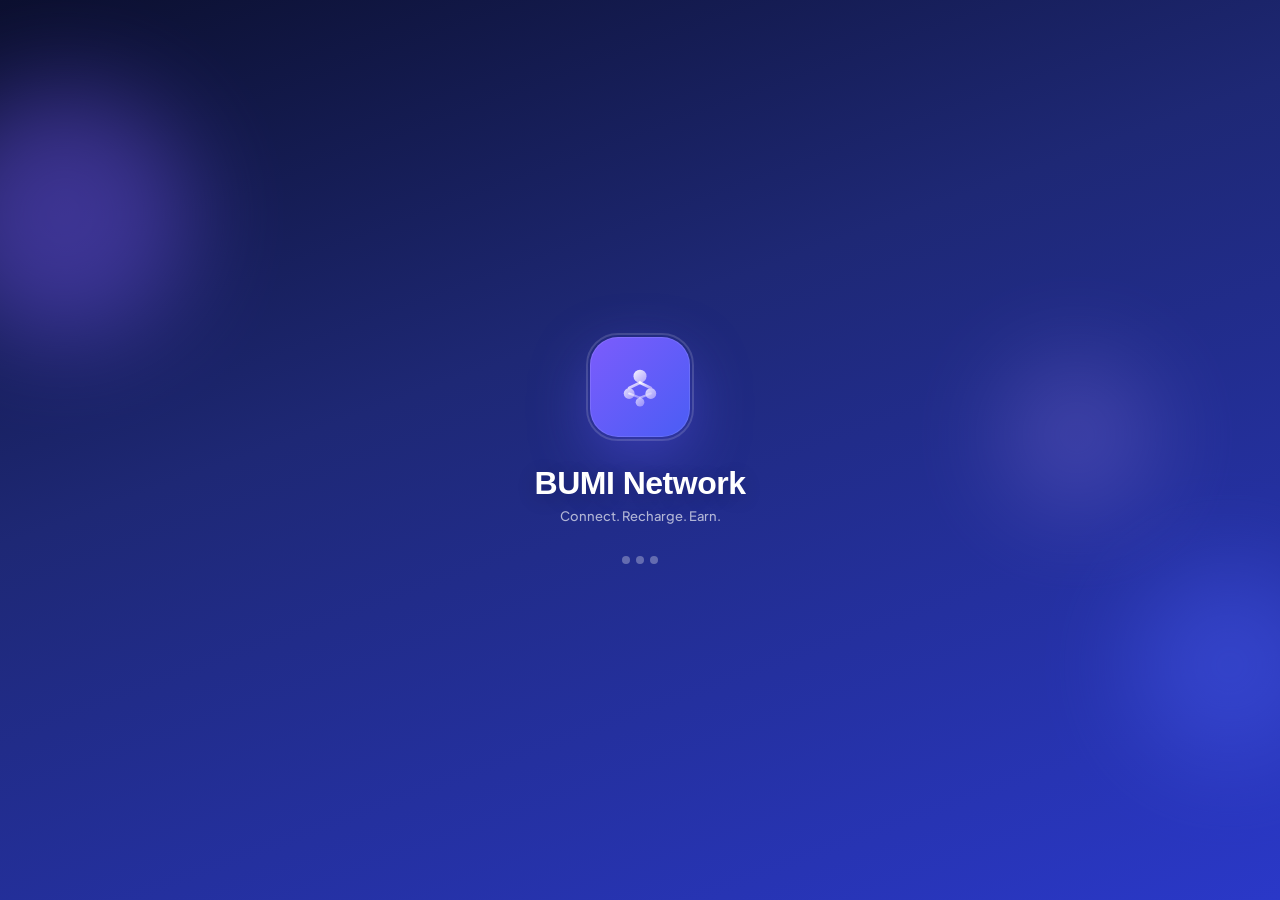
<file: index.html>
<!DOCTYPE html>
<html lang="en">
<head>
<meta charset="UTF-8">
<meta name="viewport" content="width=device-width, initial-scale=1.0, maximum-scale=1.0, user-scalable=no">
<title>BUMI Network</title>
<link rel="stylesheet" href="design-system.css">
<style>
/* ── Splash Screen ── */
#splash{position:fixed;inset:0;background:linear-gradient(160deg,var(--b1) 0%,var(--b3) 40%,var(--b4) 100%);display:flex;flex-direction:column;align-items:center;justify-content:center;z-index:9999;transition:opacity .6s var(--ease),transform .6s var(--ease)}
#splash.fade-out{opacity:0;transform:scale(1.1);pointer-events:none}
.splash-orb{position:absolute;border-radius:50%;filter:blur(50px);opacity:.4}
.splash-orb:nth-child(1){width:250px;height:250px;background:var(--b6);top:10%;left:-60px}
.splash-orb:nth-child(2){width:200px;height:200px;background:var(--b5);bottom:15%;right:-50px}
.splash-orb:nth-child(3){width:150px;height:150px;background:var(--b7);top:40%;right:10%;opacity:.25}

.splash-logo{width:100px;height:100px;border-radius:28px;background:linear-gradient(135deg,var(--b6),var(--b5));display:flex;align-items:center;justify-content:center;box-shadow:0 20px 60px rgba(100,90,255,.4),0 0 0 1px rgba(255,255,255,.1) inset;position:relative;z-index:2;margin-bottom:28px;animation:bounce-in .8s var(--ease) forwards}
.splash-logo svg{width:52px;height:52px}
.splash-logo::after{content:'';position:absolute;inset:-4px;border-radius:32px;border:2px solid rgba(255,255,255,.15);animation:pulse-glow 2s ease-in-out infinite}

.splash-name{font-family:'Clash Display',sans-serif;font-size:32px;font-weight:900;color:#fff;letter-spacing:-.5px;position:relative;z-index:2;text-shadow:0 4px 20px rgba(0,0,0,.2)}
.splash-tagline{font-size:13px;color:rgba(255,255,255,.65);margin-top:6px;position:relative;z-index:2;font-weight:500}
.splash-dots{display:flex;gap:6px;margin-top:32px;position:relative;z-index:2}
.splash-dots span{width:8px;height:8px;border-radius:50%;background:rgba(255,255,255,.3);animation:dot-pulse 1.4s ease-in-out infinite}
.splash-dots span:nth-child(2){animation-delay:.2s}
.splash-dots span:nth-child(3){animation-delay:.4s}
@keyframes dot-pulse{0%,100%{opacity:.3;transform:scale(1)}50%{opacity:1;transform:scale(1.3)}}

/* ── Auth Gate ── */
#auth-gate{display:none;flex-direction:column;min-height:100vh;background:var(--bg);position:relative;overflow:hidden}
#auth-gate.active{display:flex}
.auth-orb{position:absolute;border-radius:50%;filter:blur(60px);pointer-events:none}
.auth-orb-1{width:220px;height:220px;background:linear-gradient(135deg,var(--b5),var(--b6));top:-80px;right:-60px;opacity:.2}
.auth-orb-2{width:180px;height:180px;background:linear-gradient(135deg,var(--b6),var(--b7));bottom:-40px;left:-40px;opacity:.15}

.auth-header{padding:60px 28px 20px;text-align:center;position:relative;z-index:1}
.auth-logo{width:72px;height:72px;border-radius:22px;background:linear-gradient(135deg,var(--b6),var(--b5));display:flex;align-items:center;justify-content:center;margin:0 auto 20px;box-shadow:var(--n-shadow)}
.auth-logo svg{width:38px;height:38px}
.auth-title{font-family:'Clash Display',sans-serif;font-size:28px;font-weight:900;color:var(--txt);line-height:1.1}
.auth-sub{font-size:14px;color:var(--txt2);margin-top:8px;font-weight:500}

.auth-body{padding:0 24px 24px;flex:1;position:relative;z-index:1}
.auth-tabs{display:flex;gap:8px;margin-bottom:24px;padding:4px;background:var(--bg);border-radius:var(--r-full);box-shadow:var(--n-shadow-in)}
.auth-tab{flex:1;padding:12px;text-align:center;border-radius:var(--r-full);font-size:14px;font-weight:700;color:var(--txt2);cursor:pointer;border:none;background:transparent;transition:all .25s var(--ease);font-family:inherit}
.auth-tab.on{background:var(--surface);color:var(--b5);box-shadow:var(--n-shadow-sm)}

.auth-form{display:none;flex-direction:column;gap:16px}
.auth-form.active{display:flex}

.input-wrap{position:relative}
.input-wrap label{font-size:12px;font-weight:700;color:var(--txt2);margin-bottom:6px;display:block;padding-left:4px}
.input-wrap .n-input{padding-left:44px}
.input-icon{position:absolute;left:14px;bottom:14px;color:var(--txt3)}
.input-icon svg{width:18px;height:18px;stroke:var(--txt3);fill:none;stroke-width:2}

.auth-divider{display:flex;align-items:center;gap:12px;margin:8px 0;color:var(--txt3);font-size:12px;font-weight:600}
.auth-divider::before,.auth-divider::after{content:'';flex:1;height:1px;background:var(--border)}

.social-row{display:flex;gap:12px}
.social-btn{flex:1;display:flex;align-items:center;justify-content:center;gap:8px;padding:12px;background:var(--bg);border-radius:var(--r-sm);box-shadow:var(--n-shadow);border:none;cursor:pointer;font-size:13px;font-weight:700;color:var(--txt);transition:all .2s;font-family:inherit}
.social-btn:active{box-shadow:var(--n-shadow-in)}
.social-btn svg{width:18px;height:18px}

.auth-footer{text-align:center;padding:0 24px 32px;position:relative;z-index:1}
.auth-footer p{font-size:13px;color:var(--txt3);font-weight:500}
.auth-footer a{color:var(--b5);font-weight:700;text-decoration:none}

/* Demo badge */
.demo-badge{position:fixed;top:12px;right:12px;background:rgba(239,68,68,.1);color:var(--red);padding:4px 10px;border-radius:var(--r-full);font-size:10px;font-weight:800;z-index:200;border:1px solid rgba(239,68,68,.2)}

/* Toggle password */
.pw-toggle{position:absolute;right:14px;bottom:14px;cursor:pointer;color:var(--txt3)}
.pw-toggle svg{width:18px;height:18px;stroke:var(--txt3);fill:none;stroke-width:2}
</style>
</head>
<body>
<div class="app-wrap">

<!-- ════════════════════════════════════════════
     SPLASH SCREEN
     ════════════════════════════════════════════ -->
<div id="splash">
  <div class="splash-orb"></div>
  <div class="splash-orb"></div>
  <div class="splash-orb"></div>

  <div class="splash-logo">
    <svg viewBox="0 0 48 48" fill="none">
      <defs>
        <linearGradient id="slg" x1="0" y1="0" x2="1" y2="1">
          <stop offset="0%" stop-color="#fff" stop-opacity=".95"/>
          <stop offset="100%" stop-color="#c4b5fd" stop-opacity=".8"/>
        </linearGradient>
      </defs>
      <!-- Abstract B shape / network node -->
      <circle cx="24" cy="14" r="6" fill="url(#slg)"/>
      <circle cx="14" cy="30" r="5" fill="url(#slg)" opacity=".85"/>
      <circle cx="34" cy="30" r="5" fill="url(#slg)" opacity=".85"/>
      <circle cx="24" cy="38" r="4" fill="url(#slg)" opacity=".7"/>
      <line x1="24" y1="20" x2="14" y2="25" stroke="url(#slg)" stroke-width="2.5" stroke-linecap="round"/>
      <line x1="24" y1="20" x2="34" y2="25" stroke="url(#slg)" stroke-width="2.5" stroke-linecap="round"/>
      <line x1="14" y1="30" x2="24" y2="34" stroke="url(#slg)" stroke-width="2" stroke-linecap="round" opacity=".7"/>
      <line x1="34" y1="30" x2="24" y2="34" stroke="url(#slg)" stroke-width="2" stroke-linecap="round" opacity=".7"/>
    </svg>
  </div>
  <div class="splash-name">BUMI Network</div>
  <div class="splash-tagline">Connect. Recharge. Earn.</div>
  <div class="splash-dots"><span></span><span></span><span></span></div>
</div>

<!-- ════════════════════════════════════════════
     AUTH GATE (Login / Sign Up)
     ════════════════════════════════════════════ -->
<div id="auth-gate">
  <div class="demo-badge">DEMO MODE</div>
  <div class="auth-orb auth-orb-1"></div>
  <div class="auth-orb auth-orb-2"></div>

  <div class="auth-header">
    <div class="auth-logo">
      <svg viewBox="0 0 48 48" fill="none">
        <circle cx="24" cy="14" r="6" fill="url(#slg)"/>
        <circle cx="14" cy="30" r="5" fill="url(#slg)" opacity=".85"/>
        <circle cx="34" cy="30" r="5" fill="url(#slg)" opacity=".85"/>
        <circle cx="24" cy="38" r="4" fill="url(#slg)" opacity=".7"/>
        <line x1="24" y1="20" x2="14" y2="25" stroke="url(#slg)" stroke-width="2.5" stroke-linecap="round"/>
        <line x1="24" y1="20" x2="34" y2="25" stroke="url(#slg)" stroke-width="2.5" stroke-linecap="round"/>
        <line x1="14" y1="30" x2="24" y2="34" stroke="url(#slg)" stroke-width="2" stroke-linecap="round" opacity=".7"/>
        <line x1="34" y1="30" x2="24" y2="34" stroke="url(#slg)" stroke-width="2" stroke-linecap="round" opacity=".7"/>
      </svg>
    </div>
    <h1 class="auth-title">Welcome to<br><span class="text-gradient">BUMI Network</span></h1>
    <p class="auth-sub">Your all-in-one hub for data, airtime &amp; bills.</p>
  </div>

  <div class="auth-body">
    <div class="auth-tabs">
      <button class="auth-tab on" onclick="switchAuth('login')">Sign In</button>
      <button class="auth-tab" onclick="switchAuth('signup')">Sign Up</button>
    </div>

    <!-- LOGIN FORM -->
    <form class="auth-form active" id="form-login" onsubmit="handleLogin(event)">
      <div class="input-wrap">
        <label>Email or Phone</label>
        <div style="position:relative">
          <span class="input-icon"><svg viewBox="0 0 24 24"><path d="M4 4h16c1.1 0 2 .9 2 2v12c0 1.1-.9 2-2 2H4c-1.1 0-2-.9-2-2V6c0-1.1.9-2 2-2z"/><polyline points="22,6 12,13 2,6"/></svg></span>
          <input type="text" class="n-input" placeholder="Enter email or phone" value="demo@bumi.network">
        </div>
      </div>
      <div class="input-wrap">
        <label>Password</label>
        <div style="position:relative">
          <span class="input-icon"><svg viewBox="0 0 24 24"><rect x="3" y="11" width="18" height="11" rx="2"/><path d="M7 11V7a5 5 0 0 1 10 0v4"/></svg></span>
          <input type="password" class="n-input" placeholder="Enter password" value="password" id="login-pw">
          <span class="pw-toggle" onclick="togglePw('login-pw',this)"><svg viewBox="0 0 24 24"><path d="M1 12s4-8 11-8 11 8 11 8-4 8-11 8-11-8-11-8z"/><circle cx="12" cy="12" r="3"/></svg></span>
        </div>
      </div>
      <div style="display:flex;justify-content:space-between;align-items:center;font-size:12px">
        <label style="display:flex;align-items:center;gap:6px;cursor:pointer;font-weight:600;color:var(--txt2)">
          <input type="checkbox" checked style="accent-color:var(--b5);width:16px;height:16px"> Remember me
        </label>
        <a href="#" style="color:var(--b5);font-weight:700;text-decoration:none">Forgot?</a>
      </div>
      <button type="submit" class="btn-primary w-full" style="margin-top:4px">Sign In</button>
    </form>

    <!-- SIGNUP FORM -->
    <form class="auth-form" id="form-signup" onsubmit="handleSignup(event)">
      <div class="input-wrap">
        <label>Full Name</label>
        <div style="position:relative">
          <span class="input-icon"><svg viewBox="0 0 24 24"><path d="M20 21v-2a4 4 0 0 0-4-4H8a4 4 0 0 0-4 4v2"/><circle cx="12" cy="7" r="4"/></svg></span>
          <input type="text" class="n-input" placeholder="John Doe">
        </div>
      </div>
      <div class="input-wrap">
        <label>Email Address</label>
        <div style="position:relative">
          <span class="input-icon"><svg viewBox="0 0 24 24"><path d="M4 4h16c1.1 0 2 .9 2 2v12c0 1.1-.9 2-2 2H4c-1.1 0-2-.9-2-2V6c0-1.1.9-2 2-2z"/><polyline points="22,6 12,13 2,6"/></svg></span>
          <input type="email" class="n-input" placeholder="you@example.com">
        </div>
      </div>
      <div class="input-wrap">
        <label>Phone Number</label>
        <div style="position:relative">
          <span class="input-icon" style="font-size:14px;font-weight:800;color:var(--txt2)">🇳🇬</span>
          <input type="tel" class="n-input" placeholder="+234 801 234 5678">
        </div>
      </div>
      <div class="input-wrap">
        <label>Create Password</label>
        <div style="position:relative">
          <span class="input-icon"><svg viewBox="0 0 24 24"><rect x="3" y="11" width="18" height="11" rx="2"/><path d="M7 11V7a5 5 0 0 1 10 0v4"/></svg></span>
          <input type="password" class="n-input" placeholder="Min. 8 characters" id="signup-pw">
          <span class="pw-toggle" onclick="togglePw('signup-pw',this)"><svg viewBox="0 0 24 24"><path d="M1 12s4-8 11-8 11 8 11 8-4 8-11 8-11-8-11-8z"/><circle cx="12" cy="12" r="3"/></svg></span>
        </div>
      </div>
      <div class="input-wrap">
        <label>Referral Code <span style="font-weight:500;color:var(--txt3)">(Optional)</span></label>
        <div style="position:relative">
          <span class="input-icon"><svg viewBox="0 0 24 24"><path d="M20.84 4.61a5.5 5.5 0 0 0-7.78 0L12 5.67l-1.06-1.06a5.5 5.5 0 0 0-7.78 7.78l1.06 1.06L12 21.23l7.78-7.78 1.06-1.06a5.5 5.5 0 0 0 0-7.78z"/></svg></span>
          <input type="text" class="n-input" placeholder="Enter referral code">
        </div>
      </div>
      <label style="display:flex;align-items:flex-start;gap:8px;font-size:12px;font-weight:600;color:var(--txt2);cursor:pointer">
        <input type="checkbox" style="accent-color:var(--b5);width:16px;height:16px;margin-top:2px">
        <span>I agree to the <a href="#" style="color:var(--b5)">Terms</a> and <a href="#" style="color:var(--b5)">Privacy Policy</a></span>
      </label>
      <button type="submit" class="btn-primary w-full">Create Account</button>
    </form>

    <div class="auth-divider">or continue with</div>
    <div class="social-row">
      <button class="social-btn">
        <svg viewBox="0 0 24 24"><path d="M22.56 12.25c0-.78-.07-1.53-.2-2.25H12v4.26h5.92a5.06 5.06 0 0 1-2.2 3.32v2.77h3.57c2.08-1.92 3.28-4.74 3.28-8.1z" fill="#4285F4"/><path d="M12 23c2.97 0 5.46-.98 7.28-2.66l-3.57-2.77c-.98.66-2.23 1.06-3.71 1.06-2.86 0-5.29-1.93-6.16-4.53H2.18v2.84C3.99 20.53 7.7 23 12 23z" fill="#34A853"/><path d="M5.84 14.09c-.22-.66-.35-1.36-.35-2.09s.13-1.43.35-2.09V7.07H2.18C1.43 8.55 1 10.22 1 12s.43 3.45 1.18 4.93l2.85-2.22.81-.62z" fill="#FBBC05"/><path d="M12 5.38c1.62 0 3.06.56 4.21 1.64l3.15-3.15C17.45 2.09 14.97 1 12 1 7.7 1 3.99 3.47 2.18 7.07l3.66 2.84c.87-2.6 3.3-4.53 6.16-4.53z" fill="#EA4335"/></svg>
        Google
      </button>
      <button class="social-btn">
        <svg viewBox="0 0 24 24" fill="#1877F2"><path d="M24 12.073c0-6.627-5.373-12-12-12s-12 5.373-12 12c0 5.99 4.388 10.954 10.125 11.854v-8.385H7.078v-3.47h3.047V9.43c0-3.007 1.792-4.669 4.533-4.669 1.312 0 2.686.235 2.686.235v2.953H15.83c-1.491 0-1.956.925-1.956 1.874v2.25h3.328l-.532 3.47h-2.796v8.385C19.612 23.027 24 18.062 24 12.073z"/></svg>
        Facebook
      </button>
    </div>
  </div>

  <div class="auth-footer">
    <p id="login-footer">Don't have an account? <a href="#" onclick="switchAuth('signup')">Sign Up</a></p>
    <p id="signup-footer" style="display:none">Already have an account? <a href="#" onclick="switchAuth('login')">Sign In</a></p>
  </div>
</div>

</div><!-- .app-wrap -->

<script>
// Splash → Auth transition
setTimeout(()=>{
  document.getElementById('splash').classList.add('fade-out');
  setTimeout(()=>{
    document.getElementById('splash').style.display='none';
    document.getElementById('auth-gate').classList.add('active');
  },600);
},2500);

function switchAuth(mode){
  document.querySelectorAll('.auth-tab').forEach(t=>t.classList.remove('on'));
  document.querySelectorAll('.auth-form').forEach(f=>f.classList.remove('active'));
  document.getElementById('login-footer').style.display='none';
  document.getElementById('signup-footer').style.display='none';

  if(mode==='login'){
    document.querySelectorAll('.auth-tab')[0].classList.add('on');
    document.getElementById('form-login').classList.add('active');
    document.getElementById('login-footer').style.display='block';
  } else {
    document.querySelectorAll('.auth-tab')[1].classList.add('on');
    document.getElementById('form-signup').classList.add('active');
    document.getElementById('signup-footer').style.display='block';
  }
}

function togglePw(id,el){
  const inp=document.getElementById(id);
  inp.type=inp.type==='password'?'text':'password';
  el.innerHTML=inp.type==='password'
    ?'<svg viewBox="0 0 24 24"><path d="M1 12s4-8 11-8 11 8 11 8-4 8-11 8-11-8-11-8z"/><circle cx="12" cy="12" r="3"/></svg>'
    :'<svg viewBox="0 0 24 24"><path d="M17.94 17.94A10.07 10.07 0 0 1 12 20c-7 0-11-8-11-8a18.45 18.45 0 0 1 5.06-5.94M9.9 4.24A9.12 9.12 0 0 1 12 4c7 0 11 8 11 8a18.5 18.5 0 0 1-2.16 3.19m-6.72-1.07a3 3 0 1 1-4.24-4.24"/><line x1="1" y1="1" x2="23" y2="23"/></svg>';
}

function handleLogin(e){
  e.preventDefault();
  window.location.href='home.html';
}
function handleSignup(e){
  e.preventDefault();
  window.location.href='home.html';
}
</script>
</body>
</html>
</file>
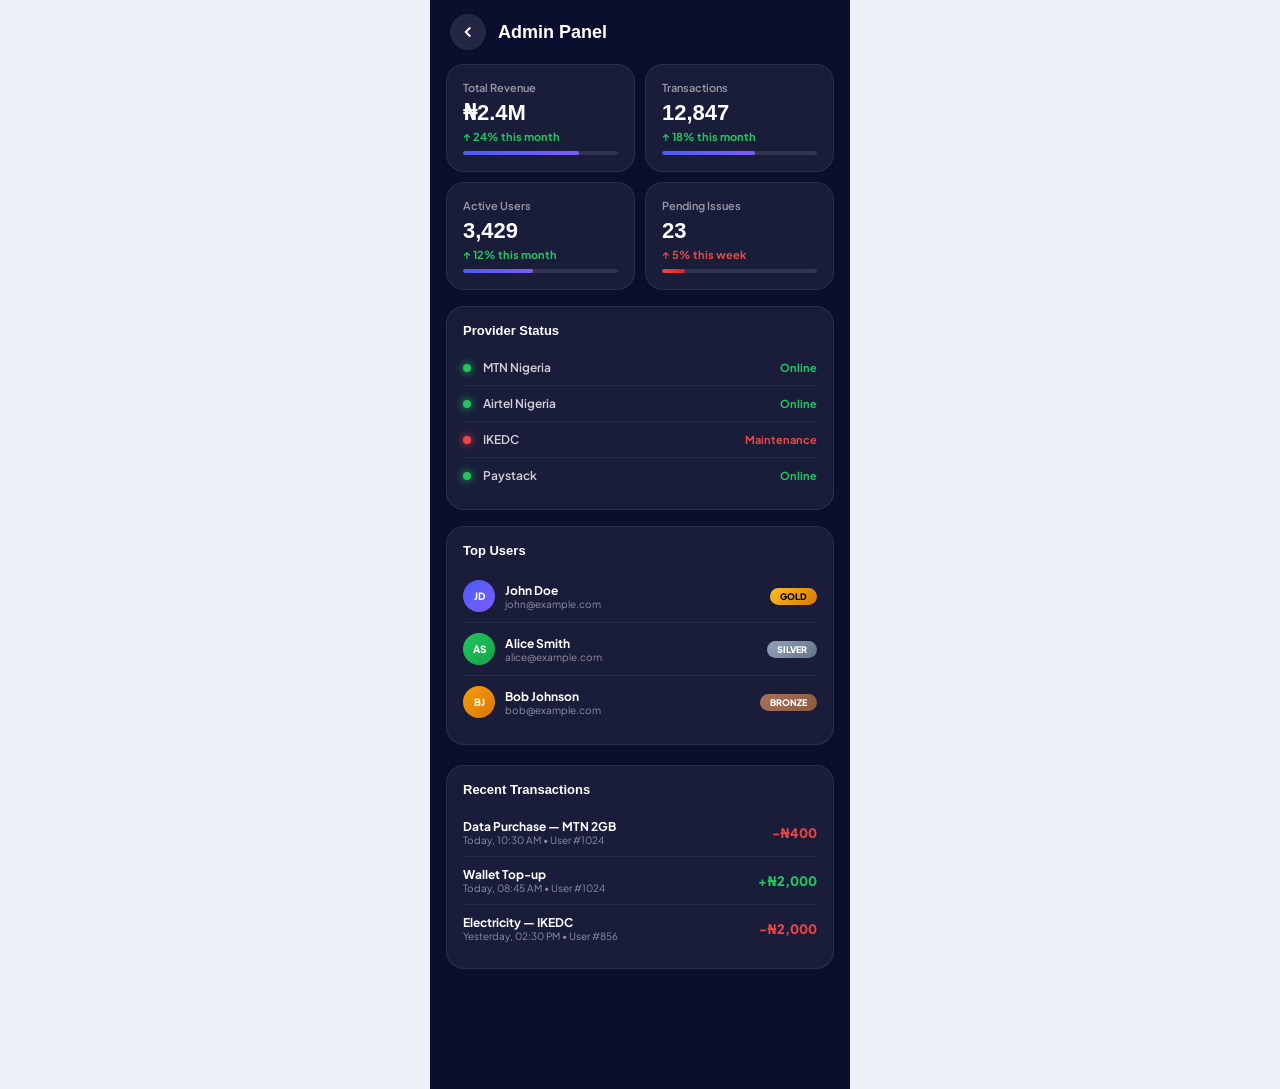
<file: admin.html>
<!DOCTYPE html>
<html lang="en">
<head>
<meta charset="UTF-8">
<meta name="viewport" content="width=device-width, initial-scale=1.0, maximum-scale=1.0, user-scalable=no">
<title>Admin — BUMI Network</title>
<link rel="stylesheet" href="design-system.css">
<style>
.admin-wrap{background:var(--b1);min-height:100vh}
.admin-sb{display:flex;align-items:center;gap:12px;padding:14px 20px}
.admin-sb h1{font-size:18px;font-weight:900;color:#fff;font-family:'Clash Display',sans-serif}
.back-btn{width:36px;height:36px;border-radius:50%;background:rgba(255,255,255,.1);display:flex;align-items:center;justify-content:center;cursor:pointer}
.back-btn svg{width:18px;height:18px;stroke:#fff}

/* Metrics */
.metrics{display:grid;grid-template-columns:repeat(2,1fr);gap:10px;padding:0 16px 16px}
.metric{background:rgba(255,255,255,.06);border-radius:var(--r-md);padding:16px;border:1px solid rgba(255,255,255,.08)}
.metric-lbl{font-size:11px;color:rgba(255,255,255,.55);font-weight:600;margin-bottom:6px}
.metric-val{font-size:22px;font-weight:900;color:#fff;font-family:'Clash Display',sans-serif}
.metric-change{font-size:11px;font-weight:700;margin-top:4px}
.metric-change.up{color:var(--green)}
.metric-change.down{color:var(--red)}
.metric-bar{height:4px;background:rgba(255,255,255,.1);border-radius:2px;margin-top:8px;overflow:hidden}
.metric-bar div{height:100%;border-radius:2px;background:linear-gradient(90deg,var(--b5),var(--b6))}

/* Provider Status */
.prov-status{margin:0 16px 16px;background:rgba(255,255,255,.06);border-radius:var(--r-md);padding:16px;border:1px solid rgba(255,255,255,.08)}
.ps-title{font-size:13px;font-weight:800;color:#fff;margin-bottom:12px;font-family:'Clash Display',sans-serif}
.ps-row{display:flex;align-items:center;gap:12px;padding:10px 0;border-bottom:1px solid rgba(255,255,255,.06)}
.ps-row:last-child{border-bottom:none}
.ps-dot{width:8px;height:8px;border-radius:50%;background:var(--green);box-shadow:0 0 8px var(--green)}
.ps-dot.off{background:var(--red);box-shadow:0 0 8px var(--red)}
.ps-name{flex:1;font-size:12px;font-weight:600;color:rgba(255,255,255,.8)}
.ps-status{font-size:11px;color:var(--green);font-weight:700}
.ps-status.off{color:var(--red)}

/* User Table */
.user-table{margin:0 16px 20px;background:rgba(255,255,255,.06);border-radius:var(--r-md);padding:16px;border:1px solid rgba(255,255,255,.08)}
.ut-title{font-size:13px;font-weight:800;color:#fff;margin-bottom:12px;font-family:'Clash Display',sans-serif}
.ut-row{display:flex;align-items:center;gap:10px;padding:10px 0;border-bottom:1px solid rgba(255,255,255,.06)}
.ut-row:last-child{border-bottom:none}
.ut-av{width:32px;height:32px;border-radius:50%;background:linear-gradient(135deg,var(--b5),var(--b6));display:flex;align-items:center;justify-content:center;font-size:10px;font-weight:800;color:#fff}
.ut-info{flex:1}
.ut-name{font-size:12px;font-weight:700;color:#fff}
.ut-email{font-size:10px;color:rgba(255,255,255,.5)}
.ut-tier{padding:3px 10px;border-radius:var(--r-full);font-size:9px;font-weight:800}
.tier-gold{background:linear-gradient(135deg,#fbbf24,#d97706);color:#000}
.tier-silver{background:linear-gradient(135deg,#94a3b8,#64748b);color:#fff}
.tier-bronze{background:linear-gradient(135deg,#a8715a,#8b5a3c);color:#fff}

/* Tx Table */
.tx-table{margin:0 16px 20px;background:rgba(255,255,255,.06);border-radius:var(--r-md);padding:16px;border:1px solid rgba(255,255,255,.08)}
.tt-row{display:flex;align-items:center;gap:10px;padding:10px 0;border-bottom:1px solid rgba(255,255,255,.06)}
.tt-row:last-child{border-bottom:none}
.tt-info{flex:1}
.tt-ttl{font-size:12px;font-weight:700;color:#fff}
.tt-dt{font-size:10px;color:rgba(255,255,255,.5)}
.tt-amt{font-size:13px;font-weight:800}
.tt-amt.cr{color:var(--green)}
.tt-amt.db{color:var(--red)}
</style>
</head>
<body>
<div class="app-wrap admin-wrap">

<div class="screen active">
  
  <div class="sc">
    <div class="admin-sb">
      <div class="back-btn" onclick="location.href='profile.html'"><svg viewBox="0 0 24 24" fill="none" stroke-width="2.5"><polyline points="15 18 9 12 15 6"/></svg></div>
      <h1>Admin Panel</h1>
    </div>

    <!-- Revenue Metrics -->
    <div class="metrics">
      <div class="metric">
        <div class="metric-lbl">Total Revenue</div>
        <div class="metric-val">₦2.4M</div>
        <div class="metric-change up">↑ 24% this month</div>
        <div class="metric-bar"><div style="width:75%"></div></div>
      </div>
      <div class="metric">
        <div class="metric-lbl">Transactions</div>
        <div class="metric-val">12,847</div>
        <div class="metric-change up">↑ 18% this month</div>
        <div class="metric-bar"><div style="width:60%"></div></div>
      </div>
      <div class="metric">
        <div class="metric-lbl">Active Users</div>
        <div class="metric-val">3,429</div>
        <div class="metric-change up">↑ 12% this month</div>
        <div class="metric-bar"><div style="width:45%"></div></div>
      </div>
      <div class="metric">
        <div class="metric-lbl">Pending Issues</div>
        <div class="metric-val">23</div>
        <div class="metric-change down">↑ 5% this week</div>
        <div class="metric-bar"><div style="width:15%;background:linear-gradient(90deg,var(--red),#dc2626)"></div></div>
      </div>
    </div>

    <!-- Provider Status -->
    <div class="prov-status">
      <div class="ps-title">Provider Status</div>
      <div class="ps-row">
        <div class="ps-dot"></div>
        <div class="ps-name">MTN Nigeria</div>
        <div class="ps-status">Online</div>
      </div>
      <div class="ps-row">
        <div class="ps-dot"></div>
        <div class="ps-name">Airtel Nigeria</div>
        <div class="ps-status">Online</div>
      </div>
      <div class="ps-row">
        <div class="ps-dot off"></div>
        <div class="ps-name">IKEDC</div>
        <div class="ps-status off">Maintenance</div>
      </div>
      <div class="ps-row">
        <div class="ps-dot"></div>
        <div class="ps-name">Paystack</div>
        <div class="ps-status">Online</div>
      </div>
    </div>

    <!-- User Management -->
    <div class="user-table">
      <div class="ut-title">Top Users</div>
      <div class="ut-row">
        <div class="ut-av">JD</div>
        <div class="ut-info"><div class="ut-name">John Doe</div><div class="ut-email">john@example.com</div></div>
        <span class="ut-tier tier-gold">GOLD</span>
      </div>
      <div class="ut-row">
        <div class="ut-av" style="background:linear-gradient(135deg,var(--green),#16a34a)">AS</div>
        <div class="ut-info"><div class="ut-name">Alice Smith</div><div class="ut-email">alice@example.com</div></div>
        <span class="ut-tier tier-silver">SILVER</span>
      </div>
      <div class="ut-row">
        <div class="ut-av" style="background:linear-gradient(135deg,var(--amber),#d97706)">BJ</div>
        <div class="ut-info"><div class="ut-name">Bob Johnson</div><div class="ut-email">bob@example.com</div></div>
        <span class="ut-tier tier-bronze">BRONZE</span>
      </div>
    </div>

    <!-- Recent Transactions -->
    <div class="tx-table">
      <div class="ut-title">Recent Transactions</div>
      <div class="tt-row">
        <div class="tt-info"><div class="tt-ttl">Data Purchase — MTN 2GB</div><div class="tt-dt">Today, 10:30 AM • User #1024</div></div>
        <div class="tt-amt db">-₦400</div>
      </div>
      <div class="tt-row">
        <div class="tt-info"><div class="tt-ttl">Wallet Top-up</div><div class="tt-dt">Today, 08:45 AM • User #1024</div></div>
        <div class="tt-amt cr">+₦2,000</div>
      </div>
      <div class="tt-row">
        <div class="tt-info"><div class="tt-ttl">Electricity — IKEDC</div><div class="tt-dt">Yesterday, 02:30 PM • User #856</div></div>
        <div class="tt-amt db">-₦2,000</div>
      </div>
    </div>
  </div>
</div>

</div>
</body>
</html>
</file>
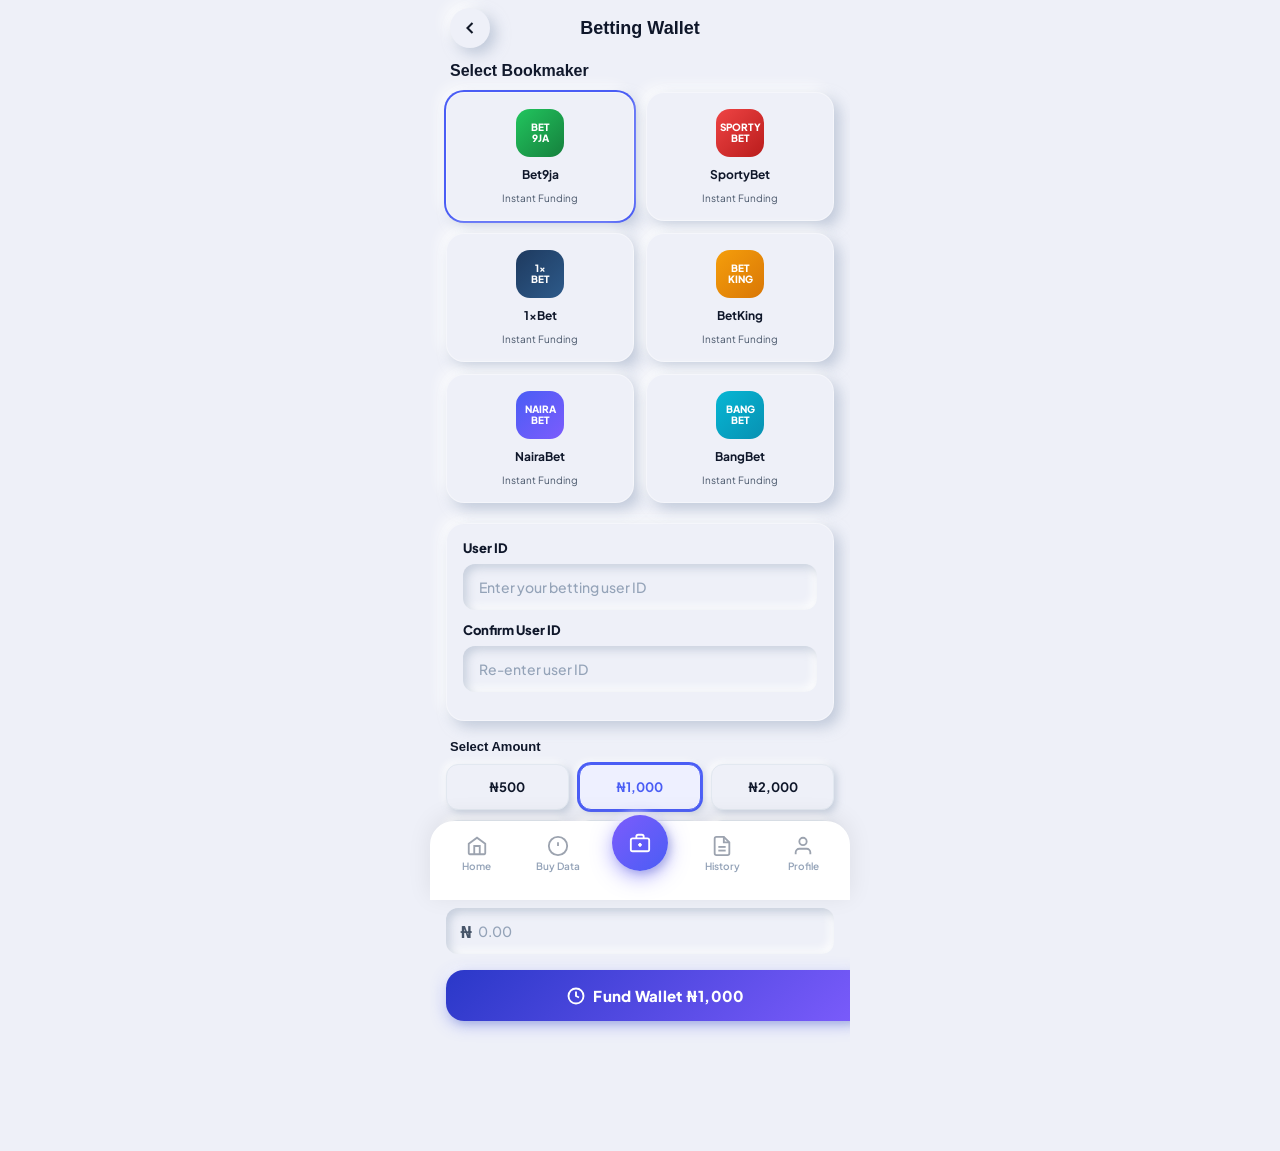
<file: betting.html>
<!DOCTYPE html>
<html lang="en">
<head>
<meta charset="UTF-8">
<meta name="viewport" content="width=device-width, initial-scale=1.0, maximum-scale=1.0, user-scalable=no">
<title>Betting — BUMI Network</title>
<link rel="stylesheet" href="design-system.css">
<style>
.topbar{display:flex;justify-content:space-between;align-items:center;padding:8px 20px 14px}
.tb-back{width:40px;height:40px;border-radius:50%;background:var(--bg);display:flex;align-items:center;justify-content:center;cursor:pointer;box-shadow:var(--n-shadow)}
.tb-title{font-size:18px;font-weight:800;color:var(--txt);font-family:'Clash Display',sans-serif}

.book-grid{display:grid;grid-template-columns:repeat(2,1fr);gap:12px;padding:0 16px 20px}
.bookmaker{background:var(--bg);border-radius:var(--r-md);padding:16px;box-shadow:var(--n-shadow);border:1px solid rgba(255,255,255,.4);cursor:pointer;transition:all .2s;display:flex;flex-direction:column;align-items:center;gap:10px}
.bookmaker:active{box-shadow:var(--n-shadow-in);transform:scale(0.97)}
.bookmaker.sel{box-shadow:0 0 0 2px var(--b5),var(--n-shadow)}
.bm-logo{width:48px;height:48px;border-radius:14px;display:flex;align-items:center;justify-content:center;font-size:10px;font-weight:900;color:#fff;text-align:center;line-height:1.1}
.bm-name{font-size:12px;font-weight:700;color:var(--txt);text-align:center}
.bm-sub{font-size:10px;color:var(--txt2);text-align:center}

.bet9ja{background:linear-gradient(135deg,#22c55e,#15803d)}
.sporty{background:linear-gradient(135deg,#ef4444,#b91c1c)}
.xbet{background:linear-gradient(135deg,#1e3a5f,#2d5a8a)}
.betking{background:linear-gradient(135deg,#f59e0b,#d97706)}
.nairabet{background:linear-gradient(135deg,#4a5df5,#7c5cfc)}
.bangbet{background:linear-gradient(135deg,#06b6d4,#0891b2)}

.form-card{margin:0 16px 18px;background:var(--bg);border-radius:var(--r-md);padding:16px;box-shadow:var(--n-shadow);border:1px solid rgba(255,255,255,.4)}
.form-card label{font-size:13px;font-weight:800;color:var(--txt);margin-bottom:8px;display:block}
.form-card .n-input{margin-bottom:12px}

.amt-title{font-size:13px;font-weight:800;color:var(--txt);margin:0 20px 10px;font-family:'Clash Display',sans-serif}
.qamts{display:grid;grid-template-columns:repeat(3,1fr);gap:10px;padding:0 16px 18px}
.qamt{background:var(--bg);border:1.5px solid var(--border);border-radius:var(--r-sm);padding:14px 4px;text-align:center;font-size:13px;font-weight:700;color:var(--txt);cursor:pointer;transition:all .15s;box-shadow:var(--n-shadow-sm)}
.qamt.sel,.qamt:hover{border-color:var(--b5);color:var(--b5);background:var(--lightblue);box-shadow:0 0 0 2px var(--b5),var(--n-shadow-sm)}

.pay-btn{margin:0 16px 30px}
</style>
</head>
<body>
<div class="app-wrap">

<div class="screen active">

  <div class="sc">
    <div class="topbar">
      <div class="tb-back" onclick="location.href='home.html'"><svg width="20" height="20" viewBox="0 0 24 24" fill="none" stroke="#111827" stroke-width="2.5"><polyline points="15 18 9 12 15 6"/></svg></div>
      <span class="tb-title">Betting Wallet</span>
      <div style="width:40px"></div>
    </div>

    <div class="sh"><span class="sh-title">Select Bookmaker</span></div>
    <div class="book-grid">
      <div class="bookmaker sel" onclick="selBook(this)">
        <div class="bm-logo bet9ja">BET<br>9JA</div>
        <div class="bm-name">Bet9ja</div>
        <div class="bm-sub">Instant Funding</div>
      </div>
      <div class="bookmaker" onclick="selBook(this)">
        <div class="bm-logo sporty">SPORTY<br>BET</div>
        <div class="bm-name">SportyBet</div>
        <div class="bm-sub">Instant Funding</div>
      </div>
      <div class="bookmaker" onclick="selBook(this)">
        <div class="bm-logo xbet">1x<br>BET</div>
        <div class="bm-name">1xBet</div>
        <div class="bm-sub">Instant Funding</div>
      </div>
      <div class="bookmaker" onclick="selBook(this)">
        <div class="bm-logo betking">BET<br>KING</div>
        <div class="bm-name">BetKing</div>
        <div class="bm-sub">Instant Funding</div>
      </div>
      <div class="bookmaker" onclick="selBook(this)">
        <div class="bm-logo nairabet">NAIRA<br>BET</div>
        <div class="bm-name">NairaBet</div>
        <div class="bm-sub">Instant Funding</div>
      </div>
      <div class="bookmaker" onclick="selBook(this)">
        <div class="bm-logo bangbet">BANG<br>BET</div>
        <div class="bm-name">BangBet</div>
        <div class="bm-sub">Instant Funding</div>
      </div>
    </div>

    <div class="form-card">
      <label>User ID</label>
      <input type="text" class="n-input" placeholder="Enter your betting user ID">
      <label>Confirm User ID</label>
      <input type="text" class="n-input" placeholder="Re-enter user ID">
    </div>

    <div class="amt-title">Select Amount</div>
    <div class="qamts">
      <div class="qamt" onclick="selAmt(this)">₦500</div>
      <div class="qamt sel" onclick="selAmt(this)">₦1,000</div>
      <div class="qamt" onclick="selAmt(this)">₦2,000</div>
      <div class="qamt" onclick="selAmt(this)">₦5,000</div>
      <div class="qamt" onclick="selAmt(this)">₦10,000</div>
      <div class="qamt" onclick="selAmt(this)">₦20,000</div>
    </div>

    <div style="margin:0 16px 16px">
      <label style="font-size:13px;font-weight:800;color:var(--txt);margin-bottom:8px;display:block">Custom Amount</label>
      <div style="position:relative">
        <span style="position:absolute;left:14px;top:50%;transform:translateY(-50%);font-weight:800;color:var(--txt2)">₦</span>
        <input type="number" class="n-input" placeholder="0.00" style="padding-left:32px">
      </div>
    </div>

    <button class="btn-primary pay-btn w-full" onclick="this.textContent='Processing...';setTimeout(()=>{this.textContent='✓ Wallet Funded!';this.style.background='var(--green)'},1500)">
      <svg width="18" height="18" viewBox="0 0 24 24" fill="none" stroke="white" stroke-width="2.5"><circle cx="12" cy="12" r="10"/><path d="M12 6v6l4 2"/></svg>
      Fund Wallet ₦1,000
    </button>
  </div>

  <div class="nav">
    <div class="ni" onclick="location.href='home.html'"><svg viewBox="0 0 24 24" fill="none" stroke="#9ca3af" stroke-width="2"><path d="M3 9.5L12 3l9 6.5V20a1 1 0 0 1-1 1H4a1 1 0 0 1-1-1z"/><polyline points="9 21 9 12 15 12 15 21"/></svg><span class="ni-lbl">Home</span></div>
    <div class="ni" onclick="location.href='buy-data.html'"><svg viewBox="0 0 24 24" fill="none" stroke="#9ca3af" stroke-width="2"><circle cx="12" cy="12" r="10"/><line x1="12" y1="8" x2="12" y2="12"/><line x1="12" y1="16" x2="12.01" y2="16"/></svg><span class="ni-lbl">Buy Data</span></div>
    <div class="ncb" onclick="location.href='wallet.html'"><svg viewBox="0 0 24 24" fill="none" stroke="white" stroke-width="2"><rect x="2" y="7" width="20" height="14" rx="2"/><path d="M16 7V5a2 2 0 0 0-2-2h-4a2 2 0 0 0-2 2v2"/><line x1="12" y1="12" x2="12" y2="16"/><line x1="10" y1="14" x2="14" y2="14"/></svg></div>
    <div class="ni" onclick="location.href='history.html'"><svg viewBox="0 0 24 24" fill="none" stroke="#9ca3af" stroke-width="2"><path d="M14 2H6a2 2 0 0 0-2 2v16a2 2 0 0 0 2 2h12a2 2 0 0 0 2-2V8z"/><polyline points="14 2 14 8 20 8"/><line x1="16" y1="13" x2="8" y2="13"/><line x1="16" y1="17" x2="8" y2="17"/></svg><span class="ni-lbl">History</span></div>
    <div class="ni" onclick="location.href='profile.html'"><svg viewBox="0 0 24 24" fill="none" stroke="#9ca3af" stroke-width="2"><path d="M20 21v-2a4 4 0 0 0-4-4H8a4 4 0 0 0-4 4v2"/><circle cx="12" cy="7" r="4"/></svg><span class="ni-lbl">Profile</span></div>
  </div>
</div>

<script>
function selBook(el){
  el.closest('.book-grid').querySelectorAll('.bookmaker').forEach(b=>b.classList.remove('sel'));
  el.classList.add('sel');
}
function selAmt(el){
  el.closest('.qamts').querySelectorAll('.qamt').forEach(a=>a.classList.remove('sel'));
  el.classList.add('sel');
}
</script>
</body>
</html>
</file>
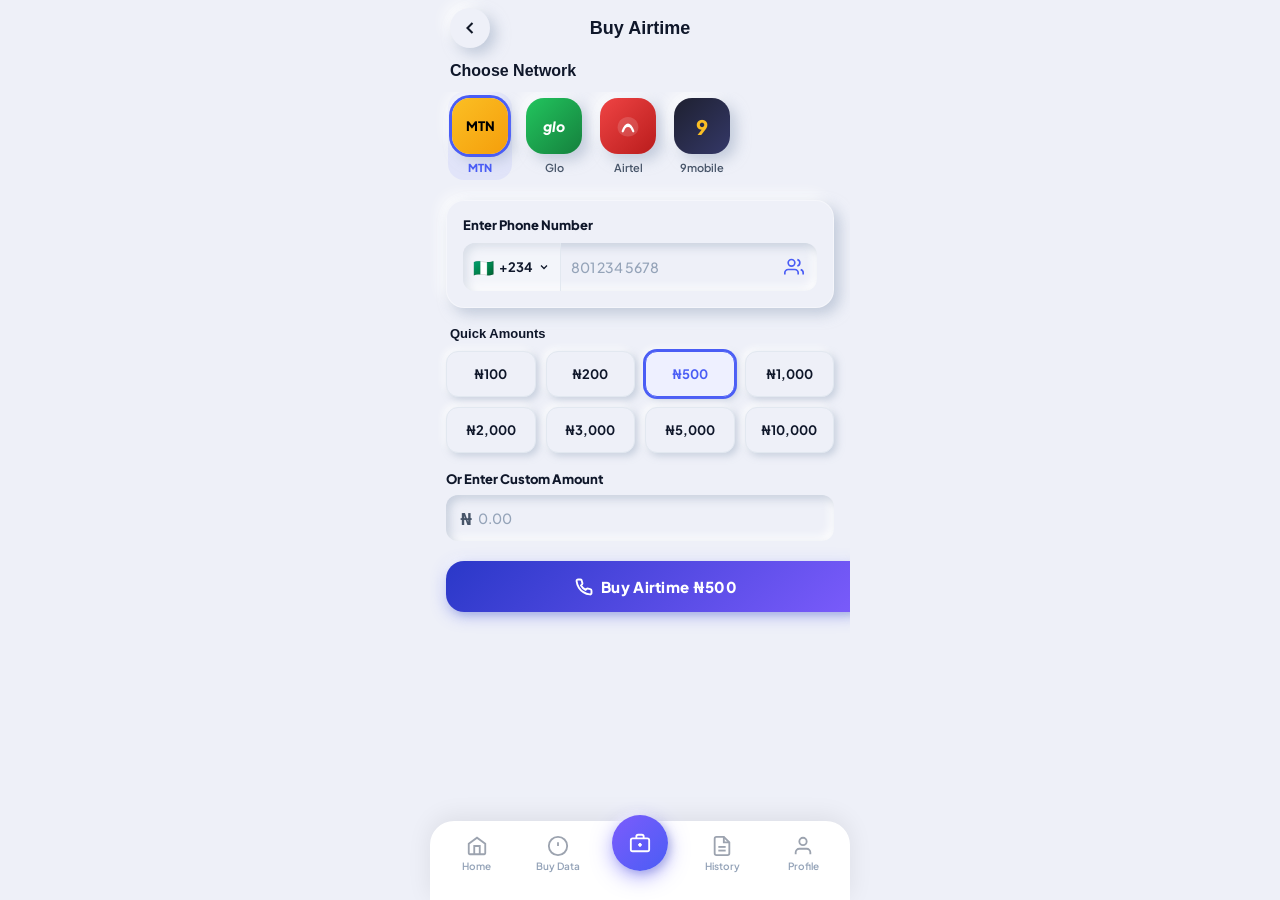
<file: buy-airtime.html>
<!DOCTYPE html>
<html lang="en">
<head>
<meta charset="UTF-8">
<meta name="viewport" content="width=device-width, initial-scale=1.0, maximum-scale=1.0, user-scalable=no">
<title>Buy Airtime — BUMI Network</title>
<link rel="stylesheet" href="design-system.css">
<style>
.topbar{display:flex;justify-content:space-between;align-items:center;padding:8px 20px 14px}
.tb-back{width:40px;height:40px;border-radius:50%;background:var(--bg);display:flex;align-items:center;justify-content:center;cursor:pointer;box-shadow:var(--n-shadow);transition:all .2s}
.tb-back:active{box-shadow:var(--n-shadow-in)}
.tb-title{font-size:18px;font-weight:800;color:var(--txt);font-family:'Clash Display',sans-serif}

.net-row{display:flex;gap:10px;padding:0 18px 20px;overflow-x:auto;scrollbar-width:none}
.net-row::-webkit-scrollbar{display:none}
.net-item{display:flex;flex-direction:column;align-items:center;gap:7px;cursor:pointer;min-width:64px;padding:6px 4px;border-radius:16px;transition:all .2s}
.net-item:active{transform:scale(0.95)}
.net-logo{width:56px;height:56px;border-radius:18px;display:flex;align-items:center;justify-content:center;box-shadow:var(--n-shadow);transition:all .2s}
.net-item.sel .net-logo{box-shadow:0 0 0 3px var(--b5),var(--n-shadow)}
.net-item.sel{background:rgba(74,93,245,.08)}
.net-lbl{font-size:11px;color:var(--txt2);font-weight:600}
.net-item.sel .net-lbl{color:var(--b5);font-weight:800}
.mtn-bg{background:linear-gradient(135deg,#fbbf24,#f59e0b)}
.glo-bg{background:linear-gradient(135deg,#22c55e,#15803d)}
.air-bg{background:linear-gradient(135deg,#ef4444,#b91c1c)}
.nin-bg{background:linear-gradient(135deg,#1e2030,#343868)}

.pi-card{margin:0 16px 18px;background:var(--bg);border-radius:var(--r-md);padding:16px;box-shadow:var(--n-shadow);border:1px solid rgba(255,255,255,.4)}
.pi-lbl{font-size:13px;font-weight:800;color:var(--txt);margin-bottom:10px}
.pi-row{display:flex;align-items:center;border-radius:var(--r-sm);overflow:hidden;box-shadow:var(--n-shadow-in);background:var(--bg)}
.pi-cc{display:flex;align-items:center;gap:5px;padding:13px 10px;border-right:1.5px solid var(--border);background:rgba(255,255,255,.3);cursor:pointer;white-space:nowrap;font-size:13px;font-weight:700;color:var(--txt)}
.pi-flag{font-size:17px}
.pi-input{flex:1;padding:13px 10px;font-size:14px;color:var(--txt);border:none;outline:none;background:transparent;font-family:inherit;font-weight:600}
.pi-input::placeholder{color:var(--txt3);font-weight:500}

.amt-title{font-size:13px;font-weight:800;color:var(--txt);margin:0 20px 10px;font-family:'Clash Display',sans-serif}
.qamts{display:grid;grid-template-columns:repeat(4,1fr);gap:10px;padding:0 16px 18px}
.qamt{background:var(--bg);border:1.5px solid var(--border);border-radius:var(--r-sm);padding:14px 4px;text-align:center;font-size:13px;font-weight:700;color:var(--txt);cursor:pointer;transition:all .15s;box-shadow:var(--n-shadow-sm)}
.qamt.sel,.qamt:hover{border-color:var(--b5);color:var(--b5);background:var(--lightblue);box-shadow:0 0 0 2px var(--b5),var(--n-shadow-sm)}
.qamt:active{box-shadow:var(--n-shadow-in)}

.custom-amt{margin:0 16px 20px}
.custom-amt label{font-size:13px;font-weight:800;color:var(--txt);margin-bottom:8px;display:block}

.pay-btn{margin:0 16px 30px}
</style>
</head>
<body>
<div class="app-wrap">

<div class="screen active">
  
  <div class="sc">
    <div class="topbar">
      <div class="tb-back" onclick="location.href='home.html'"><svg width="20" height="20" viewBox="0 0 24 24" fill="none" stroke="#111827" stroke-width="2.5"><polyline points="15 18 9 12 15 6"/></svg></div>
      <span class="tb-title">Buy Airtime</span>
      <div style="width:40px"></div>
    </div>

    <div class="sh"><span class="sh-title">Choose Network</span></div>
    <div class="net-row">
      <div class="net-item sel" onclick="selNet(this)">
        <div class="net-logo mtn-bg"><span style="font-size:13px;font-weight:900;color:#000">MTN</span></div>
        <span class="net-lbl">MTN</span>
      </div>
      <div class="net-item" onclick="selNet(this)">
        <div class="net-logo glo-bg"><span style="font-size:14px;font-weight:900;color:#fff;font-style:italic">glo</span></div>
        <span class="net-lbl">Glo</span>
      </div>
      <div class="net-item" onclick="selNet(this)">
        <div class="net-logo air-bg">
          <svg width="26" height="26" viewBox="0 0 40 40" fill="none">
            <path d="M20 6 C10 6 4 14 4 22 C4 30 10 36 20 36 C30 36 36 30 36 22 C36 14 30 6 20 6 Z" fill="rgba(255,255,255,.15)"/>
            <path d="M12 28 Q20 8 28 28" stroke="white" stroke-width="3.5" fill="none" stroke-linecap="round"/>
            <path d="M15 22 Q20 18 25 22" stroke="white" stroke-width="3" fill="none" stroke-linecap="round"/>
          </svg>
        </div>
        <span class="net-lbl">Airtel</span>
      </div>
      <div class="net-item" onclick="selNet(this)">
        <div class="net-logo nin-bg"><span style="font-size:20px;font-weight:900;color:#fbbf24">9</span></div>
        <span class="net-lbl">9mobile</span>
      </div>
    </div>

    <div class="pi-card">
      <div class="pi-lbl">Enter Phone Number</div>
      <div class="pi-row">
        <div class="pi-cc"><span class="pi-flag">🇳🇬</span><span>+234</span><svg width="12" height="12" viewBox="0 0 24 24" fill="none" stroke="currentColor" stroke-width="2.5"><polyline points="6 9 12 15 18 9"/></svg></div>
        <input class="pi-input" type="tel" placeholder="801 234 5678">
        <div class="pi-ic" style="padding:0 13px;color:var(--b5);display:flex"><svg width="20" height="20" viewBox="0 0 24 24" fill="none" stroke="currentColor" stroke-width="2"><path d="M17 21v-2a4 4 0 0 0-4-4H5a4 4 0 0 0-4 4v2"/><circle cx="9" cy="7" r="4"/><path d="M23 21v-2a4 4 0 0 0-3-3.87M16 3.13a4 4 0 0 1 0 7.75"/></svg></div>
      </div>
    </div>

    <div class="amt-title">Quick Amounts</div>
    <div class="qamts">
      <div class="qamt" onclick="selAmt(this)">₦100</div>
      <div class="qamt" onclick="selAmt(this)">₦200</div>
      <div class="qamt sel" onclick="selAmt(this)">₦500</div>
      <div class="qamt" onclick="selAmt(this)">₦1,000</div>
      <div class="qamt" onclick="selAmt(this)">₦2,000</div>
      <div class="qamt" onclick="selAmt(this)">₦3,000</div>
      <div class="qamt" onclick="selAmt(this)">₦5,000</div>
      <div class="qamt" onclick="selAmt(this)">₦10,000</div>
    </div>

    <div class="custom-amt">
      <label>Or Enter Custom Amount</label>
      <div style="position:relative">
        <span style="position:absolute;left:14px;top:50%;transform:translateY(-50%);font-weight:800;color:var(--txt2)">₦</span>
        <input type="number" class="n-input" placeholder="0.00" style="padding-left:32px">
      </div>
    </div>

    <button class="btn-primary pay-btn w-full" onclick="this.textContent='Processing...';setTimeout(()=>{this.textContent='✓ Airtime Sent!';this.style.background='var(--green)'},1500)">
      <svg width="18" height="18" viewBox="0 0 24 24" fill="none" stroke="white" stroke-width="2.5"><path d="M22 16.92v3a2 2 0 0 1-2.18 2 19.79 19.79 0 0 1-8.63-3.07 19.5 19.5 0 0 1-6-6 19.79 19.79 0 0 1-3.07-8.67A2 2 0 0 1 4.11 2h3a2 2 0 0 1 2 1.72c.127.96.361 1.903.7 2.81a2 2 0 0 1-.45 2.11L8.09 9.91a16 16 0 0 0 6 6l1.27-1.27a2 2 0 0 1 2.11-.45c.907.339 1.85.573 2.81.7A2 2 0 0 1 22 16.92z"/></svg>
      Buy Airtime ₦500
    </button>
  </div>

  <div class="nav">
    <div class="ni" onclick="location.href='home.html'"><svg viewBox="0 0 24 24" fill="none" stroke="#9ca3af" stroke-width="2"><path d="M3 9.5L12 3l9 6.5V20a1 1 0 0 1-1 1H4a1 1 0 0 1-1-1z"/><polyline points="9 21 9 12 15 12 15 21"/></svg><span class="ni-lbl">Home</span></div>
    <div class="ni" onclick="location.href='buy-data.html'"><svg viewBox="0 0 24 24" fill="none" stroke="#9ca3af" stroke-width="2"><circle cx="12" cy="12" r="10"/><line x1="12" y1="8" x2="12" y2="12"/><line x1="12" y1="16" x2="12.01" y2="16"/></svg><span class="ni-lbl">Buy Data</span></div>
    <div class="ncb" onclick="location.href='wallet.html'"><svg viewBox="0 0 24 24" fill="none" stroke="white" stroke-width="2"><rect x="2" y="7" width="20" height="14" rx="2"/><path d="M16 7V5a2 2 0 0 0-2-2h-4a2 2 0 0 0-2 2v2"/><line x1="12" y1="12" x2="12" y2="16"/><line x1="10" y1="14" x2="14" y2="14"/></svg></div>
    <div class="ni" onclick="location.href='history.html'"><svg viewBox="0 0 24 24" fill="none" stroke="#9ca3af" stroke-width="2"><path d="M14 2H6a2 2 0 0 0-2 2v16a2 2 0 0 0 2 2h12a2 2 0 0 0 2-2V8z"/><polyline points="14 2 14 8 20 8"/><line x1="16" y1="13" x2="8" y2="13"/><line x1="16" y1="17" x2="8" y2="17"/></svg><span class="ni-lbl">History</span></div>
    <div class="ni" onclick="location.href='profile.html'"><svg viewBox="0 0 24 24" fill="none" stroke="#9ca3af" stroke-width="2"><path d="M20 21v-2a4 4 0 0 0-4-4H8a4 4 0 0 0-4 4v2"/><circle cx="12" cy="7" r="4"/></svg><span class="ni-lbl">Profile</span></div>
  </div>
</div>

<script>
function selNet(el){
  el.closest('.net-row').querySelectorAll('.net-item').forEach(n=>n.classList.remove('sel'));
  el.classList.add('sel');
}
function selAmt(el){
  el.closest('.qamts').querySelectorAll('.qamt').forEach(a=>a.classList.remove('sel'));
  el.classList.add('sel');
}
</script>
</body>
</html>
</file>
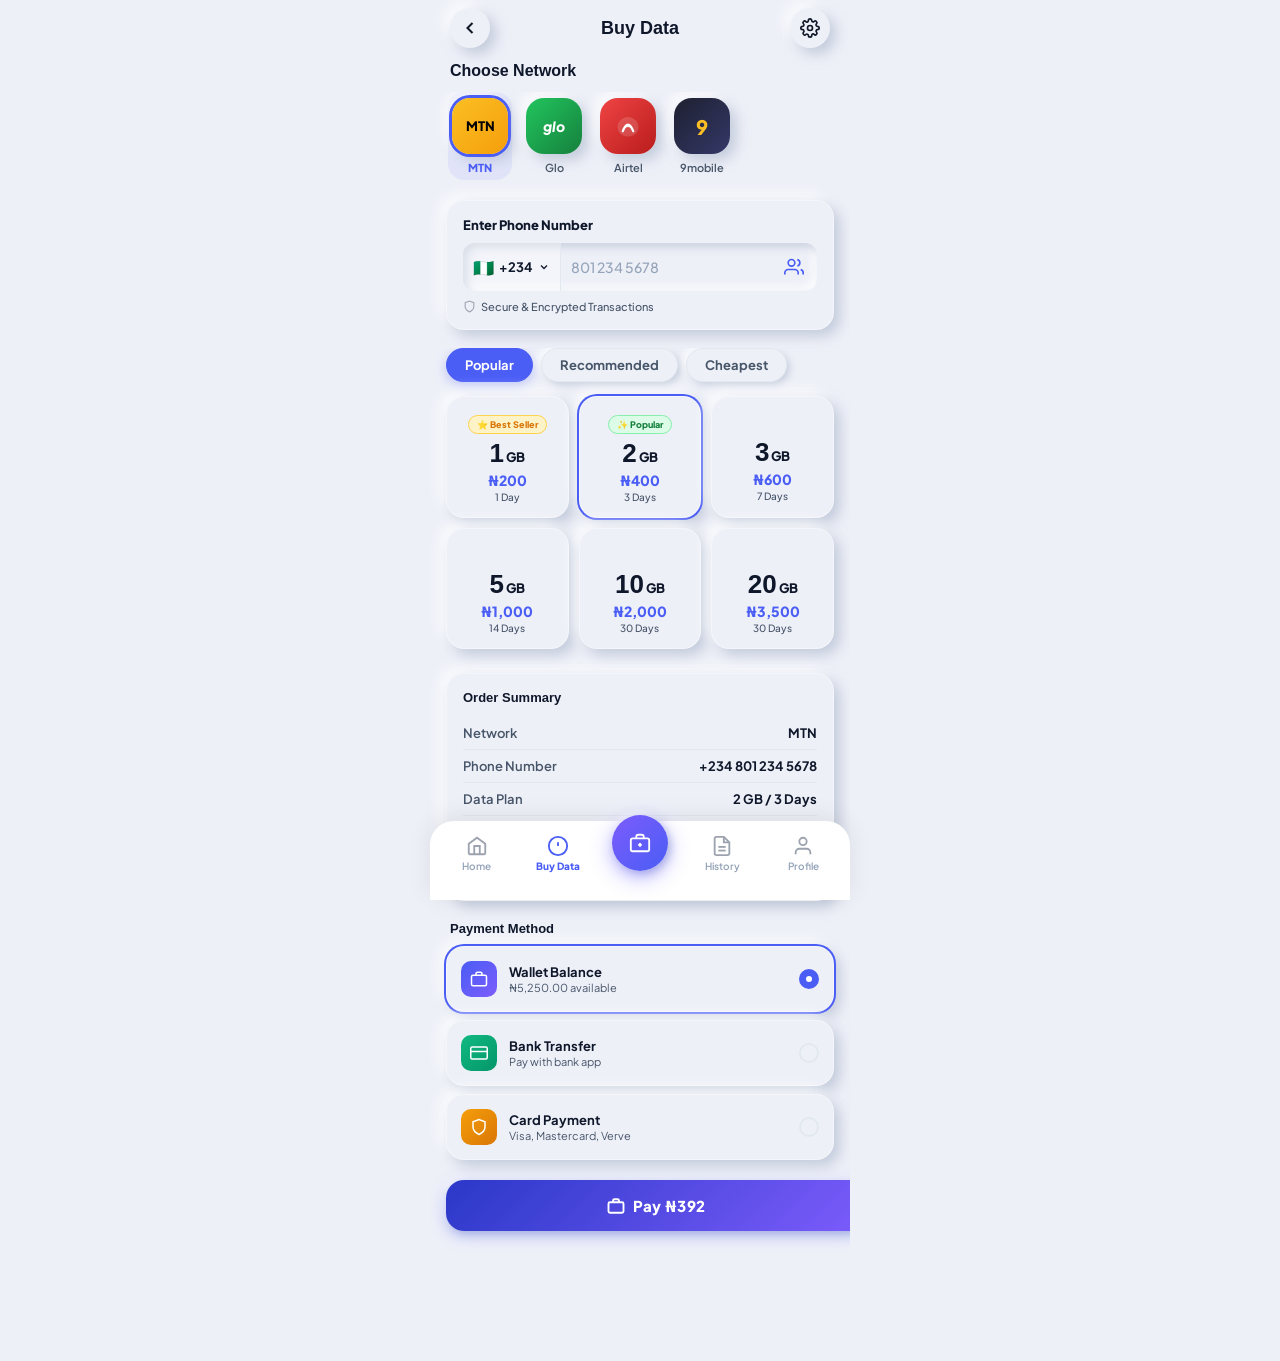
<file: buy-data.html>
<!DOCTYPE html>
<html lang="en">
<head>
<meta charset="UTF-8">
<meta name="viewport" content="width=device-width, initial-scale=1.0, maximum-scale=1.0, user-scalable=no">
<title>Buy Data — BUMI Network</title>
<link rel="stylesheet" href="design-system.css">
<style>
/* Topbar */
.topbar{display:flex;justify-content:space-between;align-items:center;padding:8px 20px 14px}
.tb-back{width:40px;height:40px;border-radius:50%;background:var(--bg);display:flex;align-items:center;justify-content:center;cursor:pointer;box-shadow:var(--n-shadow);transition:all .2s}
.tb-back:active{box-shadow:var(--n-shadow-in)}
.tb-title{font-size:18px;font-weight:800;color:var(--txt);font-family:'Clash Display',sans-serif}
.tb-icon{width:40px;height:40px;border-radius:50%;background:var(--bg);display:flex;align-items:center;justify-content:center;cursor:pointer;box-shadow:var(--n-shadow)}

/* Network Selector */
.net-row{display:flex;gap:10px;padding:0 18px 20px;overflow-x:auto;scrollbar-width:none}
.net-row::-webkit-scrollbar{display:none}
.net-item{display:flex;flex-direction:column;align-items:center;gap:7px;cursor:pointer;min-width:64px;padding:6px 4px;border-radius:16px;transition:all .2s}
.net-item:active{transform:scale(0.95)}
.net-logo{width:56px;height:56px;border-radius:18px;display:flex;align-items:center;justify-content:center;box-shadow:var(--n-shadow);transition:all .2s}
.net-item.sel .net-logo{box-shadow:0 0 0 3px var(--b5),var(--n-shadow)}
.net-item.sel{background:rgba(74,93,245,.08)}
.net-lbl{font-size:11px;color:var(--txt2);font-weight:600}
.net-item.sel .net-lbl{color:var(--b5);font-weight:800}

/* Network backgrounds */
.mtn-bg{background:linear-gradient(135deg,#fbbf24,#f59e0b)}
.glo-bg{background:linear-gradient(135deg,#22c55e,#15803d)}
.air-bg{background:linear-gradient(135deg,#ef4444,#b91c1c)}
.nin-bg{background:linear-gradient(135deg,#1e2030,#343868)}

/* Phone Input */
.pi-card{margin:0 16px 18px;background:var(--bg);border-radius:var(--r-md);padding:16px;box-shadow:var(--n-shadow);border:1px solid rgba(255,255,255,.4)}
.pi-lbl{font-size:13px;font-weight:800;color:var(--txt);margin-bottom:10px}
.pi-row{display:flex;align-items:center;border-radius:var(--r-sm);overflow:hidden;box-shadow:var(--n-shadow-in);background:var(--bg)}
.pi-cc{display:flex;align-items:center;gap:5px;padding:13px 10px;border-right:1.5px solid var(--border);background:rgba(255,255,255,.3);cursor:pointer;white-space:nowrap;font-size:13px;font-weight:700;color:var(--txt)}
.pi-flag{font-size:17px}
.pi-input{flex:1;padding:13px 10px;font-size:14px;color:var(--txt);border:none;outline:none;background:transparent;font-family:inherit;font-weight:600}
.pi-input::placeholder{color:var(--txt3);font-weight:500}
.pi-ic{padding:0 13px;color:var(--b5);display:flex}
.pi-secure{display:flex;align-items:center;gap:5px;margin-top:9px;font-size:11px;color:var(--txt2);font-weight:500}

/* Plan Tabs */
.ptabs{display:flex;gap:8px;padding:0 16px 14px;overflow-x:auto;scrollbar-width:none}
.ptabs::-webkit-scrollbar{display:none}
.ptab{padding:8px 18px;border-radius:var(--r-full);font-size:13px;font-weight:700;cursor:pointer;white-space:nowrap;border:1.5px solid var(--border);color:var(--txt2);background:var(--bg);box-shadow:var(--n-shadow-sm);transition:all .2s;font-family:inherit}
.ptab.on{background:var(--b5);color:#fff;border-color:var(--b5);box-shadow:0 4px 12px rgba(74,93,245,.3)}

/* Plans Grid */
.plans{display:grid;grid-template-columns:repeat(3,1fr);gap:10px;padding:0 16px 24px}
.plan{background:var(--bg);border-radius:var(--r-md);padding:14px 10px;text-align:center;box-shadow:var(--n-shadow);border:1px solid rgba(255,255,255,.4);cursor:pointer;position:relative;transition:all .2s}
.plan:active{box-shadow:var(--n-shadow-in);transform:scale(0.97)}
.plan.sel{box-shadow:0 0 0 2px var(--b5),var(--n-shadow)}
.plan-badge{display:inline-flex;align-items:center;gap:3px;border-radius:20px;padding:3px 8px;font-size:9px;font-weight:800;margin-bottom:6px}
.badge-bs{background:#fef3c7;color:#d97706;border:1px solid #fcd34d}
.badge-pop{background:#dcfce7;color:#15803d;border:1px solid #86efac}
.plan-sz{font-size:26px;font-weight:900;color:var(--txt);line-height:1;font-family:'Clash Display',sans-serif}
.plan-unit{font-size:13px;font-weight:800;color:var(--txt)}
.plan-price{font-size:14px;font-weight:900;color:var(--b5);margin:5px 0 2px}
.plan-val{font-size:10px;color:var(--txt2);font-weight:500}

/* Order Summary */
.osum{margin:0 16px 20px;background:var(--bg);border-radius:var(--r-md);padding:16px;box-shadow:var(--n-shadow);border:1px solid rgba(255,255,255,.4)}
.osum-title{font-size:13px;font-weight:800;color:var(--txt);margin-bottom:12px;font-family:'Clash Display',sans-serif}
.osum-row{display:flex;justify-content:space-between;padding:8px 0;border-bottom:1px solid var(--border);font-size:13px}
.osum-row:last-child{border-bottom:none}
.osum-row .l{color:var(--txt2);font-weight:600}
.osum-row .r{color:var(--txt);font-weight:700}
.osum-row.total .l,.osum-row.total .r{font-size:15px;font-weight:900;color:var(--txt)}

/* Payment Method */
.pmt{margin:0 16px 20px}
.pmt-title{font-size:13px;font-weight:800;color:var(--txt);margin-bottom:10px;padding-left:4px;font-family:'Clash Display',sans-serif}
.pmt-opt{display:flex;align-items:center;gap:12px;padding:14px;background:var(--bg);border-radius:var(--r-md);box-shadow:var(--n-shadow);border:1px solid rgba(255,255,255,.4);margin-bottom:8px;cursor:pointer;transition:all .2s}
.pmt-opt:active{box-shadow:var(--n-shadow-in)}
.pmt-opt.sel{box-shadow:0 0 0 2px var(--b5),var(--n-shadow)}
.pmt-ic{width:36px;height:36px;border-radius:10px;display:flex;align-items:center;justify-content:center;background:linear-gradient(135deg,var(--b5),var(--b6))}
.pmt-ic svg{width:18px;height:18px;stroke:#fff;fill:none;stroke-width:2}
.pmt-info{flex:1}
.pmt-name{font-size:13px;font-weight:700;color:var(--txt)}
.pmt-sub{font-size:11px;color:var(--txt2);margin-top:1px}
.pmt-check{width:20px;height:20px;border-radius:50%;border:2px solid var(--border);display:flex;align-items:center;justify-content:center;transition:all .2s}
.pmt-opt.sel .pmt-check{background:var(--b5);border-color:var(--b5)}
.pmt-opt.sel .pmt-check::after{content:'';width:6px;height:6px;border-radius:50%;background:#fff}

/* Pay Button */
.pay-btn{margin:0 16px 30px}
</style>
</head>
<body>
<div class="app-wrap">

<div class="screen active">
  
  <div class="sc">
    <!-- Topbar -->
    <div class="topbar">
      <div class="tb-back" onclick="location.href='home.html'"><svg width="20" height="20" viewBox="0 0 24 24" fill="none" stroke="#111827" stroke-width="2.5"><polyline points="15 18 9 12 15 6"/></svg></div>
      <span class="tb-title">Buy Data</span>
      <div class="tb-icon"><svg width="20" height="20" viewBox="0 0 24 24" fill="none" stroke="#111827" stroke-width="2"><circle cx="12" cy="12" r="3"/><path d="M19.4 15a1.65 1.65 0 0 0 .33 1.82l.06.06a2 2 0 0 1-2.83 2.83l-.06-.06a1.65 1.65 0 0 0-1.82-.33 1.65 1.65 0 0 0-1 1.51V21a2 2 0 0 1-4 0v-.09A1.65 1.65 0 0 0 9 19.4a1.65 1.65 0 0 0-1.82.33l-.06.06a2 2 0 0 1-2.83-2.83l.06-.06A1.65 1.65 0 0 0 4.68 15a1.65 1.65 0 0 0-1.51-1H3a2 2 0 0 1 0-4h.09A1.65 1.65 0 0 0 4.6 9a1.65 1.65 0 0 0-.33-1.82l-.06-.06a2 2 0 0 1 2.83-2.83l.06.06A1.65 1.65 0 0 0 9 4.68a1.65 1.65 0 0 0 1-1.51V3a2 2 0 0 1 4 0v.09a1.65 1.65 0 0 0 1 1.51 1.65 1.65 0 0 0 1.82-.33l.06-.06a2 2 0 0 1 2.83 2.83l-.06.06A1.65 1.65 0 0 0 19.4 9a1.65 1.65 0 0 0 1.51 1H21a2 2 0 0 1 0 4h-.09a1.65 1.65 0 0 0-1.51 1z"/></svg></div>
    </div>

    <!-- Network Selector -->
    <div class="sh"><span class="sh-title">Choose Network</span></div>
    <div class="net-row">
      <div class="net-item sel" onclick="selNet(this)">
        <div class="net-logo mtn-bg"><span style="font-size:13px;font-weight:900;color:#000">MTN</span></div>
        <span class="net-lbl">MTN</span>
      </div>
      <div class="net-item" onclick="selNet(this)">
        <div class="net-logo glo-bg"><span style="font-size:14px;font-weight:900;color:#fff;font-style:italic">glo</span></div>
        <span class="net-lbl">Glo</span>
      </div>
      <div class="net-item" onclick="selNet(this)">
        <div class="net-logo air-bg">
          <svg width="26" height="26" viewBox="0 0 40 40" fill="none">
            <path d="M20 6 C10 6 4 14 4 22 C4 30 10 36 20 36 C30 36 36 30 36 22 C36 14 30 6 20 6 Z" fill="rgba(255,255,255,.15)"/>
            <path d="M12 28 Q20 8 28 28" stroke="white" stroke-width="3.5" fill="none" stroke-linecap="round"/>
            <path d="M15 22 Q20 18 25 22" stroke="white" stroke-width="3" fill="none" stroke-linecap="round"/>
          </svg>
        </div>
        <span class="net-lbl">Airtel</span>
      </div>
      <div class="net-item" onclick="selNet(this)">
        <div class="net-logo nin-bg">
          <span style="font-size:20px;font-weight:900;color:#fbbf24">9</span>
        </div>
        <span class="net-lbl">9mobile</span>
      </div>
    </div>

    <!-- Phone Input -->
    <div class="pi-card">
      <div class="pi-lbl">Enter Phone Number</div>
      <div class="pi-row">
        <div class="pi-cc">
          <span class="pi-flag">🇳🇬</span>
          <span>+234</span>
          <svg width="12" height="12" viewBox="0 0 24 24" fill="none" stroke="currentColor" stroke-width="2.5"><polyline points="6 9 12 15 18 9"/></svg>
        </div>
        <input class="pi-input" type="tel" placeholder="801 234 5678">
        <div class="pi-ic">
          <svg width="20" height="20" viewBox="0 0 24 24" fill="none" stroke="currentColor" stroke-width="2"><path d="M17 21v-2a4 4 0 0 0-4-4H5a4 4 0 0 0-4 4v2"/><circle cx="9" cy="7" r="4"/><path d="M23 21v-2a4 4 0 0 0-3-3.87M16 3.13a4 4 0 0 1 0 7.75"/></svg>
        </div>
      </div>
      <div class="pi-secure">
        <svg width="13" height="13" viewBox="0 0 24 24" fill="none" stroke="#9ca3af" stroke-width="2"><path d="M12 22s8-4 8-10V5l-8-3-8 3v7c0 6 8 10 8 10z"/></svg>
        Secure & Encrypted Transactions
      </div>
    </div>

    <!-- Plan Tabs -->
    <div class="ptabs">
      <div class="ptab on" onclick="selPtab(this)">Popular</div>
      <div class="ptab" onclick="selPtab(this)">Recommended</div>
      <div class="ptab" onclick="selPtab(this)">Cheapest</div>
    </div>

    <!-- Plans -->
    <div class="plans">
      <div class="plan" onclick="selPlan(this)">
        <div class="plan-badge badge-bs">⭐ Best Seller</div>
        <div><span class="plan-sz">1</span><span class="plan-unit"> GB</span></div>
        <div class="plan-price">₦200</div>
        <div class="plan-val">1 Day</div>
      </div>
      <div class="plan sel" onclick="selPlan(this)">
        <div class="plan-badge badge-pop">✨ Popular</div>
        <div><span class="plan-sz">2</span><span class="plan-unit"> GB</span></div>
        <div class="plan-price">₦400</div>
        <div class="plan-val">3 Days</div>
      </div>
      <div class="plan" onclick="selPlan(this)">
        <div style="height:22px;margin-bottom:6px"></div>
        <div><span class="plan-sz">3</span><span class="plan-unit"> GB</span></div>
        <div class="plan-price">₦600</div>
        <div class="plan-val">7 Days</div>
      </div>
      <div class="plan" onclick="selPlan(this)">
        <div style="height:22px;margin-bottom:6px"></div>
        <div><span class="plan-sz">5</span><span class="plan-unit"> GB</span></div>
        <div class="plan-price">₦1,000</div>
        <div class="plan-val">14 Days</div>
      </div>
      <div class="plan" onclick="selPlan(this)">
        <div style="height:22px;margin-bottom:6px"></div>
        <div><span class="plan-sz">10</span><span class="plan-unit"> GB</span></div>
        <div class="plan-price">₦2,000</div>
        <div class="plan-val">30 Days</div>
      </div>
      <div class="plan" onclick="selPlan(this)">
        <div style="height:22px;margin-bottom:6px"></div>
        <div><span class="plan-sz">20</span><span class="plan-unit"> GB</span></div>
        <div class="plan-price">₦3,500</div>
        <div class="plan-val">30 Days</div>
      </div>
    </div>

    <!-- Order Summary -->
    <div class="osum">
      <div class="osum-title">Order Summary</div>
      <div class="osum-row"><span class="l">Network</span><span class="r">MTN</span></div>
      <div class="osum-row"><span class="l">Phone Number</span><span class="r">+234 801 234 5678</span></div>
      <div class="osum-row"><span class="l">Data Plan</span><span class="r">2 GB / 3 Days</span></div>
      <div class="osum-row"><span class="l">Cashback (2%)</span><span class="r" style="color:var(--green)">-₦8</span></div>
      <div class="osum-row total"><span class="l">Total</span><span class="r">₦392</span></div>
    </div>

    <!-- Payment Method -->
    <div class="pmt">
      <div class="pmt-title">Payment Method</div>
      <div class="pmt-opt sel" onclick="selPmt(this)">
        <div class="pmt-ic"><svg viewBox="0 0 24 24"><rect x="2" y="7" width="20" height="14" rx="2"/><path d="M16 7V5a2 2 0 0 0-2-2h-4a2 2 0 0 0-2 2v2"/></svg></div>
        <div class="pmt-info"><div class="pmt-name">Wallet Balance</div><div class="pmt-sub">₦5,250.00 available</div></div>
        <div class="pmt-check"></div>
      </div>
      <div class="pmt-opt" onclick="selPmt(this)">
        <div class="pmt-ic" style="background:linear-gradient(135deg,#10b981,#059669)"><svg viewBox="0 0 24 24"><rect x="1" y="4" width="22" height="16" rx="2"/><line x1="1" y1="10" x2="23" y2="10"/></svg></div>
        <div class="pmt-info"><div class="pmt-name">Bank Transfer</div><div class="pmt-sub">Pay with bank app</div></div>
        <div class="pmt-check"></div>
      </div>
      <div class="pmt-opt" onclick="selPmt(this)">
        <div class="pmt-ic" style="background:linear-gradient(135deg,#f59e0b,#d97706)"><svg viewBox="0 0 24 24"><path d="M12 22s8-4 8-10V5l-8-3-8 3v7c0 6 8 10 8 10z"/></svg></div>
        <div class="pmt-info"><div class="pmt-name">Card Payment</div><div class="pmt-sub">Visa, Mastercard, Verve</div></div>
        <div class="pmt-check"></div>
      </div>
    </div>

    <!-- Pay Button -->
    <button class="btn-primary pay-btn w-full" onclick="this.textContent='Processing...';setTimeout(()=>{this.textContent='✓ Purchase Successful!';this.style.background='var(--green)'},1500)">
      <svg width="18" height="18" viewBox="0 0 24 24" fill="none" stroke="white" stroke-width="2.5"><rect x="2" y="7" width="20" height="14" rx="2"/><path d="M16 7V5a2 2 0 0 0-2-2h-4a2 2 0 0 0-2 2v2"/></svg>
      Pay ₦392
    </button>
  </div>

  <!-- Bottom Nav -->
  <div class="nav">
    <div class="ni" onclick="location.href='home.html'"><svg viewBox="0 0 24 24" fill="none" stroke="#9ca3af" stroke-width="2"><path d="M3 9.5L12 3l9 6.5V20a1 1 0 0 1-1 1H4a1 1 0 0 1-1-1z"/><polyline points="9 21 9 12 15 12 15 21"/></svg><span class="ni-lbl">Home</span></div>
    <div class="ni on" onclick="location.href='buy-data.html'"><svg viewBox="0 0 24 24" fill="none" stroke="#4a5df5" stroke-width="2"><circle cx="12" cy="12" r="10"/><line x1="12" y1="8" x2="12" y2="12"/><line x1="12" y1="16" x2="12.01" y2="16"/></svg><span class="ni-lbl" style="color:#4a5df5">Buy Data</span></div>
    <div class="ncb" onclick="location.href='wallet.html'"><svg viewBox="0 0 24 24" fill="none" stroke="white" stroke-width="2"><rect x="2" y="7" width="20" height="14" rx="2"/><path d="M16 7V5a2 2 0 0 0-2-2h-4a2 2 0 0 0-2 2v2"/><line x1="12" y1="12" x2="12" y2="16"/><line x1="10" y1="14" x2="14" y2="14"/></svg></div>
    <div class="ni" onclick="location.href='history.html'"><svg viewBox="0 0 24 24" fill="none" stroke="#9ca3af" stroke-width="2"><path d="M14 2H6a2 2 0 0 0-2 2v16a2 2 0 0 0 2 2h12a2 2 0 0 0 2-2V8z"/><polyline points="14 2 14 8 20 8"/><line x1="16" y1="13" x2="8" y2="13"/><line x1="16" y1="17" x2="8" y2="17"/></svg><span class="ni-lbl">History</span></div>
    <div class="ni" onclick="location.href='profile.html'"><svg viewBox="0 0 24 24" fill="none" stroke="#9ca3af" stroke-width="2"><path d="M20 21v-2a4 4 0 0 0-4-4H8a4 4 0 0 0-4 4v2"/><circle cx="12" cy="7" r="4"/></svg><span class="ni-lbl">Profile</span></div>
  </div>
</div>

<script>
function selNet(el){
  el.closest('.net-row').querySelectorAll('.net-item').forEach(n=>n.classList.remove('sel'));
  el.classList.add('sel');
}
function selPtab(el){
  el.closest('.ptabs').querySelectorAll('.ptab').forEach(t=>t.classList.remove('on'));
  el.classList.add('on');
}
function selPlan(el){
  el.closest('.plans').querySelectorAll('.plan').forEach(p=>p.classList.remove('sel'));
  el.classList.add('sel');
}
function selPmt(el){
  el.closest('.pmt').querySelectorAll('.pmt-opt').forEach(p=>p.classList.remove('sel'));
  el.classList.add('sel');
}
</script>
</body>
</html>
</file>
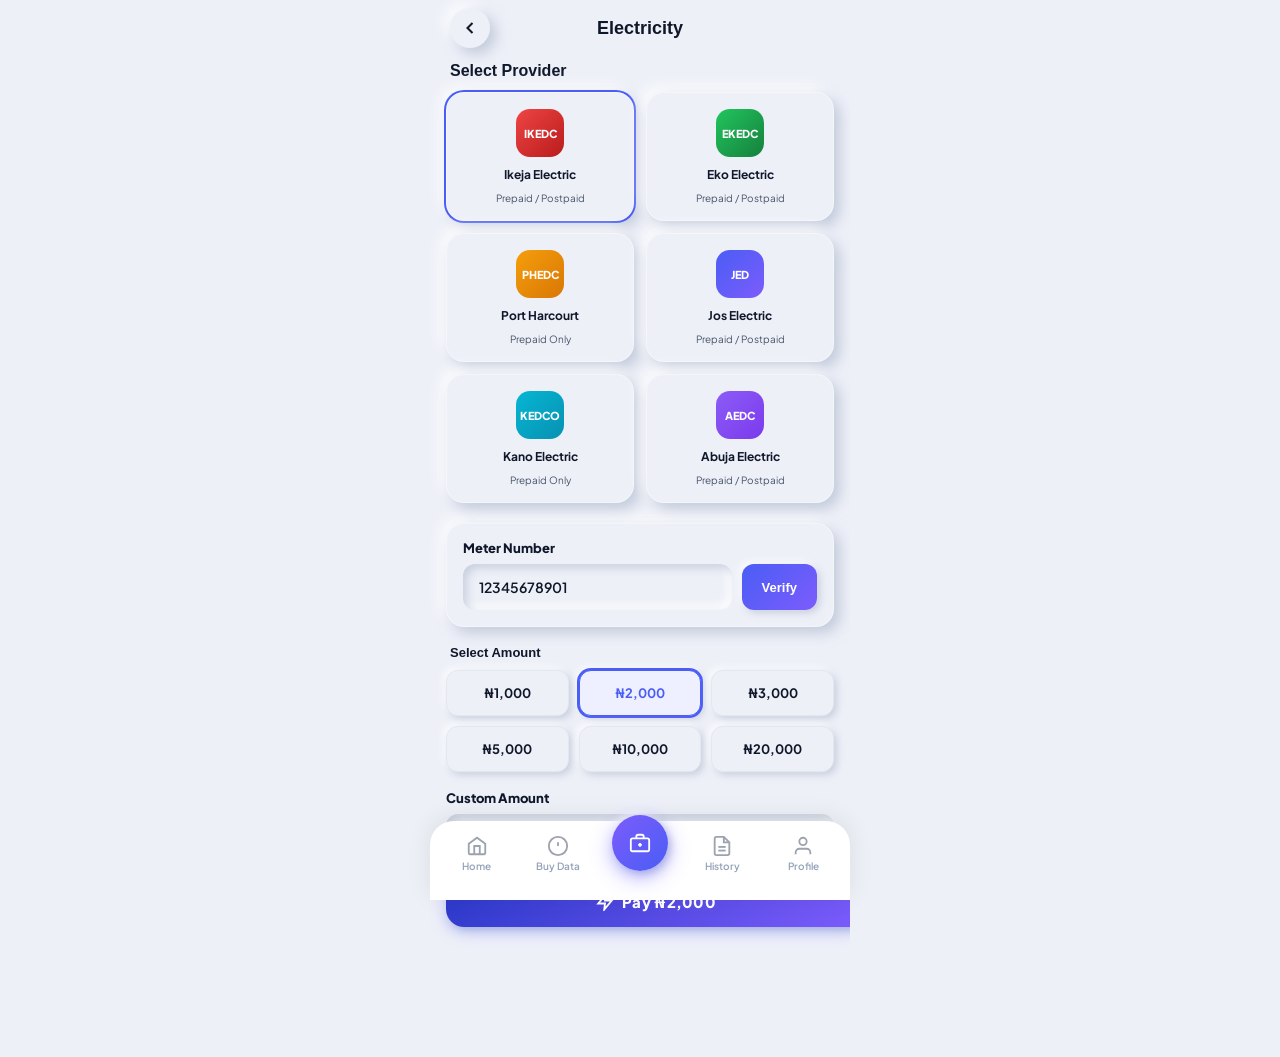
<file: electricity.html>
<!DOCTYPE html>
<html lang="en">
<head>
<meta charset="UTF-8">
<meta name="viewport" content="width=device-width, initial-scale=1.0, maximum-scale=1.0, user-scalable=no">
<title>Electricity — BUMI Network</title>
<link rel="stylesheet" href="design-system.css">
<style>
.topbar{display:flex;justify-content:space-between;align-items:center;padding:8px 20px 14px}
.tb-back{width:40px;height:40px;border-radius:50%;background:var(--bg);display:flex;align-items:center;justify-content:center;cursor:pointer;box-shadow:var(--n-shadow)}
.tb-title{font-size:18px;font-weight:800;color:var(--txt);font-family:'Clash Display',sans-serif}

.provider-grid{display:grid;grid-template-columns:repeat(2,1fr);gap:12px;padding:0 16px 20px}
.provider{background:var(--bg);border-radius:var(--r-md);padding:16px;box-shadow:var(--n-shadow);border:1px solid rgba(255,255,255,.4);cursor:pointer;transition:all .2s;display:flex;flex-direction:column;align-items:center;gap:10px}
.provider:active{box-shadow:var(--n-shadow-in);transform:scale(0.97)}
.provider.sel{box-shadow:0 0 0 2px var(--b5),var(--n-shadow)}
.prov-logo{width:48px;height:48px;border-radius:14px;display:flex;align-items:center;justify-content:center;font-size:11px;font-weight:900;color:#fff}
.prov-name{font-size:12px;font-weight:700;color:var(--txt);text-align:center}
.prov-sub{font-size:10px;color:var(--txt2);text-align:center}

.ikedc{background:linear-gradient(135deg,#ef4444,#b91c1c)}
.ekedc{background:linear-gradient(135deg,#22c55e,#15803d)}
.phedc{background:linear-gradient(135deg,#f59e0b,#d97706)}
.jed{background:linear-gradient(135deg,#4a5df5,#7c5cfc)}
.kedco{background:linear-gradient(135deg,#06b6d4,#0891b2)}
.aedc{background:linear-gradient(135deg,#8b5cf6,#7c3aed)}

.meter-card{margin:0 16px 18px;background:var(--bg);border-radius:var(--r-md);padding:16px;box-shadow:var(--n-shadow);border:1px solid rgba(255,255,255,.4)}
.meter-card label{font-size:13px;font-weight:800;color:var(--txt);margin-bottom:8px;display:block}
.meter-row{display:flex;gap:10px}
.meter-row .n-input{flex:1}
.verify-btn{padding:14px 20px;background:linear-gradient(135deg,var(--b5),var(--b6));color:#fff;border:none;border-radius:var(--r-sm);font-size:13px;font-weight:800;cursor:pointer;box-shadow:var(--n-shadow-sm);white-space:nowrap}
.verify-btn:active{box-shadow:var(--n-shadow-in)}

.customer-preview{margin:0 16px 18px;background:linear-gradient(135deg,#dcfce7,#bbf7d0);border-radius:var(--r-md);padding:14px 16px;display:none;align-items:center;gap:12px;border:1px solid #86efac}
.customer-preview.show{display:flex}
.cust-av{width:40px;height:40px;border-radius:50%;background:var(--green);display:flex;align-items:center;justify-content:center;color:#fff;font-size:14px;font-weight:800}
.cust-info{flex:1}
.cust-name{font-size:13px;font-weight:700;color:var(--txt)}
.cust-addr{font-size:11px;color:var(--txt2);margin-top:2px}

.amt-title{font-size:13px;font-weight:800;color:var(--txt);margin:0 20px 10px;font-family:'Clash Display',sans-serif}
.qamts{display:grid;grid-template-columns:repeat(3,1fr);gap:10px;padding:0 16px 18px}
.qamt{background:var(--bg);border:1.5px solid var(--border);border-radius:var(--r-sm);padding:14px 4px;text-align:center;font-size:13px;font-weight:700;color:var(--txt);cursor:pointer;transition:all .15s;box-shadow:var(--n-shadow-sm)}
.qamt.sel,.qamt:hover{border-color:var(--b5);color:var(--b5);background:var(--lightblue);box-shadow:0 0 0 2px var(--b5),var(--n-shadow-sm)}

.pay-btn{margin:0 16px 30px}
</style>
</head>
<body>
<div class="app-wrap">

<div class="screen active">
  
  <div class="sc">
    <div class="topbar">
      <div class="tb-back" onclick="location.href='home.html'"><svg width="20" height="20" viewBox="0 0 24 24" fill="none" stroke="#111827" stroke-width="2.5"><polyline points="15 18 9 12 15 6"/></svg></div>
      <span class="tb-title">Electricity</span>
      <div style="width:40px"></div>
    </div>

    <div class="sh"><span class="sh-title">Select Provider</span></div>
    <div class="provider-grid">
      <div class="provider sel" onclick="selProv(this)">
        <div class="prov-logo ikedc">IKEDC</div>
        <div class="prov-name">Ikeja Electric</div>
        <div class="prov-sub">Prepaid / Postpaid</div>
      </div>
      <div class="provider" onclick="selProv(this)">
        <div class="prov-logo ekedc">EKEDC</div>
        <div class="prov-name">Eko Electric</div>
        <div class="prov-sub">Prepaid / Postpaid</div>
      </div>
      <div class="provider" onclick="selProv(this)">
        <div class="prov-logo phedc">PHEDC</div>
        <div class="prov-name">Port Harcourt</div>
        <div class="prov-sub">Prepaid Only</div>
      </div>
      <div class="provider" onclick="selProv(this)">
        <div class="prov-logo jed">JED</div>
        <div class="prov-name">Jos Electric</div>
        <div class="prov-sub">Prepaid / Postpaid</div>
      </div>
      <div class="provider" onclick="selProv(this)">
        <div class="prov-logo kedco">KEDCO</div>
        <div class="prov-name">Kano Electric</div>
        <div class="prov-sub">Prepaid Only</div>
      </div>
      <div class="provider" onclick="selProv(this)">
        <div class="prov-logo aedc">AEDC</div>
        <div class="prov-name">Abuja Electric</div>
        <div class="prov-sub">Prepaid / Postpaid</div>
      </div>
    </div>

    <div class="meter-card">
      <label>Meter Number</label>
      <div class="meter-row">
        <input type="text" class="n-input" placeholder="Enter meter number" value="12345678901">
        <button class="verify-btn" onclick="document.querySelector('.customer-preview').classList.add('show')">Verify</button>
      </div>
    </div>

    <div class="customer-preview">
      <div class="cust-av">JD</div>
      <div class="cust-info">
        <div class="cust-name">John Doe</div>
        <div class="cust-addr">12 Admiralty Way, Lekki Phase 1, Lagos</div>
      </div>
      <svg width="18" height="18" viewBox="0 0 24 24" fill="none" stroke="var(--green)" stroke-width="3"><polyline points="20 6 9 17 4 12"/></svg>
    </div>

    <div class="amt-title">Select Amount</div>
    <div class="qamts">
      <div class="qamt" onclick="selAmt(this)">₦1,000</div>
      <div class="qamt sel" onclick="selAmt(this)">₦2,000</div>
      <div class="qamt" onclick="selAmt(this)">₦3,000</div>
      <div class="qamt" onclick="selAmt(this)">₦5,000</div>
      <div class="qamt" onclick="selAmt(this)">₦10,000</div>
      <div class="qamt" onclick="selAmt(this)">₦20,000</div>
    </div>

    <div style="margin:0 16px 16px">
      <label style="font-size:13px;font-weight:800;color:var(--txt);margin-bottom:8px;display:block">Custom Amount</label>
      <div style="position:relative">
        <span style="position:absolute;left:14px;top:50%;transform:translateY(-50%);font-weight:800;color:var(--txt2)">₦</span>
        <input type="number" class="n-input" placeholder="0.00" style="padding-left:32px">
      </div>
    </div>

    <button class="btn-primary pay-btn w-full" onclick="this.textContent='Processing...';setTimeout(()=>{this.textContent='✓ Token Generated!';this.style.background='var(--green)'},1500)">
      <svg width="18" height="18" viewBox="0 0 24 24" fill="none" stroke="white" stroke-width="2.5"><path d="M13 2L3 14h9l-1 8 10-12h-9l1-8z"/></svg>
      Pay ₦2,000
    </button>
  </div>

  <div class="nav">
    <div class="ni" onclick="location.href='home.html'"><svg viewBox="0 0 24 24" fill="none" stroke="#9ca3af" stroke-width="2"><path d="M3 9.5L12 3l9 6.5V20a1 1 0 0 1-1 1H4a1 1 0 0 1-1-1z"/><polyline points="9 21 9 12 15 12 15 21"/></svg><span class="ni-lbl">Home</span></div>
    <div class="ni" onclick="location.href='buy-data.html'"><svg viewBox="0 0 24 24" fill="none" stroke="#9ca3af" stroke-width="2"><circle cx="12" cy="12" r="10"/><line x1="12" y1="8" x2="12" y2="12"/><line x1="12" y1="16" x2="12.01" y2="16"/></svg><span class="ni-lbl">Buy Data</span></div>
    <div class="ncb" onclick="location.href='wallet.html'"><svg viewBox="0 0 24 24" fill="none" stroke="white" stroke-width="2"><rect x="2" y="7" width="20" height="14" rx="2"/><path d="M16 7V5a2 2 0 0 0-2-2h-4a2 2 0 0 0-2 2v2"/><line x1="12" y1="12" x2="12" y2="16"/><line x1="10" y1="14" x2="14" y2="14"/></svg></div>
    <div class="ni" onclick="location.href='history.html'"><svg viewBox="0 0 24 24" fill="none" stroke="#9ca3af" stroke-width="2"><path d="M14 2H6a2 2 0 0 0-2 2v16a2 2 0 0 0 2 2h12a2 2 0 0 0 2-2V8z"/><polyline points="14 2 14 8 20 8"/><line x1="16" y1="13" x2="8" y2="13"/><line x1="16" y1="17" x2="8" y2="17"/></svg><span class="ni-lbl">History</span></div>
    <div class="ni" onclick="location.href='profile.html'"><svg viewBox="0 0 24 24" fill="none" stroke="#9ca3af" stroke-width="2"><path d="M20 21v-2a4 4 0 0 0-4-4H8a4 4 0 0 0-4 4v2"/><circle cx="12" cy="7" r="4"/></svg><span class="ni-lbl">Profile</span></div>
  </div>
</div>

<script>
function selProv(el){
  el.closest('.provider-grid').querySelectorAll('.provider').forEach(p=>p.classList.remove('sel'));
  el.classList.add('sel');
}
function selAmt(el){
  el.closest('.qamts').querySelectorAll('.qamt').forEach(a=>a.classList.remove('sel'));
  el.classList.add('sel');
}
</script>
</body>
</html>
</file>
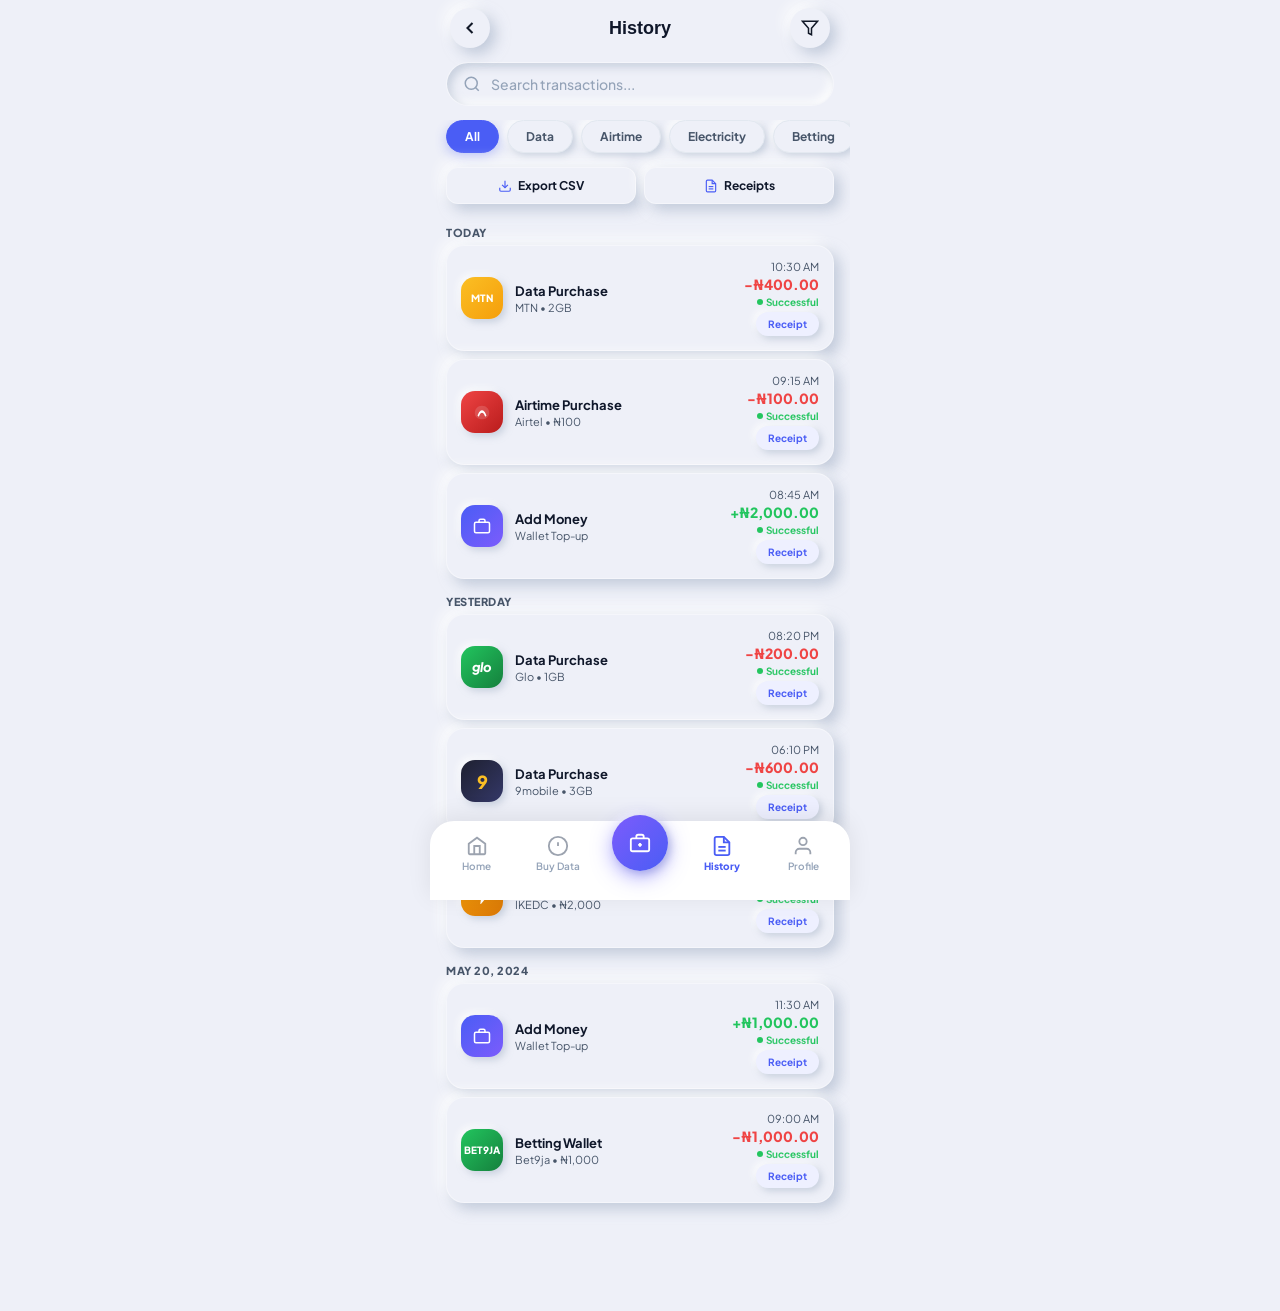
<file: history.html>
<!DOCTYPE html>
<html lang="en">
<head>
<meta charset="UTF-8">
<meta name="viewport" content="width=device-width, initial-scale=1.0, maximum-scale=1.0, user-scalable=no">
<title>History — BUMI Network</title>
<link rel="stylesheet" href="design-system.css">
<style>
.topbar{display:flex;justify-content:space-between;align-items:center;padding:8px 20px 14px}
.tb-back{width:40px;height:40px;border-radius:50%;background:var(--bg);display:flex;align-items:center;justify-content:center;cursor:pointer;box-shadow:var(--n-shadow)}
.tb-title{font-size:18px;font-weight:800;color:var(--txt);font-family:'Clash Display',sans-serif}
.tb-icon{width:40px;height:40px;border-radius:50%;background:var(--bg);display:flex;align-items:center;justify-content:center;cursor:pointer;box-shadow:var(--n-shadow)}

/* Search */
.search-wrap{padding:0 16px 14px}
.search-box{display:flex;align-items:center;gap:10px;padding:12px 16px;background:var(--bg);border-radius:var(--r-full);box-shadow:var(--n-shadow-in);border:1px solid rgba(255,255,255,.4)}
.search-box svg{width:18px;height:18px;stroke:var(--txt3);fill:none;stroke-width:2;flex-shrink:0}
.search-box input{flex:1;border:none;outline:none;background:transparent;font-size:14px;font-weight:600;color:var(--txt);font-family:inherit}
.search-box input::placeholder{color:var(--txt3);font-weight:500}

/* Filter Tabs */
.ftabs{display:flex;gap:8px;padding:0 16px 14px;overflow-x:auto;scrollbar-width:none}
.ftabs::-webkit-scrollbar{display:none}
.ftab{padding:8px 18px;border-radius:var(--r-full);font-size:12px;font-weight:700;cursor:pointer;white-space:nowrap;border:1.5px solid var(--border);color:var(--txt2);background:var(--bg);box-shadow:var(--n-shadow-sm);transition:all .2s;font-family:inherit}
.ftab.on{background:var(--b5);color:#fff;border-color:var(--b5);box-shadow:0 4px 12px rgba(74,93,245,.3)}

/* Export Buttons */
.export-row{display:flex;gap:8px;padding:0 16px 14px}
.export-btn{flex:1;padding:10px;background:var(--bg);border-radius:var(--r-sm);box-shadow:var(--n-shadow);border:none;font-size:12px;font-weight:700;color:var(--txt);cursor:pointer;display:flex;align-items:center;justify-content:center;gap:6px;transition:all .2s;font-family:inherit;border:1px solid rgba(255,255,255,.4)}
.export-btn:active{box-shadow:var(--n-shadow-in)}
.export-btn svg{width:14px;height:14px;stroke:var(--b5);fill:none;stroke-width:2}

/* History Groups */
.hgrp{padding:0 16px;margin-bottom:4px}
.hgrp-lbl{font-size:11px;font-weight:800;color:var(--txt2);padding:8px 0 6px;letter-spacing:.5px;text-transform:uppercase}
.hi{display:flex;align-items:center;gap:12px;background:var(--bg);border-radius:var(--r-md);padding:14px;margin-bottom:8px;box-shadow:var(--n-shadow);border:1px solid rgba(255,255,255,.4);cursor:pointer;transition:all .2s}
.hi:active{box-shadow:var(--n-shadow-in);transform:scale(0.98)}
.hi-logo{width:42px;height:42px;border-radius:14px;display:flex;align-items:center;justify-content:center;font-size:11px;font-weight:900;color:#fff;flex-shrink:0;box-shadow:var(--n-shadow-sm)}
.hi-info{flex:1}
.hi-ttl{font-size:13px;font-weight:700;color:var(--txt)}
.hi-sub{font-size:11px;color:var(--txt2);margin-top:2px}
.hi-r{text-align:right}
.hi-time{font-size:11px;color:var(--txt2);margin-bottom:2px}
.hi-amt{font-size:14px;font-weight:900}
.hi-amt.db{color:var(--red)}
.hi-amt.cr{color:var(--green)}
.hi-st{display:flex;align-items:center;justify-content:flex-end;gap:3px;font-size:10px;color:var(--green);font-weight:700;margin-top:3px}
.hi-st::before{content:'';width:6px;height:6px;border-radius:50%;background:var(--green);display:inline-block}

/* Receipt Button */
.rcpt-btn{padding:6px 12px;background:var(--lightblue);color:var(--b5);border:none;border-radius:var(--r-sm);font-size:10px;font-weight:700;cursor:pointer;box-shadow:var(--n-shadow-sm);margin-top:4px;transition:all .2s;font-family:inherit}
.rcpt-btn:active{box-shadow:var(--n-shadow-in)}
</style>
</head>
<body>
<div class="app-wrap">

<div class="screen active">

  <div class="sc">
    <div class="topbar">
      <div class="tb-back" onclick="location.href='home.html'"><svg width="20" height="20" viewBox="0 0 24 24" fill="none" stroke="#111827" stroke-width="2.5"><polyline points="15 18 9 12 15 6"/></svg></div>
      <span class="tb-title">History</span>
      <div class="tb-icon"><svg width="18" height="18" viewBox="0 0 24 24" fill="none" stroke="#111827" stroke-width="2"><polygon points="22 3 2 3 10 12.46 10 19 14 21 14 12.46 22 3"/></svg></div>
    </div>

    <!-- Search -->
    <div class="search-wrap">
      <div class="search-box">
        <svg viewBox="0 0 24 24"><circle cx="11" cy="11" r="8"/><line x1="21" y1="21" x2="16.65" y2="16.65"/></svg>
        <input type="text" placeholder="Search transactions...">
      </div>
    </div>

    <!-- Filter Tabs -->
    <div class="ftabs">
      <div class="ftab on" onclick="selFtab(this)">All</div>
      <div class="ftab" onclick="selFtab(this)">Data</div>
      <div class="ftab" onclick="selFtab(this)">Airtime</div>
      <div class="ftab" onclick="selFtab(this)">Electricity</div>
      <div class="ftab" onclick="selFtab(this)">Betting</div>
      <div class="ftab" onclick="selFtab(this)">Wallet</div>
    </div>

    <!-- Export -->
    <div class="export-row">
      <button class="export-btn"><svg viewBox="0 0 24 24"><path d="M21 15v4a2 2 0 0 1-2 2H5a2 2 0 0 1-2-2v-4"/><polyline points="7 10 12 15 17 10"/><line x1="12" y1="15" x2="12" y2="3"/></svg>Export CSV</button>
      <button class="export-btn"><svg viewBox="0 0 24 24"><path d="M14 2H6a2 2 0 0 0-2 2v16a2 2 0 0 0 2 2h12a2 2 0 0 0 2-2V8z"/><polyline points="14 2 14 8 20 8"/><line x1="16" y1="13" x2="8" y2="13"/><line x1="16" y1="17" x2="8" y2="17"/></svg>Receipts</button>
    </div>

    <!-- Today -->
    <div class="hgrp">
      <div class="hgrp-lbl">Today</div>
      <div class="hi">
        <div class="hi-logo" style="background:linear-gradient(135deg,#fbbf24,#f59e0b)"><span style="font-size:10px;font-weight:900">MTN</span></div>
        <div class="hi-info"><div class="hi-ttl">Data Purchase</div><div class="hi-sub">MTN • 2GB</div></div>
        <div class="hi-r"><div class="hi-time">10:30 AM</div><div class="hi-amt db">-₦400.00</div><div class="hi-st">Successful</div><button class="rcpt-btn">Receipt</button></div>
      </div>
      <div class="hi">
        <div class="hi-logo" style="background:linear-gradient(135deg,#ef4444,#b91c1c)">
          <svg width="18" height="18" viewBox="0 0 40 40" fill="none"><path d="M20 6 C10 6 4 14 4 22 C4 30 10 36 20 36 C30 36 36 30 36 22 C36 14 30 6 20 6 Z" fill="rgba(255,255,255,.15)"/><path d="M12 28 Q20 8 28 28" stroke="white" stroke-width="3.5" fill="none" stroke-linecap="round"/><path d="M15 22 Q20 18 25 22" stroke="white" stroke-width="3" fill="none" stroke-linecap="round"/></svg>
        </div>
        <div class="hi-info"><div class="hi-ttl">Airtime Purchase</div><div class="hi-sub">Airtel • ₦100</div></div>
        <div class="hi-r"><div class="hi-time">09:15 AM</div><div class="hi-amt db">-₦100.00</div><div class="hi-st">Successful</div><button class="rcpt-btn">Receipt</button></div>
      </div>
      <div class="hi">
        <div class="hi-logo" style="background:linear-gradient(135deg,var(--b5),var(--b6))"><svg width="18" height="18" viewBox="0 0 24 24" fill="none" stroke="white" stroke-width="2"><rect x="2" y="7" width="20" height="14" rx="2"/><path d="M16 7V5a2 2 0 0 0-2-2h-4a2 2 0 0 0-2 2v2"/></svg></div>
        <div class="hi-info"><div class="hi-ttl">Add Money</div><div class="hi-sub">Wallet Top-up</div></div>
        <div class="hi-r"><div class="hi-time">08:45 AM</div><div class="hi-amt cr">+₦2,000.00</div><div class="hi-st">Successful</div><button class="rcpt-btn">Receipt</button></div>
      </div>
    </div>

    <!-- Yesterday -->
    <div class="hgrp">
      <div class="hgrp-lbl">Yesterday</div>
      <div class="hi">
        <div class="hi-logo" style="background:linear-gradient(135deg,#22c55e,#15803d)"><span style="font-size:13px;font-weight:900;font-style:italic">glo</span></div>
        <div class="hi-info"><div class="hi-ttl">Data Purchase</div><div class="hi-sub">Glo • 1GB</div></div>
        <div class="hi-r"><div class="hi-time">08:20 PM</div><div class="hi-amt db">-₦200.00</div><div class="hi-st">Successful</div><button class="rcpt-btn">Receipt</button></div>
      </div>
      <div class="hi">
        <div class="hi-logo" style="background:linear-gradient(135deg,#1e2030,#343868)"><span style="font-size:18px;font-weight:900;color:#fbbf24">9</span></div>
        <div class="hi-info"><div class="hi-ttl">Data Purchase</div><div class="hi-sub">9mobile • 3GB</div></div>
        <div class="hi-r"><div class="hi-time">06:10 PM</div><div class="hi-amt db">-₦600.00</div><div class="hi-st">Successful</div><button class="rcpt-btn">Receipt</button></div>
      </div>
      <div class="hi">
        <div class="hi-logo" style="background:linear-gradient(135deg,var(--amber),#d97706)"><svg width="18" height="18" viewBox="0 0 24 24" fill="none" stroke="white" stroke-width="2"><path d="M13 2L3 14h9l-1 8 10-12h-9l1-8z"/></svg></div>
        <div class="hi-info"><div class="hi-ttl">Electricity</div><div class="hi-sub">IKEDC • ₦2,000</div></div>
        <div class="hi-r"><div class="hi-time">02:30 PM</div><div class="hi-amt db">-₦2,000.00</div><div class="hi-st">Successful</div><button class="rcpt-btn">Receipt</button></div>
      </div>
    </div>

    <!-- May 20 -->
    <div class="hgrp">
      <div class="hgrp-lbl">May 20, 2024</div>
      <div class="hi">
        <div class="hi-logo" style="background:linear-gradient(135deg,var(--b5),var(--b6))"><svg width="18" height="18" viewBox="0 0 24 24" fill="none" stroke="white" stroke-width="2"><rect x="2" y="7" width="20" height="14" rx="2"/><path d="M16 7V5a2 2 0 0 0-2-2h-4a2 2 0 0 0-2 2v2"/></svg></div>
        <div class="hi-info"><div class="hi-ttl">Add Money</div><div class="hi-sub">Wallet Top-up</div></div>
        <div class="hi-r"><div class="hi-time">11:30 AM</div><div class="hi-amt cr">+₦1,000.00</div><div class="hi-st">Successful</div><button class="rcpt-btn">Receipt</button></div>
      </div>
      <div class="hi">
        <div class="hi-logo" style="background:linear-gradient(135deg,#22c55e,#15803d)"><span style="font-size:10px;font-weight:900">BET9JA</span></div>
        <div class="hi-info"><div class="hi-ttl">Betting Wallet</div><div class="hi-sub">Bet9ja • ₦1,000</div></div>
        <div class="hi-r"><div class="hi-time">09:00 AM</div><div class="hi-amt db">-₦1,000.00</div><div class="hi-st">Successful</div><button class="rcpt-btn">Receipt</button></div>
      </div>
    </div>
  </div>

  <div class="nav">
    <div class="ni" onclick="location.href='home.html'"><svg viewBox="0 0 24 24" fill="none" stroke="#9ca3af" stroke-width="2"><path d="M3 9.5L12 3l9 6.5V20a1 1 0 0 1-1 1H4a1 1 0 0 1-1-1z"/><polyline points="9 21 9 12 15 12 15 21"/></svg><span class="ni-lbl">Home</span></div>
    <div class="ni" onclick="location.href='buy-data.html'"><svg viewBox="0 0 24 24" fill="none" stroke="#9ca3af" stroke-width="2"><circle cx="12" cy="12" r="10"/><line x1="12" y1="8" x2="12" y2="12"/><line x1="12" y1="16" x2="12.01" y2="16"/></svg><span class="ni-lbl">Buy Data</span></div>
    <div class="ncb" onclick="location.href='wallet.html'"><svg viewBox="0 0 24 24" fill="none" stroke="white" stroke-width="2"><rect x="2" y="7" width="20" height="14" rx="2"/><path d="M16 7V5a2 2 0 0 0-2-2h-4a2 2 0 0 0-2 2v2"/><line x1="12" y1="12" x2="12" y2="16"/><line x1="10" y1="14" x2="14" y2="14"/></svg></div>
    <div class="ni on" onclick="location.href='history.html'"><svg viewBox="0 0 24 24" fill="none" stroke="#4a5df5" stroke-width="2"><path d="M14 2H6a2 2 0 0 0-2 2v16a2 2 0 0 0 2 2h12a2 2 0 0 0 2-2V8z"/><polyline points="14 2 14 8 20 8"/><line x1="16" y1="13" x2="8" y2="13"/><line x1="16" y1="17" x2="8" y2="17"/></svg><span class="ni-lbl" style="color:#4a5df5">History</span></div>
    <div class="ni" onclick="location.href='profile.html'"><svg viewBox="0 0 24 24" fill="none" stroke="#9ca3af" stroke-width="2"><path d="M20 21v-2a4 4 0 0 0-4-4H8a4 4 0 0 0-4 4v2"/><circle cx="12" cy="7" r="4"/></svg><span class="ni-lbl">Profile</span></div>
  </div>
</div>

<script>
function selFtab(el){
  el.closest('.ftabs').querySelectorAll('.ftab').forEach(t=>t.classList.remove('on'));
  el.classList.add('on');
}
</script>
</body>
</html>
</file>
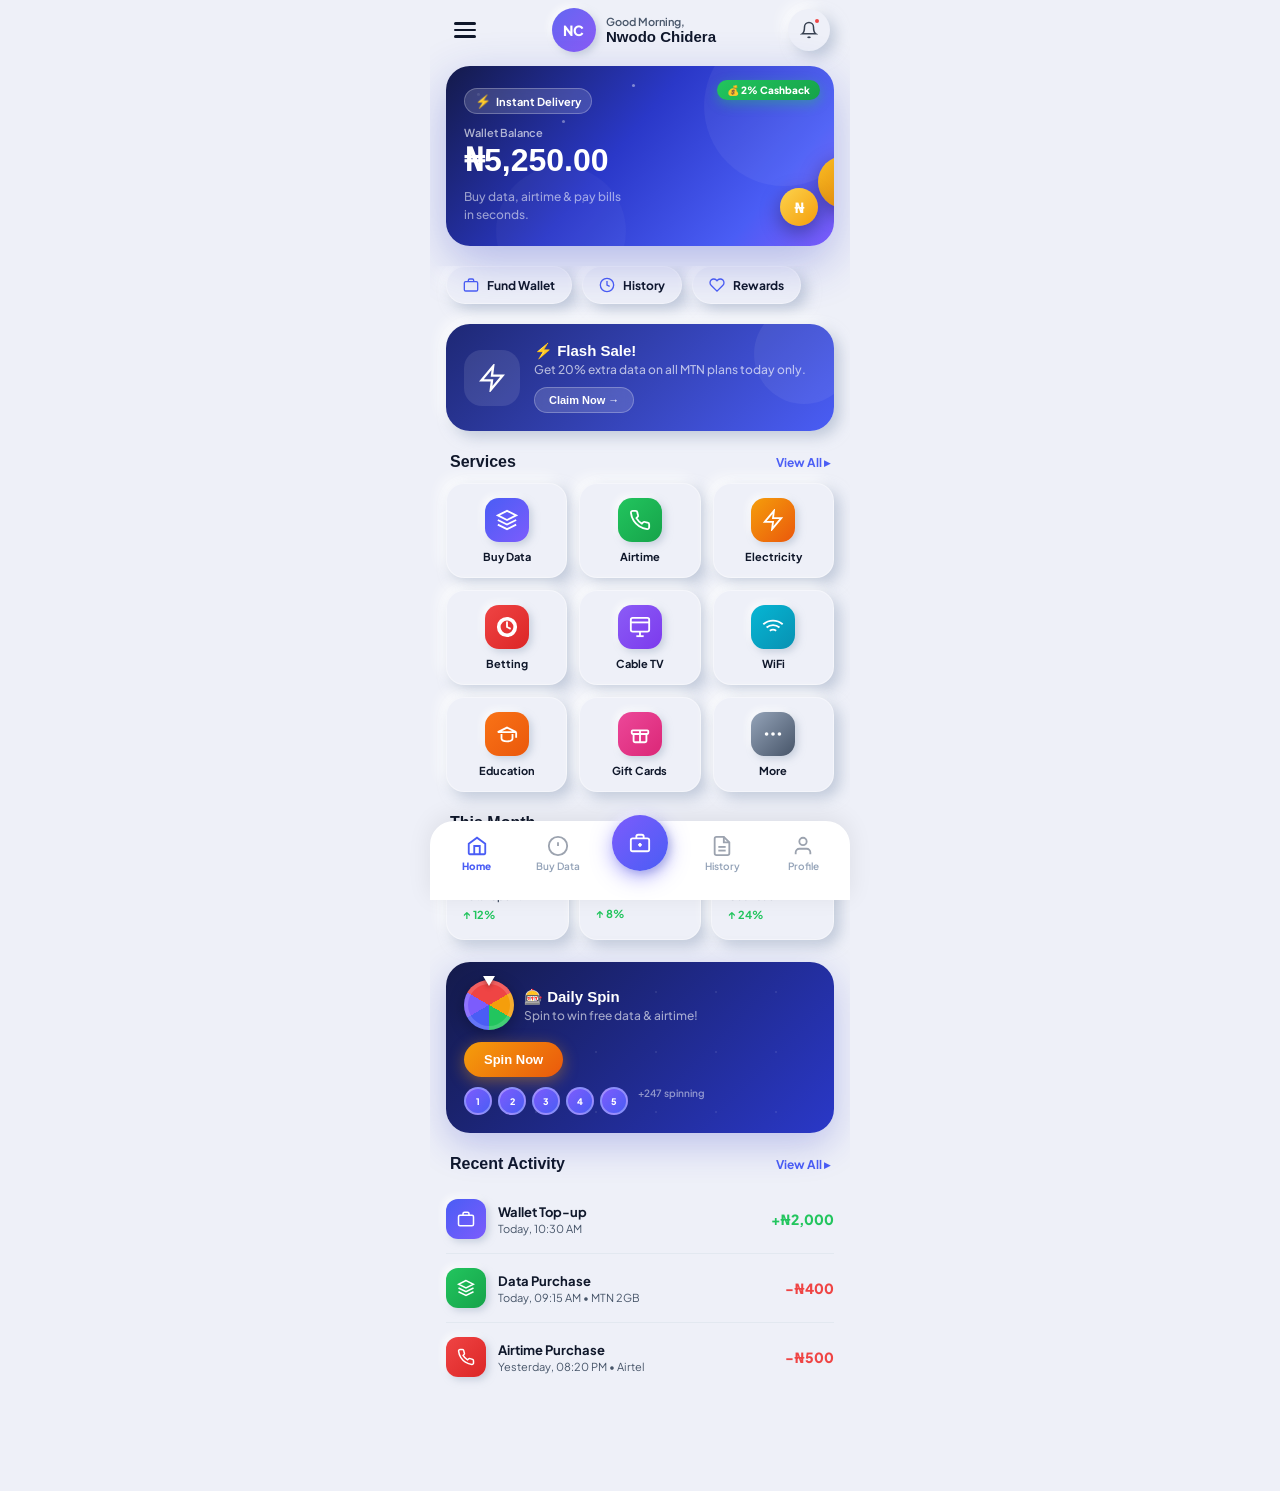
<file: home.html>
<!DOCTYPE html>
<html lang="en">
<head>
<meta charset="UTF-8">
<meta name="viewport" content="width=device-width, initial-scale=1.0, maximum-scale=1.0, user-scalable=no">
<title>Home — BUMI Network</title>
<link rel="stylesheet" href="design-system.css">
<style>
/* ── Home Specific Styles ── */

/* Topbar */
.h-topbar{display:flex;justify-content:space-between;align-items:center;padding:8px 20px 14px}
.hamburger{display:flex;flex-direction:column;gap:4px;cursor:pointer;padding:4px}
.hamburger span{display:block;width:22px;height:2.5px;background:var(--txt);border-radius:2px}
.hg{display:flex;align-items:center;gap:10px}
.av{width:44px;height:44px;border-radius:50%;background:linear-gradient(135deg,#6366f1,#8b5cf6);display:flex;align-items:center;justify-content:center;font-size:14px;font-weight:800;color:#fff;box-shadow:var(--n-shadow-sm)}
.hg-sub{font-size:11px;color:var(--txt2);font-weight:600}
.hg-name{font-size:15px;font-weight:800;color:var(--txt);font-family:'Clash Display',sans-serif}
.nb-btn{width:42px;height:42px;border-radius:50%;background:var(--bg);display:flex;align-items:center;justify-content:center;box-shadow:var(--n-shadow);position:relative;cursor:pointer;transition:all .2s}
.nb-btn:active{box-shadow:var(--n-shadow-in)}
.nb-dot{position:absolute;top:8px;right:9px;width:8px;height:8px;background:var(--red);border-radius:50%;border:2px solid var(--bg)}

/* Hero / Wallet Balance Card */
.hero{margin:0 16px 20px;border-radius:var(--r-lg);background:linear-gradient(130deg,var(--b2) 0%,var(--b4) 45%,var(--b5) 80%,var(--b6) 100%);padding:22px 18px;position:relative;overflow:hidden;min-height:180px;box-shadow:0 16px 48px rgba(42,56,200,.3)}
.hero::before{content:'';position:absolute;top:-40px;right:-30px;width:160px;height:160px;border-radius:50%;background:rgba(255,255,255,.05)}
.hero::after{content:'';position:absolute;bottom:-50px;left:50px;width:130px;height:130px;border-radius:50%;background:rgba(255,255,255,.03)}
.hero-stars{position:absolute;inset:0;overflow:hidden}
.star{position:absolute;width:3px;height:3px;border-radius:50%;background:rgba(255,255,255,.6);animation:sparkle 3s ease-in-out infinite}
.hero-content{position:relative;z-index:2;max-width:210px}
.badge-pill{display:inline-flex;align-items:center;gap:5px;background:rgba(255,255,255,.15);border:1px solid rgba(255,255,255,.25);border-radius:20px;padding:4px 10px;font-size:11px;font-weight:700;color:#fff;margin-bottom:12px;backdrop-filter:blur(8px)}
.bolt{color:#fcd34d;font-size:13px}
.hero-balance-lbl{font-size:11px;color:rgba(255,255,255,.65);font-weight:600;margin-bottom:4px}
.hero-balance{font-size:32px;font-weight:900;color:#fff;line-height:1.1;font-family:'Clash Display',sans-serif}
.hero-desc{font-size:12px;color:rgba(255,255,255,.55);margin-top:10px;line-height:1.5;font-weight:500}
.hero-coins{position:absolute;right:16px;top:50%;transform:translateY(-55%);z-index:2}
.coin{position:absolute;border-radius:50%;display:flex;align-items:center;justify-content:center;font-weight:900;color:#fff;box-shadow:0 6px 20px rgba(0,0,0,.35)}
.coin1{width:52px;height:52px;background:linear-gradient(135deg,#fbbf24,#d97706);left:0;top:0;font-size:18px}
.coin2{width:38px;height:38px;background:linear-gradient(135deg,#fcd34d,#f59e0b);right:0;top:32px;font-size:14px}

/* Cashback Badge */
.cashback-badge{position:absolute;top:14px;right:14px;background:linear-gradient(135deg,var(--green),#16a34a);color:#fff;padding:4px 10px;border-radius:var(--r-full);font-size:10px;font-weight:800;box-shadow:0 4px 12px rgba(34,197,94,.4);z-index:3}

/* Quick Wallet Pills */
.qpills{display:flex;gap:10px;padding:0 16px 20px;overflow-x:auto;scrollbar-width:none}
.qpills::-webkit-scrollbar{display:none}
.qpill{flex-shrink:0;display:flex;align-items:center;gap:8px;padding:10px 16px;background:var(--bg);border-radius:var(--r-full);box-shadow:var(--n-shadow);border:1px solid rgba(255,255,255,.4);cursor:pointer;transition:all .2s}
.qpill:active{box-shadow:var(--n-shadow-in)}
.qpill svg{width:16px;height:16px;stroke:var(--b5);fill:none;stroke-width:2}
.qpill span{font-size:12px;font-weight:700;color:var(--txt)}

/* Promo Banner */
.promo{margin:0 16px 22px;border-radius:var(--r-lg);background:linear-gradient(135deg,#1e2875,#4a5df5);padding:18px;position:relative;overflow:hidden;box-shadow:var(--n-shadow)}
.promo::before{content:'';position:absolute;right:-20px;top:-20px;width:100px;height:100px;border-radius:50%;background:rgba(255,255,255,.06)}
.promo-content{position:relative;z-index:1;display:flex;align-items:center;gap:14px}
.promo-img{width:56px;height:56px;border-radius:var(--r-md);background:rgba(255,255,255,.1);display:flex;align-items:center;justify-content:center;flex-shrink:0}
.promo-img svg{width:28px;height:28px}
.promo-text h3{font-size:15px;font-weight:800;color:#fff;font-family:'Clash Display',sans-serif}
.promo-text p{font-size:12px;color:rgba(255,255,255,.65);margin-top:3px;font-weight:500}
.promo-btn{margin-top:10px;background:rgba(255,255,255,.15);border:1px solid rgba(255,255,255,.25);color:#fff;padding:6px 14px;border-radius:var(--r-full);font-size:11px;font-weight:700;cursor:pointer;backdrop-filter:blur(8px);transition:all .2s}
.promo-btn:hover{background:rgba(255,255,255,.25)}

/* Service Grid */
.svc-grid{display:grid;grid-template-columns:repeat(3,1fr);gap:12px;padding:0 16px 22px}
.svc-item{display:flex;flex-direction:column;align-items:center;gap:8px;cursor:pointer;padding:14px 8px;border-radius:var(--r-md);background:var(--bg);box-shadow:var(--n-shadow);border:1px solid rgba(255,255,255,.4);transition:all .25s var(--ease)}
.svc-item:active{box-shadow:var(--n-shadow-in);transform:scale(0.96)}
.svc-item:hover{transform:translateY(-3px)}
.svc-ic{width:44px;height:44px;border-radius:14px;display:flex;align-items:center;justify-content:center;box-shadow:var(--n-shadow-sm)}
.svc-ic svg{width:22px;height:22px;stroke:#fff;fill:none;stroke-width:2}
.svc-lbl{font-size:11px;font-weight:700;color:var(--txt);text-align:center}
.svc-ic.buy-data{background:linear-gradient(135deg,var(--b5),var(--b6))}
.svc-ic.buy-airtime{background:linear-gradient(135deg,var(--green),#16a34a)}
.svc-ic.electricity{background:linear-gradient(135deg,var(--amber),#ea580c)}
.svc-ic.betting{background:linear-gradient(135deg,var(--red),#dc2626)}
.svc-ic.cable{background:linear-gradient(135deg,#8b5cf6,#7c3aed)}
.svc-ic.wifi{background:linear-gradient(135deg,#06b6d4,#0891b2)}
.svc-ic.education{background:linear-gradient(135deg,#f97316,#ea580c)}
.svc-ic.giftcard{background:linear-gradient(135deg,#ec4899,#db2777)}
.svc-ic.more{background:linear-gradient(135deg,var(--txt3),var(--txt2))}

/* Monthly Stats */
.stats-row{display:flex;gap:10px;padding:0 16px 22px}
.stat-card{flex:1;padding:16px;border-radius:var(--r-md);background:var(--bg);box-shadow:var(--n-shadow);border:1px solid rgba(255,255,255,.4)}
.stat-val{font-size:20px;font-weight:900;color:var(--txt);font-family:'Clash Display',sans-serif}
.stat-lbl{font-size:11px;color:var(--txt2);margin-top:4px;font-weight:600}
.stat-change{font-size:11px;font-weight:700;margin-top:6px;display:inline-flex;align-items:center;gap:3px}
.stat-change.up{color:var(--green)}
.stat-change.down{color:var(--red)}

/* Daily Spin Card */
.spin-card{margin:0 16px 22px;border-radius:var(--r-lg);background:linear-gradient(135deg,var(--b2),var(--b4));padding:18px;position:relative;overflow:hidden;box-shadow:0 12px 36px rgba(42,56,200,.25)}
.spin-card::before{content:'';position:absolute;inset:0;background:url('data:image/svg+xml,<svg xmlns="http://www.w3.org/2000/svg" width="60" height="60"><circle cx="30" cy="30" r="1" fill="rgba(255,255,255,.1)"/></svg>')}
.spin-top{display:flex;align-items:center;gap:10px;position:relative;z-index:1}
.spin-wheel{width:50px;height:50px;border-radius:50%;background:conic-gradient(var(--red) 0deg 60deg, var(--amber) 60deg 120deg, var(--green) 120deg 180deg, var(--b5) 180deg 240deg, var(--b6) 240deg 300deg, var(--red) 300deg 360deg);box-shadow:0 4px 16px rgba(0,0,0,.3),inset 0 0 0 4px rgba(255,255,255,.15);position:relative;animation:spin-slow 8s linear infinite;flex-shrink:0}
.spin-wheel::after{content:'';position:absolute;top:-4px;left:50%;transform:translateX(-50%);width:0;height:0;border-left:6px solid transparent;border-right:6px solid transparent;border-top:10px solid #fff;filter:drop-shadow(0 2px 2px rgba(0,0,0,.3))}
.spin-title{font-size:15px;font-weight:800;color:#fff;font-family:'Clash Display',sans-serif}
.spin-sub{font-size:12px;color:rgba(255,255,255,.6);margin-top:2px;font-weight:500}
.spin-btn{margin-top:12px;background:linear-gradient(135deg,var(--amber),#ea580c);color:#fff;border:none;padding:10px 20px;border-radius:var(--r-full);font-size:13px;font-weight:800;cursor:pointer;box-shadow:0 4px 16px rgba(245,158,11,.4);position:relative;z-index:1;transition:transform .2s}
.spin-btn:active{transform:scale(0.95)}
.leaderboard-mini{display:flex;gap:6px;margin-top:10px;position:relative;z-index:1}
.lb-av{width:28px;height:28px;border-radius:50%;background:linear-gradient(135deg,var(--b6),var(--b5));display:flex;align-items:center;justify-content:center;font-size:9px;font-weight:800;color:#fff;border:2px solid rgba(255,255,255,.3)}

/* Recent Activity */
.ract{padding:0 16px}
.ract-item{display:flex;align-items:center;gap:12px;padding:14px 0;border-bottom:1px solid var(--border)}
.ract-item:last-child{border-bottom:none}
.ract-ic{width:40px;height:40px;border-radius:12px;display:flex;align-items:center;justify-content:center;flex-shrink:0;box-shadow:var(--n-shadow-sm)}
.ract-ic svg{width:18px;height:18px;stroke:#fff;fill:none;stroke-width:2}
.ract-info{flex:1}
.ract-ttl{font-size:13px;font-weight:700;color:var(--txt)}
.ract-dt{font-size:11px;color:var(--txt2);margin-top:2px}
.ract-amt{font-size:14px;font-weight:900}
.ract-amt.cr{color:var(--green)}
.ract-amt.db{color:var(--red)}
</style>
</head>
<body>
<div class="app-wrap">

<!-- ════════════════════════════════════════════
     HOME SCREEN
     ════════════════════════════════════════════ -->
<div class="screen active" id="s-home">


  <div class="sc">
    <!-- Topbar -->
    <div class="h-topbar">
      <div class="hamburger"><span></span><span></span><span></span></div>
      <div class="hg">
        <div class="av">NC</div>
        <div>
          <div class="hg-sub">Good Morning,</div>
          <div class="hg-name">Nwodo Chidera</div>
        </div>
      </div>
      <div class="nb-btn">
        <svg width="18" height="18" viewBox="0 0 24 24" fill="none" stroke="#374151" stroke-width="2"><path d="M18 8A6 6 0 0 0 6 8c0 7-3 9-3 9h18s-3-2-3-9"/><path d="M13.73 21a2 2 0 0 1-3.46 0"/></svg>
        <div class="nb-dot"></div>
      </div>
    </div>

    <!-- Hero / Wallet Balance -->
    <div class="hero">
      <div class="hero-stars">
        <div class="star" style="top:15%;left:8%;opacity:.8"></div>
        <div class="star" style="top:60%;left:15%;opacity:.5;width:2px;height:2px;animation-delay:.5s"></div>
        <div class="star" style="top:30%;left:30%;opacity:.6;animation-delay:1s"></div>
        <div class="star" style="top:75%;left:35%;opacity:.4;width:2px;height:2px;animation-delay:1.5s"></div>
        <div class="star" style="top:10%;left:48%;opacity:.7;animation-delay:2s"></div>
      </div>
      <div class="cashback-badge">💰 2% Cashback</div>
      <div class="hero-content">
        <div class="badge-pill"><span class="bolt">⚡</span> Instant Delivery</div>
        <div class="hero-balance-lbl">Wallet Balance</div>
        <div class="hero-balance">₦5,250.00</div>
        <div class="hero-desc">Buy data, airtime & pay bills<br>in seconds.</div>
      </div>
      <div class="hero-coins">
        <div class="coin coin1">₦</div>
        <div class="coin coin2">₦</div>
      </div>
    </div>

    <!-- Quick Pills -->
    <div class="qpills">
      <div class="qpill" onclick="location.href='wallet.html'">
        <svg viewBox="0 0 24 24"><rect x="2" y="7" width="20" height="14" rx="2"/><path d="M16 7V5a2 2 0 0 0-2-2h-4a2 2 0 0 0-2 2v2"/></svg>
        <span>Fund Wallet</span>
      </div>
      <div class="qpill" onclick="location.href='history.html'">
        <svg viewBox="0 0 24 24"><circle cx="12" cy="12" r="10"/><polyline points="12 6 12 12 16 14"/></svg>
        <span>History</span>
      </div>
      <div class="qpill">
        <svg viewBox="0 0 24 24"><path d="M20.84 4.61a5.5 5.5 0 0 0-7.78 0L12 5.67l-1.06-1.06a5.5 5.5 0 0 0-7.78 7.78l1.06 1.06L12 21.23l7.78-7.78 1.06-1.06a5.5 5.5 0 0 0 0-7.78z"/></svg>
        <span>Rewards</span>
      </div>
    </div>

    <!-- Promo Banner -->
    <div class="promo">
      <div class="promo-content">
        <div class="promo-img">
          <svg viewBox="0 0 24 24" fill="none" stroke="white" stroke-width="2"><path d="M13 2L3 14h9l-1 8 10-12h-9l1-8z"/></svg>
        </div>
        <div class="promo-text">
          <h3>⚡ Flash Sale!</h3>
          <p>Get 20% extra data on all MTN plans today only.</p>
          <button class="promo-btn">Claim Now →</button>
        </div>
      </div>
    </div>

    <!-- Services Grid -->
    <div class="sh"><span class="sh-title">Services</span><span class="sh-link">View All ▸</span></div>
    <div class="svc-grid">
      <div class="svc-item" onclick="location.href='buy-data.html'">
        <div class="svc-ic buy-data"><svg viewBox="0 0 24 24"><path d="M12 2L2 7l10 5 10-5-10-5z"/><path d="M2 17l10 5 10-5"/><path d="M2 12l10 5 10-5"/></svg></div>
        <span class="svc-lbl">Buy Data</span>
      </div>
      <div class="svc-item" onclick="location.href='buy-airtime.html'">
        <div class="svc-ic buy-airtime"><svg viewBox="0 0 24 24"><path d="M22 16.92v3a2 2 0 0 1-2.18 2 19.79 19.79 0 0 1-8.63-3.07 19.5 19.5 0 0 1-6-6 19.79 19.79 0 0 1-3.07-8.67A2 2 0 0 1 4.11 2h3a2 2 0 0 1 2 1.72c.127.96.361 1.903.7 2.81a2 2 0 0 1-.45 2.11L8.09 9.91a16 16 0 0 0 6 6l1.27-1.27a2 2 0 0 1 2.11-.45c.907.339 1.85.573 2.81.7A2 2 0 0 1 22 16.92z"/></svg></div>
        <span class="svc-lbl">Airtime</span>
      </div>
      <div class="svc-item" onclick="location.href='electricity.html'">
        <div class="svc-ic electricity"><svg viewBox="0 0 24 24"><path d="M13 2L3 14h9l-1 8 10-12h-9l1-8z"/></svg></div>
        <span class="svc-lbl">Electricity</span>
      </div>
      <div class="svc-item" onclick="location.href='betting.html'">
        <div class="svc-ic betting"><svg viewBox="0 0 24 24"><path d="M12 2a10 10 0 1 0 10 10A10 10 0 0 0 12 2zm0 18a8 8 0 1 1 8-8 8 8 0 0 1-8 8z"/><path d="M12 6v6l4 2"/></svg></div>
        <span class="svc-lbl">Betting</span>
      </div>
      <div class="svc-item">
        <div class="svc-ic cable"><svg viewBox="0 0 24 24"><rect x="2" y="2" width="20" height="15" rx="2"/><line x1="2" y1="7" x2="22" y2="7"/><line x1="8" y1="22" x2="16" y2="22"/><line x1="12" y1="17" x2="12" y2="22"/></svg></div>
        <span class="svc-lbl">Cable TV</span>
      </div>
      <div class="svc-item">
        <div class="svc-ic wifi"><svg viewBox="0 0 24 24"><path d="M5 12.55a11 11 0 0 1 14.08 0"/><path d="M1.42 9a16 16 0 0 1 21.16 0"/><path d="M8.53 16.11a6 6 0 0 1 6.95 0"/><line x1="12" y1="20" x2="12.01" y2="20"/></svg></div>
        <span class="svc-lbl">WiFi</span>
      </div>
      <div class="svc-item">
        <div class="svc-ic education"><svg viewBox="0 0 24 24"><path d="M22 10v6M2 10l10-5 10 5z"/><path d="M6 12v5c0 1.66 2.69 3 6 3s6-1.34 6-3v-5"/></svg></div>
        <span class="svc-lbl">Education</span>
      </div>
      <div class="svc-item">
        <div class="svc-ic giftcard"><svg viewBox="0 0 24 24"><rect x="3" y="8" width="18" height="4" rx="1"/><path d="M12 8v13"/><path d="M19 12v7a2 2 0 0 1-2 2H7a2 2 0 0 1-2-2v-7"/></svg></div>
        <span class="svc-lbl">Gift Cards</span>
      </div>
      <div class="svc-item">
        <div class="svc-ic more"><svg viewBox="0 0 24 24"><circle cx="12" cy="12" r="1"/><circle cx="19" cy="12" r="1"/><circle cx="5" cy="12" r="1"/></svg></div>
        <span class="svc-lbl">More</span>
      </div>
    </div>

    <!-- Monthly Stats -->
    <div class="sh"><span class="sh-title">This Month</span></div>
    <div class="stats-row">
      <div class="stat-card">
        <div class="stat-val">₦12.5k</div>
        <div class="stat-lbl">Total Spent</div>
        <div class="stat-change up">↑ 12%</div>
      </div>
      <div class="stat-card">
        <div class="stat-val">47</div>
        <div class="stat-lbl">Transactions</div>
        <div class="stat-change up">↑ 8%</div>
      </div>
      <div class="stat-card">
        <div class="stat-val">₦350</div>
        <div class="stat-lbl">Cashback</div>
        <div class="stat-change up">↑ 24%</div>
      </div>
    </div>

    <!-- Daily Spin -->
    <div class="spin-card">
      <div class="spin-top">
        <div class="spin-wheel"></div>
        <div>
          <div class="spin-title">🎰 Daily Spin</div>
          <div class="spin-sub">Spin to win free data & airtime!</div>
        </div>
      </div>
      <button class="spin-btn" onclick="this.textContent='Spinning...';setTimeout(()=>{this.textContent='🎉 You won ₦50!';this.style.background='var(--green)'},1500)">Spin Now</button>
      <div class="leaderboard-mini">
        <div class="lb-av">1</div>
        <div class="lb-av">2</div>
        <div class="lb-av">3</div>
        <div class="lb-av">4</div>
        <div class="lb-av">5</div>
        <span style="font-size:10px;color:rgba(255,255,255,.5);margin-left:4px;font-weight:600">+247 spinning</span>
      </div>
    </div>

    <!-- Recent Activity -->
    <div class="sh"><span class="sh-title">Recent Activity</span><span class="sh-link" onclick="location.href='history.html'">View All ▸</span></div>
    <div class="ract">
      <div class="ract-item">
        <div class="ract-ic" style="background:linear-gradient(135deg,var(--b5),var(--b6))"><svg viewBox="0 0 24 24"><rect x="2" y="7" width="20" height="14" rx="2"/><path d="M16 7V5a2 2 0 0 0-2-2h-4a2 2 0 0 0-2 2v2"/></svg></div>
        <div class="ract-info"><div class="ract-ttl">Wallet Top-up</div><div class="ract-dt">Today, 10:30 AM</div></div>
        <div class="ract-amt cr">+₦2,000</div>
      </div>
      <div class="ract-item">
        <div class="ract-ic" style="background:linear-gradient(135deg,var(--green),#16a34a)"><svg viewBox="0 0 24 24"><path d="M12 2L2 7l10 5 10-5-10-5z"/><path d="M2 17l10 5 10-5"/><path d="M2 12l10 5 10-5"/></svg></div>
        <div class="ract-info"><div class="ract-ttl">Data Purchase</div><div class="ract-dt">Today, 09:15 AM • MTN 2GB</div></div>
        <div class="ract-amt db">-₦400</div>
      </div>
      <div class="ract-item">
        <div class="ract-ic" style="background:linear-gradient(135deg,var(--red),#dc2626)"><svg viewBox="0 0 24 24"><path d="M22 16.92v3a2 2 0 0 1-2.18 2 19.79 19.79 0 0 1-8.63-3.07 19.5 19.5 0 0 1-6-6 19.79 19.79 0 0 1-3.07-8.67A2 2 0 0 1 4.11 2h3a2 2 0 0 1 2 1.72c.127.96.361 1.903.7 2.81a2 2 0 0 1-.45 2.11L8.09 9.91a16 16 0 0 0 6 6l1.27-1.27a2 2 0 0 1 2.11-.45c.907.339 1.85.573 2.81.7A2 2 0 0 1 22 16.92z"/></svg></div>
        <div class="ract-info"><div class="ract-ttl">Airtime Purchase</div><div class="ract-dt">Yesterday, 08:20 PM • Airtel</div></div>
        <div class="ract-amt db">-₦500</div>
      </div>
    </div>
  </div>

  <!-- Bottom Nav -->
  <div class="nav">
    <div class="ni on" onclick="location.href='home.html'">
      <svg viewBox="0 0 24 24" fill="none" stroke="#4a5df5" stroke-width="2"><path d="M3 9.5L12 3l9 6.5V20a1 1 0 0 1-1 1H4a1 1 0 0 1-1-1z"/><polyline points="9 21 9 12 15 12 15 21"/></svg>
      <span class="ni-lbl" style="color:#4a5df5">Home</span>
    </div>
    <div class="ni" onclick="location.href='buy-data.html'">
      <svg viewBox="0 0 24 24" fill="none" stroke="#9ca3af" stroke-width="2"><circle cx="12" cy="12" r="10"/><line x1="12" y1="8" x2="12" y2="12"/><line x1="12" y1="16" x2="12.01" y2="16"/></svg>
      <span class="ni-lbl">Buy Data</span>
    </div>
    <div class="ncb" onclick="location.href='wallet.html'">
      <svg viewBox="0 0 24 24" fill="none" stroke="white" stroke-width="2"><rect x="2" y="7" width="20" height="14" rx="2"/><path d="M16 7V5a2 2 0 0 0-2-2h-4a2 2 0 0 0-2 2v2"/><line x1="12" y1="12" x2="12" y2="16"/><line x1="10" y1="14" x2="14" y2="14"/></svg>
    </div>
    <div class="ni" onclick="location.href='history.html'">
      <svg viewBox="0 0 24 24" fill="none" stroke="#9ca3af" stroke-width="2"><path d="M14 2H6a2 2 0 0 0-2 2v16a2 2 0 0 0 2 2h12a2 2 0 0 0 2-2V8z"/><polyline points="14 2 14 8 20 8"/><line x1="16" y1="13" x2="8" y2="13"/><line x1="16" y1="17" x2="8" y2="17"/></svg>
      <span class="ni-lbl">History</span>
    </div>
    <div class="ni" onclick="location.href='profile.html'">
      <svg viewBox="0 0 24 24" fill="none" stroke="#9ca3af" stroke-width="2"><path d="M20 21v-2a4 4 0 0 0-4-4H8a4 4 0 0 0-4 4v2"/><circle cx="12" cy="7" r="4"/></svg>
      <span class="ni-lbl">Profile</span>
    </div>
  </div>
</div>

</div><!-- .app-wrap -->
</body>
</html>
</file>
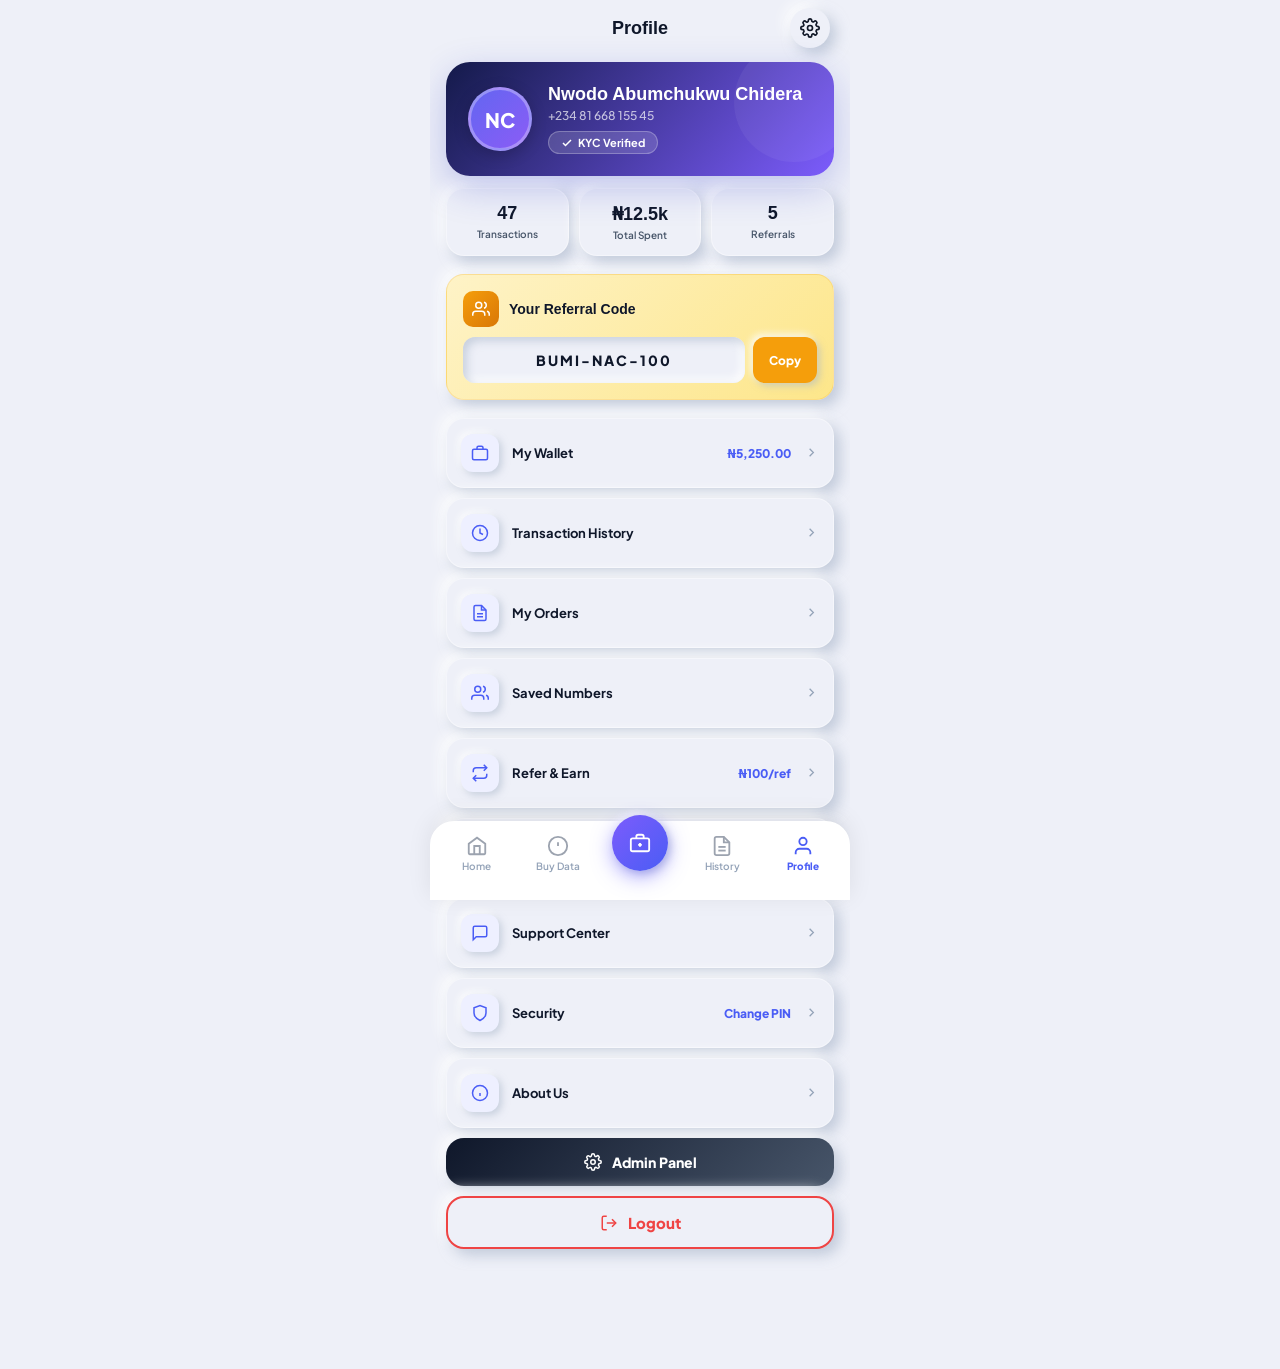
<file: profile.html>
<!DOCTYPE html>
<html lang="en">
<head>
<meta charset="UTF-8">
<meta name="viewport" content="width=device-width, initial-scale=1.0, maximum-scale=1.0, user-scalable=no">
<title>Profile — BUMI Network</title>
<link rel="stylesheet" href="design-system.css">
<style>
.topbar{display:flex;justify-content:space-between;align-items:center;padding:8px 20px 14px}
.tb-title{font-size:18px;font-weight:800;color:var(--txt);font-family:'Clash Display',sans-serif}
.tb-icon{width:40px;height:40px;border-radius:50%;background:var(--bg);display:flex;align-items:center;justify-content:center;cursor:pointer;box-shadow:var(--n-shadow)}

/* Profile Banner */
.prof-banner{margin:0 16px 12px;border-radius:var(--r-lg);background:linear-gradient(130deg,var(--b2),var(--b6));padding:22px;display:flex;align-items:center;gap:16px;position:relative;overflow:hidden;min-height:110px;box-shadow:0 12px 36px rgba(42,56,200,.25)}
.prof-banner::before{content:'';position:absolute;right:-20px;top:-20px;width:120px;height:120px;border-radius:50%;background:rgba(255,255,255,.05)}
.prof-av{width:64px;height:64px;border-radius:50%;background:linear-gradient(135deg,#6366f1,#8b5cf6);border:3px solid rgba(255,255,255,.3);display:flex;align-items:center;justify-content:center;font-size:20px;font-weight:900;color:#fff;flex-shrink:0;box-shadow:0 4px 16px rgba(0,0,0,.2)}
.prof-name{font-size:18px;font-weight:900;color:#fff;font-family:'Clash Display',sans-serif}
.prof-ph{font-size:12px;color:rgba(255,255,255,.7);margin-top:3px;font-weight:500}
.prof-ver{display:inline-flex;align-items:center;gap:5px;background:rgba(255,255,255,.15);border:1px solid rgba(255,255,255,.25);border-radius:20px;padding:4px 12px;font-size:11px;color:#fff;font-weight:700;margin-top:8px;backdrop-filter:blur(8px)}
.prof-ver svg{width:12px;height:12px}

/* Stats Row */
.prof-stats{display:flex;gap:10px;padding:0 16px 18px}
.pstat{flex:1;background:var(--bg);border-radius:var(--r-md);padding:14px;box-shadow:var(--n-shadow);border:1px solid rgba(255,255,255,.4);text-align:center}
.pstat-val{font-size:18px;font-weight:900;color:var(--txt);font-family:'Clash Display',sans-serif}
.pstat-lbl{font-size:10px;color:var(--txt2);margin-top:4px;font-weight:600}

/* Referral Card */
.ref-card{margin:0 16px 18px;background:linear-gradient(135deg,#fef3c7,#fde68a);border-radius:var(--r-md);padding:16px;box-shadow:var(--n-shadow);border:1px solid rgba(245,158,11,.2)}
.ref-head{display:flex;align-items:center;gap:10px;margin-bottom:10px}
.ref-ic{width:36px;height:36px;border-radius:10px;background:linear-gradient(135deg,var(--amber),#d97706);display:flex;align-items:center;justify-content:center}
.ref-ic svg{width:18px;height:18px;stroke:#fff;fill:none;stroke-width:2}
.ref-head h3{font-size:14px;font-weight:800;color:var(--txt);font-family:'Clash Display',sans-serif}
.ref-code{display:flex;gap:8px}
.ref-code input{flex:1;text-align:center;font-size:14px;font-weight:800;color:var(--txt);letter-spacing:2px}
.ref-code button{padding:12px 16px;background:var(--amber);color:#fff;border:none;border-radius:var(--r-sm);font-size:12px;font-weight:800;cursor:pointer;box-shadow:var(--n-shadow-sm);font-family:inherit}

/* Menu */
.pmenu{padding:0 16px}
.pmi{display:flex;align-items:center;gap:13px;background:var(--bg);border-radius:var(--r-md);padding:15px 14px;margin-bottom:10px;cursor:pointer;box-shadow:var(--n-shadow);border:1px solid rgba(255,255,255,.4);transition:all .2s}
.pmi:active{box-shadow:var(--n-shadow-in);transform:scale(0.98)}
.pmi-ic{width:38px;height:38px;border-radius:12px;background:var(--lightblue);display:flex;align-items:center;justify-content:center;flex-shrink:0;box-shadow:var(--n-shadow-sm)}
.pmi-ic svg{width:18px;height:18px;stroke:var(--b5);fill:none;stroke-width:2}
.pmi-txt{flex:1;font-size:13px;font-weight:700;color:var(--txt)}
.pmi-badge{font-size:12px;color:var(--b5);font-weight:800}
.pmi-ch svg{width:15px;height:15px;stroke:var(--txt3);fill:none;stroke-width:2}

/* Admin Button */
.admin-btn{margin:4px 16px 10px;background:linear-gradient(135deg,var(--txt),var(--txt2));color:#fff;border:none;border-radius:var(--r-md);padding:15px;width:calc(100% - 32px);display:flex;align-items:center;justify-content:center;gap:10px;font-size:14px;font-weight:800;cursor:pointer;box-shadow:var(--n-shadow);font-family:inherit}
.admin-btn svg{width:18px;height:18px;stroke:#fff;fill:none;stroke-width:2}

.logout-btn{margin:4px 16px 20px;border:2px solid var(--red);background:var(--bg);border-radius:var(--r-md);padding:15px;width:calc(100% - 32px);display:flex;align-items:center;justify-content:center;gap:10px;color:var(--red);font-size:15px;font-weight:800;cursor:pointer;font-family:inherit;box-shadow:var(--n-shadow)}
</style>
</head>
<body>
<div class="app-wrap">

<div class="screen active">
  
  <div class="sc">
    <div class="topbar">
      <div style="width:40px"></div>
      <span class="tb-title">Profile</span>
      <div class="tb-icon"><svg width="20" height="20" viewBox="0 0 24 24" fill="none" stroke="#111827" stroke-width="2"><circle cx="12" cy="12" r="3"/><path d="M19.4 15a1.65 1.65 0 0 0 .33 1.82l.06.06a2 2 0 0 1-2.83 2.83l-.06-.06a1.65 1.65 0 0 0-1.82-.33 1.65 1.65 0 0 0-1 1.51V21a2 2 0 0 1-4 0v-.09A1.65 1.65 0 0 0 9 19.4a1.65 1.65 0 0 0-1.82.33l-.06.06a2 2 0 0 1-2.83-2.83l.06-.06A1.65 1.65 0 0 0 4.68 15a1.65 1.65 0 0 0-1.51-1H3a2 2 0 0 1 0-4h.09A1.65 1.65 0 0 0 4.6 9a1.65 1.65 0 0 0-.33-1.82l-.06-.06a2 2 0 0 1 2.83-2.83l.06.06A1.65 1.65 0 0 0 9 4.68a1.65 1.65 0 0 0 1-1.51V3a2 2 0 0 1 4 0v.09a1.65 1.65 0 0 0 1 1.51 1.65 1.65 0 0 0 1.82-.33l.06-.06a2 2 0 0 1 2.83 2.83l-.06.06A1.65 1.65 0 0 0 19.4 9a1.65 1.65 0 0 0 1.51 1H21a2 2 0 0 1 0 4h-.09a1.65 1.65 0 0 0-1.51 1z"/></svg></div>
    </div>

    <!-- Profile Banner -->
    <div class="prof-banner">
      <div class="prof-av">NC</div>
      <div>
        <div class="prof-name">Nwodo Abumchukwu Chidera</div>
        <div class="prof-ph">+234 81 668 155 45</div>
        <div class="prof-ver">
          <svg viewBox="0 0 24 24" fill="none" stroke="white" stroke-width="3"><polyline points="20 6 9 17 4 12"/></svg>
          KYC Verified
        </div>
      </div>
    </div>

    <!-- Stats -->
    <div class="prof-stats">
      <div class="pstat"><div class="pstat-val">47</div><div class="pstat-lbl">Transactions</div></div>
      <div class="pstat"><div class="pstat-val">₦12.5k</div><div class="pstat-lbl">Total Spent</div></div>
      <div class="pstat"><div class="pstat-val">5</div><div class="pstat-lbl">Referrals</div></div>
    </div>

    <!-- Referral Card -->
    <div class="ref-card">
      <div class="ref-head">
        <div class="ref-ic"><svg viewBox="0 0 24 24"><path d="M17 21v-2a4 4 0 0 0-4-4H5a4 4 0 0 0-4 4v2"/><circle cx="9" cy="7" r="4"/><path d="M23 21v-2a4 4 0 0 0-3-3.87M16 3.13a4 4 0 0 1 0 7.75"/></svg></div>
        <h3>Your Referral Code</h3>
      </div>
      <div class="ref-code">
        <input type="text" class="n-input" value="BUMI-NAC-100" readonly>
        <button onclick="this.textContent='Copied!';setTimeout(()=>this.textContent='Copy',2000)">Copy</button>
      </div>
    </div>

    <!-- Menu -->
    <div class="pmenu">
      <div class="pmi" onclick="location.href='wallet.html'">
        <div class="pmi-ic"><svg viewBox="0 0 24 24"><rect x="2" y="7" width="20" height="14" rx="2"/><path d="M16 7V5a2 2 0 0 0-2-2h-4a2 2 0 0 0-2 2v2"/></svg></div>
        <span class="pmi-txt">My Wallet</span>
        <span class="pmi-badge">₦5,250.00</span>
        <span class="pmi-ch"><svg viewBox="0 0 24 24"><polyline points="9 18 15 12 9 6"/></svg></span>
      </div>
      <div class="pmi" onclick="location.href='history.html'">
        <div class="pmi-ic"><svg viewBox="0 0 24 24"><circle cx="12" cy="12" r="10"/><polyline points="12 6 12 12 16 14"/></svg></div>
        <span class="pmi-txt">Transaction History</span>
        <span class="pmi-ch"><svg viewBox="0 0 24 24"><polyline points="9 18 15 12 9 6"/></svg></span>
      </div>
      <div class="pmi">
        <div class="pmi-ic"><svg viewBox="0 0 24 24"><path d="M14 2H6a2 2 0 0 0-2 2v16a2 2 0 0 0 2 2h12a2 2 0 0 0 2-2V8z"/><polyline points="14 2 14 8 20 8"/><line x1="16" y1="13" x2="8" y2="13"/><line x1="16" y1="17" x2="8" y2="17"/></svg></div>
        <span class="pmi-txt">My Orders</span>
        <span class="pmi-ch"><svg viewBox="0 0 24 24"><polyline points="9 18 15 12 9 6"/></svg></span>
      </div>
      <div class="pmi">
        <div class="pmi-ic"><svg viewBox="0 0 24 24"><path d="M17 21v-2a4 4 0 0 0-4-4H5a4 4 0 0 0-4 4v2"/><circle cx="9" cy="7" r="4"/><path d="M23 21v-2a4 4 0 0 0-3-3.87M16 3.13a4 4 0 0 1 0 7.75"/></svg></div>
        <span class="pmi-txt">Saved Numbers</span>
        <span class="pmi-ch"><svg viewBox="0 0 24 24"><polyline points="9 18 15 12 9 6"/></svg></span>
      </div>
      <div class="pmi">
        <div class="pmi-ic"><svg viewBox="0 0 24 24"><polyline points="17 1 21 5 17 9"/><path d="M3 11V9a4 4 0 0 1 4-4h14"/><polyline points="7 23 3 19 7 15"/><path d="M21 13v2a4 4 0 0 1-4 4H3"/></svg></div>
        <span class="pmi-txt">Refer & Earn</span>
        <span class="pmi-badge">₦100/ref</span>
        <span class="pmi-ch"><svg viewBox="0 0 24 24"><polyline points="9 18 15 12 9 6"/></svg></span>
      </div>
      <div class="pmi">
        <div class="pmi-ic"><svg viewBox="0 0 24 24"><path d="M20.84 4.61a5.5 5.5 0 0 0-7.78 0L12 5.67l-1.06-1.06a5.5 5.5 0 0 0-7.78 7.78l1.06 1.06L12 21.23l7.78-7.78 1.06-1.06a5.5 5.5 0 0 0 0-7.78z"/></svg></div>
        <span class="pmi-txt">Promo Codes</span>
        <span class="pmi-ch"><svg viewBox="0 0 24 24"><polyline points="9 18 15 12 9 6"/></svg></span>
      </div>
      <div class="pmi">
        <div class="pmi-ic"><svg viewBox="0 0 24 24"><path d="M21 15a2 2 0 0 1-2 2H7l-4 4V5a2 2 0 0 1 2-2h14a2 2 0 0 1 2 2z"/></svg></div>
        <span class="pmi-txt">Support Center</span>
        <span class="pmi-ch"><svg viewBox="0 0 24 24"><polyline points="9 18 15 12 9 6"/></svg></span>
      </div>
      <div class="pmi">
        <div class="pmi-ic"><svg viewBox="0 0 24 24"><path d="M12 22s8-4 8-10V5l-8-3-8 3v7c0 6 8 10 8 10z"/></svg></div>
        <span class="pmi-txt">Security</span>
        <span class="pmi-badge">Change PIN</span>
        <span class="pmi-ch"><svg viewBox="0 0 24 24"><polyline points="9 18 15 12 9 6"/></svg></span>
      </div>
      <div class="pmi">
        <div class="pmi-ic"><svg viewBox="0 0 24 24"><circle cx="12" cy="12" r="10"/><line x1="12" y1="16" x2="12" y2="12"/><line x1="12" y1="8" x2="12.01" y2="8"/></svg></div>
        <span class="pmi-txt">About Us</span>
        <span class="pmi-ch"><svg viewBox="0 0 24 24"><polyline points="9 18 15 12 9 6"/></svg></span>
      </div>
    </div>

    <!-- Admin Access -->
    <button class="admin-btn" onclick="location.href='admin.html'">
      <svg viewBox="0 0 24 24"><circle cx="12" cy="12" r="3"/><path d="M19.4 15a1.65 1.65 0 0 0 .33 1.82l.06.06a2 2 0 0 1-2.83 2.83l-.06-.06a1.65 1.65 0 0 0-1.82-.33 1.65 1.65 0 0 0-1 1.51V21a2 2 0 0 1-4 0v-.09A1.65 1.65 0 0 0 9 19.4a1.65 1.65 0 0 0-1.82.33l-.06.06a2 2 0 0 1-2.83-2.83l.06-.06A1.65 1.65 0 0 0 4.68 15a1.65 1.65 0 0 0-1.51-1H3a2 2 0 0 1 0-4h.09A1.65 1.65 0 0 0 4.6 9a1.65 1.65 0 0 0-.33-1.82l-.06-.06a2 2 0 0 1 2.83-2.83l.06.06A1.65 1.65 0 0 0 9 4.68a1.65 1.65 0 0 0 1-1.51V3a2 2 0 0 1 4 0v.09a1.65 1.65 0 0 0 1 1.51 1.65 1.65 0 0 0 1.82-.33l.06-.06a2 2 0 0 1 2.83 2.83l-.06.06A1.65 1.65 0 0 0 19.4 9a1.65 1.65 0 0 0 1.51 1H21a2 2 0 0 1 0 4h-.09a1.65 1.65 0 0 0-1.51 1z"/></svg>
      Admin Panel
    </button>

    <button class="logout-btn" onclick="location.href='index.html'">
      <svg width="18" height="18" viewBox="0 0 24 24" fill="none" stroke="#ef4444" stroke-width="2"><path d="M9 21H5a2 2 0 0 1-2-2V5a2 2 0 0 1 2-2h4"/><polyline points="16 17 21 12 16 7"/><line x1="21" y1="12" x2="9" y2="12"/></svg>
      Logout
    </button>
  </div>

  <div class="nav">
    <div class="ni" onclick="location.href='home.html'"><svg viewBox="0 0 24 24" fill="none" stroke="#9ca3af" stroke-width="2"><path d="M3 9.5L12 3l9 6.5V20a1 1 0 0 1-1 1H4a1 1 0 0 1-1-1z"/><polyline points="9 21 9 12 15 12 15 21"/></svg><span class="ni-lbl">Home</span></div>
    <div class="ni" onclick="location.href='buy-data.html'"><svg viewBox="0 0 24 24" fill="none" stroke="#9ca3af" stroke-width="2"><circle cx="12" cy="12" r="10"/><line x1="12" y1="8" x2="12" y2="12"/><line x1="12" y1="16" x2="12.01" y2="16"/></svg><span class="ni-lbl">Buy Data</span></div>
    <div class="ncb" onclick="location.href='wallet.html'"><svg viewBox="0 0 24 24" fill="none" stroke="white" stroke-width="2"><rect x="2" y="7" width="20" height="14" rx="2"/><path d="M16 7V5a2 2 0 0 0-2-2h-4a2 2 0 0 0-2 2v2"/><line x1="12" y1="12" x2="12" y2="16"/><line x1="10" y1="14" x2="14" y2="14"/></svg></div>
    <div class="ni" onclick="location.href='history.html'"><svg viewBox="0 0 24 24" fill="none" stroke="#9ca3af" stroke-width="2"><path d="M14 2H6a2 2 0 0 0-2 2v16a2 2 0 0 0 2 2h12a2 2 0 0 0 2-2V8z"/><polyline points="14 2 14 8 20 8"/><line x1="16" y1="13" x2="8" y2="13"/><line x1="16" y1="17" x2="8" y2="17"/></svg><span class="ni-lbl">History</span></div>
    <div class="ni on" onclick="location.href='profile.html'"><svg viewBox="0 0 24 24" fill="none" stroke="#4a5df5" stroke-width="2"><path d="M20 21v-2a4 4 0 0 0-4-4H8a4 4 0 0 0-4 4v2"/><circle cx="12" cy="7" r="4"/></svg><span class="ni-lbl" style="color:#4a5df5">Profile</span></div>
  </div>
</div>

</div>
</body>
</html>
</file>
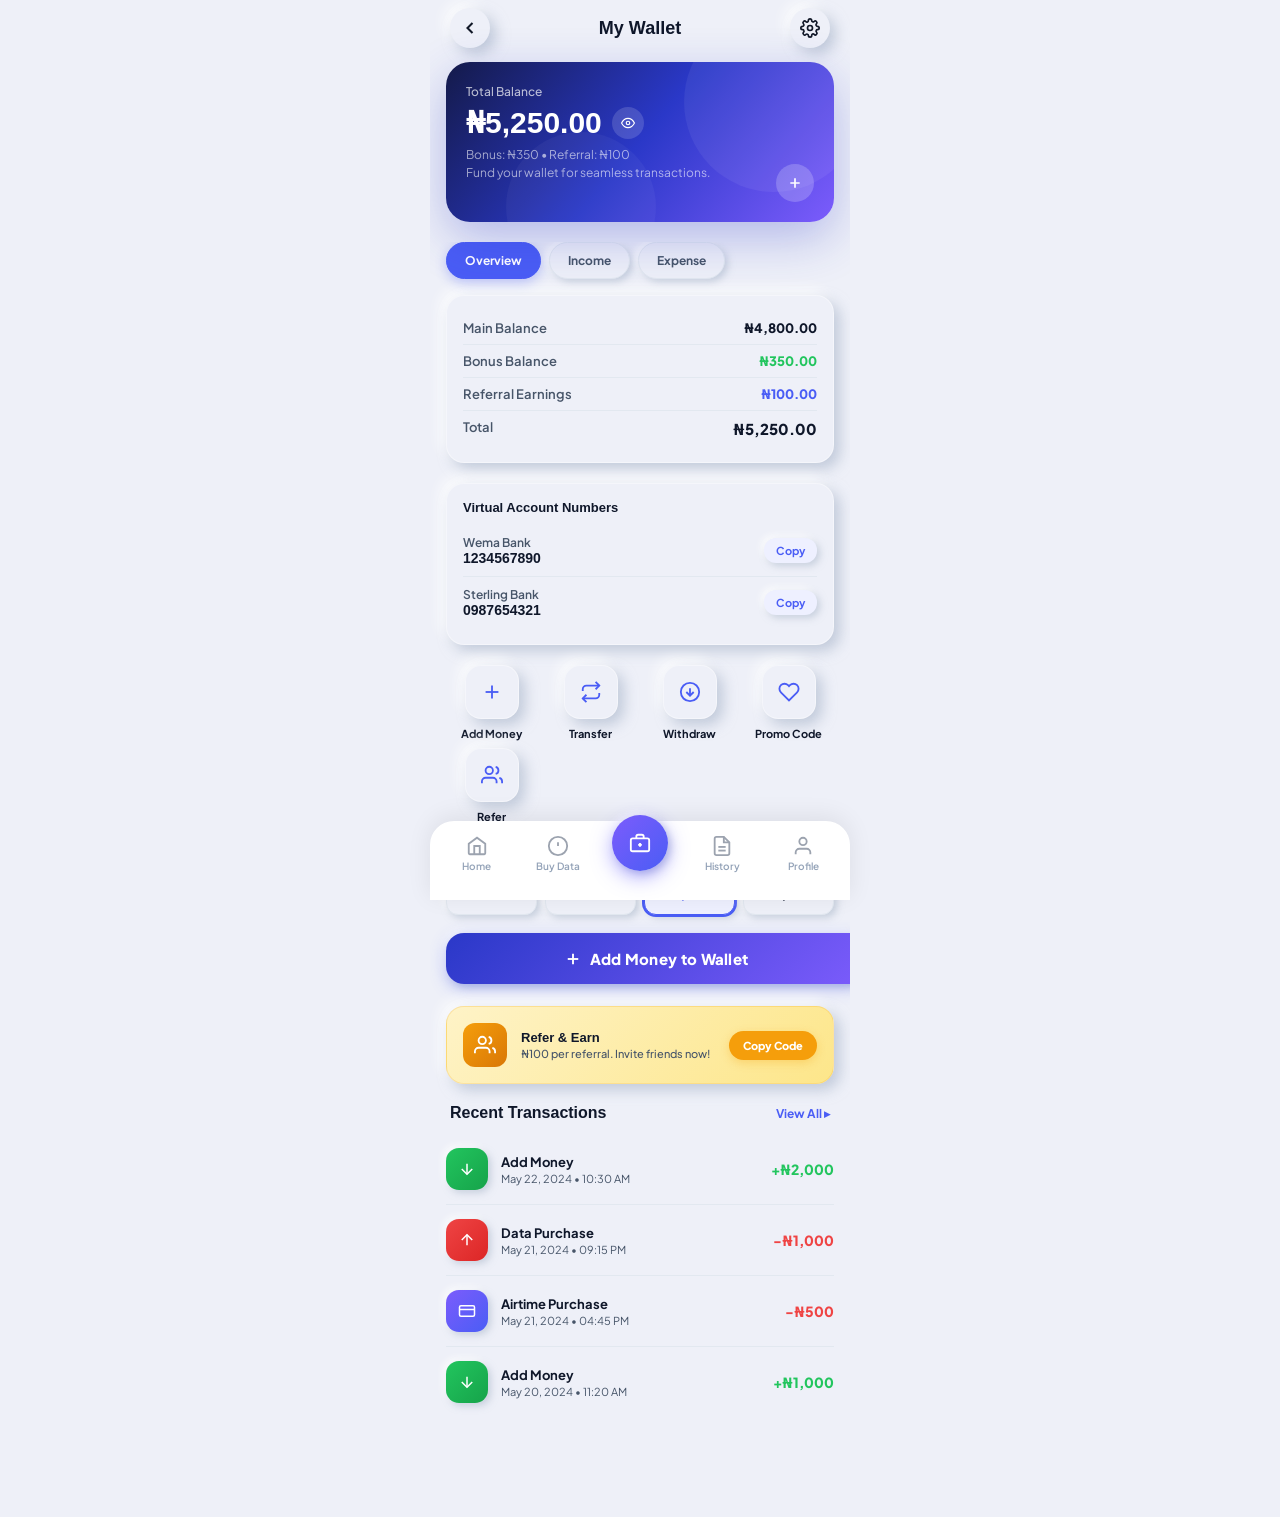
<file: wallet.html>
<!DOCTYPE html>
<html lang="en">
<head>
<meta charset="UTF-8">
<meta name="viewport" content="width=device-width, initial-scale=1.0, maximum-scale=1.0, user-scalable=no">
<title>Wallet — BUMI Network</title>
<link rel="stylesheet" href="design-system.css">
<style>
.topbar{display:flex;justify-content:space-between;align-items:center;padding:8px 20px 14px}
.tb-back{width:40px;height:40px;border-radius:50%;background:var(--bg);display:flex;align-items:center;justify-content:center;cursor:pointer;box-shadow:var(--n-shadow)}
.tb-title{font-size:18px;font-weight:800;color:var(--txt);font-family:'Clash Display',sans-serif}
.tb-icon{width:40px;height:40px;border-radius:50%;background:var(--bg);display:flex;align-items:center;justify-content:center;cursor:pointer;box-shadow:var(--n-shadow)}

/* Balance Card */
.wbal-card{margin:0 16px 20px;border-radius:var(--r-lg);background:linear-gradient(130deg,var(--b2) 0%,var(--b4) 50%,var(--b6) 100%);padding:22px 20px;position:relative;overflow:hidden;min-height:160px;box-shadow:0 16px 48px rgba(42,56,200,.3)}
.wbal-card::before{content:'';position:absolute;top:-50px;right:-30px;width:180px;height:180px;border-radius:50%;background:rgba(255,255,255,.06)}
.wbal-card::after{content:'';position:absolute;bottom:-60px;left:60px;width:150px;height:150px;border-radius:50%;background:rgba(255,255,255,.04)}
.wbal-lbl{font-size:12px;color:rgba(255,255,255,.7);margin-bottom:6px;font-weight:500}
.wbal-row{display:flex;align-items:center;gap:10px;margin-bottom:6px;position:relative;z-index:1}
.wbal-amt{font-size:30px;font-weight:900;color:#fff;font-family:'Clash Display',sans-serif}
.wbal-eye{width:32px;height:32px;background:rgba(255,255,255,.15);border:none;border-radius:50%;display:flex;align-items:center;justify-content:center;cursor:pointer;transition:all .2s}
.wbal-eye:active{background:rgba(255,255,255,.25)}
.wbal-sub{font-size:12px;color:rgba(255,255,255,.6);line-height:1.5;position:relative;z-index:1}
.wbal-plus{position:absolute;right:20px;bottom:20px;width:38px;height:38px;background:rgba(255,255,255,.2);border-radius:50%;display:flex;align-items:center;justify-content:center;cursor:pointer;transition:all .2s;z-index:1}
.wbal-plus:active{transform:scale(0.9)}

/* Balance Breakdown Tabs */
.bbtabs{display:flex;gap:8px;padding:0 16px 16px;overflow-x:auto;scrollbar-width:none}
.bbtabs::-webkit-scrollbar{display:none}
.bbtab{padding:10px 18px;border-radius:var(--r-full);font-size:12px;font-weight:700;cursor:pointer;white-space:nowrap;border:1.5px solid var(--border);color:var(--txt2);background:var(--bg);box-shadow:var(--n-shadow-sm);transition:all .2s;font-family:inherit}
.bbtab.on{background:var(--b5);color:#fff;border-color:var(--b5);box-shadow:0 4px 12px rgba(74,93,245,.3)}

.bb-content{display:none;padding:0 16px 20px}
.bb-content.active{display:block}
.bb-card{background:var(--bg);border-radius:var(--r-md);padding:16px;box-shadow:var(--n-shadow);border:1px solid rgba(255,255,255,.4)}
.bb-row{display:flex;justify-content:space-between;padding:8px 0;border-bottom:1px solid var(--border)}
.bb-row:last-child{border-bottom:none}
.bb-row .l{font-size:13px;color:var(--txt2);font-weight:600}
.bb-row .r{font-size:13px;font-weight:800;color:var(--txt)}

/* Chart placeholder */
.chart-box{height:120px;background:linear-gradient(135deg,rgba(74,93,245,.1),rgba(124,92,252,.1));border-radius:var(--r-md);display:flex;align-items:flex-end;justify-content:center;gap:8px;padding:16px;margin-bottom:16px;box-shadow:var(--n-shadow-in)}
.chart-bar{width:28px;border-radius:6px 6px 0 0;background:linear-gradient(180deg,var(--b5),var(--b6));transition:height .5s var(--ease)}

/* Virtual Account */
.va-card{margin:0 16px 20px;background:var(--bg);border-radius:var(--r-md);padding:16px;box-shadow:var(--n-shadow);border:1px solid rgba(255,255,255,.4)}
.va-title{font-size:13px;font-weight:800;color:var(--txt);margin-bottom:10px;font-family:'Clash Display',sans-serif}
.va-row{display:flex;align-items:center;justify-content:space-between;padding:10px 0;border-bottom:1px solid var(--border)}
.va-row:last-child{border-bottom:none}
.va-bank{font-size:12px;color:var(--txt2);font-weight:600}
.va-num{font-size:14px;font-weight:800;color:var(--txt);font-family:'Clash Display',sans-serif}
.va-copy{background:var(--lightblue);color:var(--b5);border:none;padding:6px 12px;border-radius:var(--r-sm);font-size:11px;font-weight:700;cursor:pointer;box-shadow:var(--n-shadow-sm);transition:all .2s;font-family:inherit}
.va-copy:active{box-shadow:var(--n-shadow-in)}

/* Wallet Actions */
.wacts{display:grid;grid-template-columns:repeat(4,1fr);gap:8px;padding:0 16px 20px}
.wact{display:flex;flex-direction:column;align-items:center;gap:8px;cursor:pointer}
.wact:active .wact-ic{box-shadow:var(--n-shadow-in);transform:scale(0.95)}
.wact-ic{width:54px;height:54px;border-radius:16px;background:var(--bg);box-shadow:var(--n-shadow);display:flex;align-items:center;justify-content:center;transition:all .2s;border:1px solid rgba(255,255,255,.4)}
.wact-ic svg{width:22px;height:22px;stroke:var(--b5);fill:none;stroke-width:2}
.wact-lbl{font-size:11px;color:var(--txt);font-weight:700;text-align:center}

/* Quick Amounts */
.qamts{display:grid;grid-template-columns:repeat(4,1fr);gap:8px;padding:0 16px 18px}
.qamt{background:var(--bg);border:1.5px solid var(--border);border-radius:var(--r-sm);padding:12px 4px;text-align:center;font-size:13px;font-weight:700;color:var(--txt);cursor:pointer;transition:all .15s;box-shadow:var(--n-shadow-sm)}
.qamt.sel,.qamt:hover{border-color:var(--b5);color:var(--b5);background:var(--lightblue);box-shadow:0 0 0 2px var(--b5),var(--n-shadow-sm)}

.add-btn{margin:0 16px 22px}

/* Transactions */
.tx-list{padding:0 16px}
.tx{display:flex;align-items:center;gap:13px;padding:14px 0;border-bottom:1px solid var(--border)}
.tx:last-child{border-bottom:none}
.tx-ic{width:42px;height:42px;border-radius:13px;display:flex;align-items:center;justify-content:center;flex-shrink:0;box-shadow:var(--n-shadow-sm)}
.tx-ic svg{width:18px;height:18px;stroke:#fff;fill:none;stroke-width:2}
.tx-ic.cr{background:linear-gradient(135deg,var(--green),#16a34a)}
.tx-ic.db{background:linear-gradient(135deg,var(--red),#dc2626)}
.tx-ic.tr{background:linear-gradient(135deg,var(--b6),var(--b5))}
.tx-info{flex:1}
.tx-ttl{font-size:13px;font-weight:700;color:var(--txt)}
.tx-dt{font-size:11px;color:var(--txt2);margin-top:2px}
.tx-amt{font-size:14px;font-weight:900}
.tx-amt.cr{color:var(--green)}
.tx-amt.db{color:var(--red)}

/* Referral Banner */
.ref-banner{margin:0 16px 20px;background:linear-gradient(135deg,#fef3c7,#fde68a);border-radius:var(--r-md);padding:16px;box-shadow:var(--n-shadow);border:1px solid rgba(245,158,11,.2);display:flex;align-items:center;gap:14px}
.ref-icon{width:44px;height:44px;border-radius:12px;background:linear-gradient(135deg,var(--amber),#d97706);display:flex;align-items:center;justify-content:center;flex-shrink:0}
.ref-icon svg{width:22px;height:22px;stroke:#fff;fill:none;stroke-width:2}
.ref-text{flex:1}
.ref-title{font-size:13px;font-weight:800;color:var(--txt);font-family:'Clash Display',sans-serif}
.ref-sub{font-size:11px;color:var(--txt2);margin-top:2px;font-weight:500}
.ref-btn{background:var(--amber);color:#fff;border:none;padding:8px 14px;border-radius:var(--r-full);font-size:11px;font-weight:800;cursor:pointer;box-shadow:0 3px 10px rgba(245,158,11,.3);white-space:nowrap;transition:all .2s;font-family:inherit}
.ref-btn:active{transform:scale(0.95)}
</style>
</head>
<body>
<div class="app-wrap">

<div class="screen active">
  
  <div class="sc">
    <div class="topbar">
      <div class="tb-back" onclick="location.href='home.html'"><svg width="20" height="20" viewBox="0 0 24 24" fill="none" stroke="#111827" stroke-width="2.5"><polyline points="15 18 9 12 15 6"/></svg></div>
      <span class="tb-title">My Wallet</span>
      <div class="tb-icon"><svg width="20" height="20" viewBox="0 0 24 24" fill="none" stroke="#111827" stroke-width="2"><circle cx="12" cy="12" r="3"/><path d="M19.4 15a1.65 1.65 0 0 0 .33 1.82l.06.06a2 2 0 0 1-2.83 2.83l-.06-.06a1.65 1.65 0 0 0-1.82-.33 1.65 1.65 0 0 0-1 1.51V21a2 2 0 0 1-4 0v-.09A1.65 1.65 0 0 0 9 19.4a1.65 1.65 0 0 0-1.82.33l-.06.06a2 2 0 0 1-2.83-2.83l.06-.06A1.65 1.65 0 0 0 4.68 15a1.65 1.65 0 0 0-1.51-1H3a2 2 0 0 1 0-4h.09A1.65 1.65 0 0 0 4.6 9a1.65 1.65 0 0 0-.33-1.82l-.06-.06a2 2 0 0 1 2.83-2.83l.06.06A1.65 1.65 0 0 0 9 4.68a1.65 1.65 0 0 0 1-1.51V3a2 2 0 0 1 4 0v.09a1.65 1.65 0 0 0 1 1.51 1.65 1.65 0 0 0 1.82-.33l.06-.06a2 2 0 0 1 2.83 2.83l-.06.06A1.65 1.65 0 0 0 19.4 9a1.65 1.65 0 0 0 1.51 1H21a2 2 0 0 1 0 4h-.09a1.65 1.65 0 0 0-1.51 1z"/></svg></div>
    </div>

    <!-- Balance Card -->
    <div class="wbal-card">
      <div class="wbal-lbl">Total Balance</div>
      <div class="wbal-row">
        <span class="wbal-amt">₦5,250.00</span>
        <button class="wbal-eye" onclick="toggleBal(this)"><svg width="14" height="14" viewBox="0 0 24 24" fill="none" stroke="white" stroke-width="2"><path d="M1 12s4-8 11-8 11 8 11 8-4 8-11 8-11-8-11-8z"/><circle cx="12" cy="12" r="3"/></svg></button>
      </div>
      <div class="wbal-sub">Bonus: ₦350 • Referral: ₦100<br>Fund your wallet for seamless transactions.</div>
      <div class="wbal-plus"><svg width="16" height="16" viewBox="0 0 24 24" fill="none" stroke="white" stroke-width="2.5"><line x1="12" y1="5" x2="12" y2="19"/><line x1="5" y1="12" x2="19" y2="12"/></svg></div>
    </div>

    <!-- Balance Breakdown Tabs -->
    <div class="bbtabs">
      <div class="bbtab on" onclick="selBbtab(this,'overview')">Overview</div>
      <div class="bbtab" onclick="selBbtab(this,'income')">Income</div>
      <div class="bbtab" onclick="selBbtab(this,'expense')">Expense</div>
    </div>

    <div class="bb-content active" id="bb-overview">
      <div class="bb-card">
        <div class="bb-row"><span class="l">Main Balance</span><span class="r">₦4,800.00</span></div>
        <div class="bb-row"><span class="l">Bonus Balance</span><span class="r" style="color:var(--green)">₦350.00</span></div>
        <div class="bb-row"><span class="l">Referral Earnings</span><span class="r" style="color:var(--b5)">₦100.00</span></div>
        <div class="bb-row"><span class="l">Total</span><span class="r" style="font-size:15px">₦5,250.00</span></div>
      </div>
    </div>
    <div class="bb-content" id="bb-income">
      <div class="bb-card">
        <div class="chart-box">
          <div class="chart-bar" style="height:40%"></div>
          <div class="chart-bar" style="height:65%"></div>
          <div class="chart-bar" style="height:45%"></div>
          <div class="chart-bar" style="height:80%"></div>
          <div class="chart-bar" style="height:55%"></div>
          <div class="chart-bar" style="height:70%"></div>
        </div>
        <div class="bb-row"><span class="l">Wallet Top-ups</span><span class="r" style="color:var(--green)">+₦8,000</span></div>
        <div class="bb-row"><span class="l">Cashback Earned</span><span class="r" style="color:var(--green)">+₦350</span></div>
        <div class="bb-row"><span class="l">Referrals</span><span class="r" style="color:var(--green)">+₦100</span></div>
      </div>
    </div>
    <div class="bb-content" id="bb-expense">
      <div class="bb-card">
        <div class="chart-box">
          <div class="chart-bar" style="height:30%;background:linear-gradient(180deg,var(--red),#dc2626)"></div>
          <div class="chart-bar" style="height:50%;background:linear-gradient(180deg,var(--red),#dc2626)"></div>
          <div class="chart-bar" style="height:35%;background:linear-gradient(180deg,var(--red),#dc2626)"></div>
          <div class="chart-bar" style="height:60%;background:linear-gradient(180deg,var(--red),#dc2626)"></div>
          <div class="chart-bar" style="height:25%;background:linear-gradient(180deg,var(--red),#dc2626)"></div>
          <div class="chart-bar" style="height:45%;background:linear-gradient(180deg,var(--red),#dc2626)"></div>
        </div>
        <div class="bb-row"><span class="l">Data Purchases</span><span class="r" style="color:var(--red)">-₦2,400</span></div>
        <div class="bb-row"><span class="l">Airtime</span><span class="r" style="color:var(--red)">-₦1,500</span></div>
        <div class="bb-row"><span class="l">Electricity</span><span class="r" style="color:var(--red)">-₦2,000</span></div>
      </div>
    </div>

    <!-- Virtual Account -->
    <div class="va-card">
      <div class="va-title">Virtual Account Numbers</div>
      <div class="va-row">
        <div><div class="va-bank">Wema Bank</div><div class="va-num">1234567890</div></div>
        <button class="va-copy" onclick="this.textContent='Copied!';setTimeout(()=>this.textContent='Copy',2000)">Copy</button>
      </div>
      <div class="va-row">
        <div><div class="va-bank">Sterling Bank</div><div class="va-num">0987654321</div></div>
        <button class="va-copy" onclick="this.textContent='Copied!';setTimeout(()=>this.textContent='Copy',2000)">Copy</button>
      </div>
    </div>

    <!-- Wallet Actions -->
    <div class="wacts">
      <div class="wact">
        <div class="wact-ic"><svg viewBox="0 0 24 24"><line x1="12" y1="5" x2="12" y2="19"/><line x1="5" y1="12" x2="19" y2="12"/></svg></div>
        <span class="wact-lbl">Add Money</span>
      </div>
      <div class="wact">
        <div class="wact-ic"><svg viewBox="0 0 24 24"><polyline points="17 1 21 5 17 9"/><path d="M3 11V9a4 4 0 0 1 4-4h14"/><polyline points="7 23 3 19 7 15"/><path d="M21 13v2a4 4 0 0 1-4 4H3"/></svg></div>
        <span class="wact-lbl">Transfer</span>
      </div>
      <div class="wact">
        <div class="wact-ic"><svg viewBox="0 0 24 24"><circle cx="12" cy="12" r="10"/><line x1="12" y1="8" x2="12" y2="16"/><polyline points="8 12 12 16 16 12"/></svg></div>
        <span class="wact-lbl">Withdraw</span>
      </div>
      <div class="wact">
        <div class="wact-ic"><svg viewBox="0 0 24 24"><path d="M20.84 4.61a5.5 5.5 0 0 0-7.78 0L12 5.67l-1.06-1.06a5.5 5.5 0 0 0-7.78 7.78l1.06 1.06L12 21.23l7.78-7.78 1.06-1.06a5.5 5.5 0 0 0 0-7.78z"/></svg></div>
        <span class="wact-lbl">Promo Code</span>
      </div>
      <div class="wact">
        <div class="wact-ic"><svg viewBox="0 0 24 24"><path d="M17 21v-2a4 4 0 0 0-4-4H5a4 4 0 0 0-4 4v2"/><circle cx="9" cy="7" r="4"/><path d="M23 21v-2a4 4 0 0 0-3-3.87M16 3.13a4 4 0 0 1 0 7.75"/></svg></div>
        <span class="wact-lbl">Refer</span>
      </div>
    </div>

    <!-- Quick Amounts -->
    <div class="sh"><span class="sh-title">Quick Amount</span></div>
    <div class="qamts">
      <div class="qamt" onclick="selAmt(this)">₦200</div>
      <div class="qamt" onclick="selAmt(this)">₦500</div>
      <div class="qamt sel" onclick="selAmt(this)">₦1,000</div>
      <div class="qamt" onclick="selAmt(this)">₦2,000</div>
    </div>

    <button class="btn-primary add-btn w-full">
      <svg width="18" height="18" viewBox="0 0 24 24" fill="none" stroke="white" stroke-width="2.5"><line x1="12" y1="5" x2="12" y2="19"/><line x1="5" y1="12" x2="19" y2="12"/></svg>
      Add Money to Wallet
    </button>

    <!-- Referral Banner -->
    <div class="ref-banner">
      <div class="ref-icon"><svg viewBox="0 0 24 24"><path d="M17 21v-2a4 4 0 0 0-4-4H5a4 4 0 0 0-4 4v2"/><circle cx="9" cy="7" r="4"/><path d="M23 21v-2a4 4 0 0 0-3-3.87M16 3.13a4 4 0 0 1 0 7.75"/></svg></div>
      <div class="ref-text">
        <div class="ref-title">Refer & Earn</div>
        <div class="ref-sub">₦100 per referral. Invite friends now!</div>
      </div>
      <button class="ref-btn" onclick="this.textContent='Copied!';setTimeout(()=>this.textContent='Copy Code',2000)">Copy Code</button>
    </div>

    <!-- Recent Transactions -->
    <div class="sh"><span class="sh-title">Recent Transactions</span><span class="sh-link" onclick="location.href='history.html'">View All ▸</span></div>
    <div class="tx-list">
      <div class="tx">
        <div class="tx-ic cr"><svg viewBox="0 0 24 24"><line x1="12" y1="5" x2="12" y2="19"/><polyline points="19 12 12 19 5 12"/></svg></div>
        <div class="tx-info"><div class="tx-ttl">Add Money</div><div class="tx-dt">May 22, 2024 • 10:30 AM</div></div>
        <div class="tx-amt cr">+₦2,000</div>
      </div>
      <div class="tx">
        <div class="tx-ic db"><svg viewBox="0 0 24 24"><line x1="12" y1="19" x2="12" y2="5"/><polyline points="5 12 12 5 19 12"/></svg></div>
        <div class="tx-info"><div class="tx-ttl">Data Purchase</div><div class="tx-dt">May 21, 2024 • 09:15 PM</div></div>
        <div class="tx-amt db">-₦1,000</div>
      </div>
      <div class="tx">
        <div class="tx-ic tr"><svg viewBox="0 0 24 24"><rect x="2" y="5" width="20" height="14" rx="2"/><line x1="2" y1="10" x2="22" y2="10"/></svg></div>
        <div class="tx-info"><div class="tx-ttl">Airtime Purchase</div><div class="tx-dt">May 21, 2024 • 04:45 PM</div></div>
        <div class="tx-amt db">-₦500</div>
      </div>
      <div class="tx">
        <div class="tx-ic cr"><svg viewBox="0 0 24 24"><line x1="12" y1="5" x2="12" y2="19"/><polyline points="19 12 12 19 5 12"/></svg></div>
        <div class="tx-info"><div class="tx-ttl">Add Money</div><div class="tx-dt">May 20, 2024 • 11:20 AM</div></div>
        <div class="tx-amt cr">+₦1,000</div>
      </div>
    </div>
  </div>

  <div class="nav">
    <div class="ni" onclick="location.href='home.html'"><svg viewBox="0 0 24 24" fill="none" stroke="#9ca3af" stroke-width="2"><path d="M3 9.5L12 3l9 6.5V20a1 1 0 0 1-1 1H4a1 1 0 0 1-1-1z"/><polyline points="9 21 9 12 15 12 15 21"/></svg><span class="ni-lbl">Home</span></div>
    <div class="ni" onclick="location.href='buy-data.html'"><svg viewBox="0 0 24 24" fill="none" stroke="#9ca3af" stroke-width="2"><circle cx="12" cy="12" r="10"/><line x1="12" y1="8" x2="12" y2="12"/><line x1="12" y1="16" x2="12.01" y2="16"/></svg><span class="ni-lbl">Buy Data</span></div>
    <div class="ncb" onclick="location.href='wallet.html'"><svg viewBox="0 0 24 24" fill="none" stroke="white" stroke-width="2"><rect x="2" y="7" width="20" height="14" rx="2"/><path d="M16 7V5a2 2 0 0 0-2-2h-4a2 2 0 0 0-2 2v2"/><line x1="12" y1="12" x2="12" y2="16"/><line x1="10" y1="14" x2="14" y2="14"/></svg></div>
    <div class="ni" onclick="location.href='history.html'"><svg viewBox="0 0 24 24" fill="none" stroke="#9ca3af" stroke-width="2"><path d="M14 2H6a2 2 0 0 0-2 2v16a2 2 0 0 0 2 2h12a2 2 0 0 0 2-2V8z"/><polyline points="14 2 14 8 20 8"/><line x1="16" y1="13" x2="8" y2="13"/><line x1="16" y1="17" x2="8" y2="17"/></svg><span class="ni-lbl">History</span></div>
    <div class="ni" onclick="location.href='profile.html'"><svg viewBox="0 0 24 24" fill="none" stroke="#9ca3af" stroke-width="2"><path d="M20 21v-2a4 4 0 0 0-4-4H8a4 4 0 0 0-4 4v2"/><circle cx="12" cy="7" r="4"/></svg><span class="ni-lbl">Profile</span></div>
  </div>
</div>

<script>
function toggleBal(btn){
  const amt=btn.previousElementSibling;
  if(amt.dataset.hidden==='true'){amt.textContent='₦5,250.00';amt.dataset.hidden='false';btn.innerHTML='<svg width="14" height="14" viewBox="0 0 24 24" fill="none" stroke="white" stroke-width="2"><path d="M1 12s4-8 11-8 11 8 11 8-4 8-11 8-11-8-11-8z"/><circle cx="12" cy="12" r="3"/></svg>';}
  else{amt.textContent='₦••••••';amt.dataset.hidden='true';btn.innerHTML='<svg width="14" height="14" viewBox="0 0 24 24" fill="none" stroke="white" stroke-width="2"><path d="M17.94 17.94A10.07 10.07 0 0 1 12 20c-7 0-11-8-11-8a18.45 18.45 0 0 1 5.06-5.94M9.9 4.24A9.12 9.12 0 0 1 12 4c7 0 11 8 11 8a18.5 18.5 0 0 1-2.16 3.19m-6.72-1.07a3 3 0 1 1-4.24-4.24"/><line x1="1" y1="1" x2="23" y2="23"/></svg>';}
}
function selBbtab(el,id){
  el.closest('.bbtabs').querySelectorAll('.bbtab').forEach(t=>t.classList.remove('on'));
  el.classList.add('on');
  document.querySelectorAll('.bb-content').forEach(c=>c.classList.remove('active'));
  document.getElementById('bb-'+id).classList.add('active');
}
function selAmt(el){
  el.closest('.qamts').querySelectorAll('.qamt').forEach(a=>a.classList.remove('sel'));
  el.classList.add('sel');
}
</script>
</body>
</html>
</file>
<file: design-system.css>
/* ============================================================
   BUMI Network — Design System
   ============================================================ */

/* ── Google Fonts ── */
@import url('https://fonts.googleapis.com/css2?family=Plus+Jakarta+Sans:wght@400;500;600;700;800;900&family=Clash+Display:wght@400;500;600;700;800;900&display=swap');

/* ── CSS Variables ── */
:root {
  /* Brand */
  --b1:#0b0f2e; --b2:#141a4a; --b3:#1e2875; --b4:#2a38c8;
  --b5:#4a5df5; --b6:#7c5cfc; --b7:#a78bfa;
  /* Accents */
  --green:#22c55e; --red:#ef4444; --amber:#f59e0b; --orange:#f97316;
  /* Text */
  --txt:#0f172a; --txt2:#475569; --txt3:#94a3b8; --txt4:#cbd5e1;
  /* Surfaces */
  --bg:#eef0f8; --surface:#ffffff; --surface2:#f8fafc;
  --border:#e2e8f0; --lightblue:#eef0ff;
  /* Neumorphism shadows */
  --n-shadow: 6px 6px 14px rgba(163,177,198,0.6),
             -6px -6px 14px rgba(255,255,255,0.8);
  --n-shadow-in: inset 4px 4px 8px rgba(163,177,198,0.5),
                 inset -4px -4px 8px rgba(255,255,255,0.9);
  --n-shadow-sm: 3px 3px 7px rgba(163,177,198,0.5),
                -3px -3px 7px rgba(255,255,255,0.8);
  /* Glass */
  --glass: rgba(255,255,255,0.08);
  --glass-border: rgba(255,255,255,0.15);
  /* Radii */
  --r-sm:12px; --r-md:18px; --r-lg:24px; --r-xl:32px; --r-full:9999px;
  /* Transitions */
  --ease: cubic-bezier(0.4,0,0.2,1);
}

/* ── Reset ── */
*,*::before,*::after{margin:0;padding:0;box-sizing:border-box;-webkit-tap-highlight-color:transparent}
html{scroll-behavior:smooth}
body{font-family:'Plus Jakarta Sans',-apple-system,BlinkMacSystemFont,'Segoe UI',sans-serif;background:var(--bg);color:var(--txt);min-height:100vh;overflow-x:hidden}
h1,h2,h3,h4,h5,h6{font-family:'Clash Display','Plus Jakarta Sans',sans-serif;font-weight:800;line-height:1.15}

/* ── Mobile Container ── */
.app-wrap{width:100%;max-width:420px;margin:0 auto;min-height:100vh;position:relative;background:var(--bg)}

/* ── Screen System ── */
.screen{display:none;flex-direction:column;min-height:100vh;position:relative}
.screen.active{display:flex}

/* ── Scrollable Body ── */
.sc{flex:1;overflow-y:auto;overflow-x:hidden;-webkit-overflow-scrolling:touch;scrollbar-width:none;padding-bottom:100px}
.sc::-webkit-scrollbar{display:none}

/* ── Status Bar ── */
.sb{display:flex;justify-content:space-between;align-items:center;padding:14px 24px 6px;flex-shrink:0}
.sb-time{font-size:15px;font-weight:800;color:var(--txt);font-variant-numeric:tabular-nums}
.sb-right{display:flex;align-items:center;gap:5px}
.bars{display:flex;align-items:flex-end;gap:2px}
.bars b{display:block;width:3px;border-radius:1.5px;background:var(--txt)}
.bars b:nth-child(1){height:4px}
.bars b:nth-child(2){height:7px}
.bars b:nth-child(3){height:10px}
.bars b:nth-child(4){height:13px}

/* ── Bottom Nav ── */
.nav{position:fixed;bottom:0;left:50%;transform:translateX(-50%);width:100%;max-width:420px;background:var(--surface);display:flex;justify-content:space-around;align-items:center;padding:10px 6px 24px;box-shadow:0 -4px 24px rgba(0,0,0,.08);z-index:100;border-radius:24px 24px 0 0}
.ni{display:flex;flex-direction:column;align-items:center;gap:3px;cursor:pointer;min-width:54px;padding:4px 0;transition:transform .2s var(--ease)}
.ni:active{transform:scale(0.92)}
.ni-lbl{font-size:10px;font-weight:600;color:var(--txt3);transition:color .2s}
.ni.on .ni-lbl{color:var(--b5);font-weight:800}
.ni svg{width:22px;height:22px;transition:stroke .2s}
.ni.on svg{stroke:var(--b5)}
.ncb{width:56px;height:56px;border-radius:50%;background:linear-gradient(135deg,var(--b6),var(--b5));display:flex;align-items:center;justify-content:center;box-shadow:0 6px 20px rgba(100,90,255,.5),var(--n-shadow-sm);cursor:pointer;margin-top:-22px;flex-shrink:0;transition:transform .2s var(--ease),box-shadow .3s}
.ncb:active{transform:scale(0.92)}
.ncb:hover{box-shadow:0 8px 28px rgba(100,90,255,.6),var(--n-shadow-sm)}
.ncb svg{width:22px;height:22px}

/* ── Neumorphic Cards ── */
.n-card{background:var(--bg);border-radius:var(--r-md);box-shadow:var(--n-shadow);transition:all .25s var(--ease);border:1px solid rgba(255,255,255,0.4)}
.n-card:active{box-shadow:var(--n-shadow-in);transform:scale(0.98)}
.n-card-flat{background:var(--bg);border-radius:var(--r-md);box-shadow:var(--n-shadow-sm);border:1px solid rgba(255,255,255,0.3)}

/* ── Glass Cards ── */
.glass{background:var(--glass);backdrop-filter:blur(20px);-webkit-backdrop-filter:blur(20px);border:1px solid var(--glass-border);border-radius:var(--r-lg)}

/* ── Buttons ── */
.btn-primary{background:linear-gradient(135deg,var(--b4),var(--b6));color:#fff;border:none;border-radius:var(--r-md);padding:16px;font-size:15px;font-weight:800;cursor:pointer;display:flex;align-items:center;justify-content:center;gap:8px;letter-spacing:.3px;box-shadow:0 4px 16px rgba(74,93,245,.35),var(--n-shadow-sm);transition:all .25s var(--ease);font-family:inherit}
.btn-primary:hover{transform:translateY(-2px);box-shadow:0 6px 24px rgba(74,93,245,.45),var(--n-shadow-sm)}
.btn-primary:active{transform:translateY(0);box-shadow:0 2px 8px rgba(74,93,245,.3)}
.btn-outline{background:var(--bg);color:var(--b5);border:2px solid var(--b5);border-radius:var(--r-md);padding:14px;font-size:15px;font-weight:700;cursor:pointer;transition:all .2s;font-family:inherit}
.btn-outline:hover{background:var(--lightblue)}

/* ── Inputs ── */
.n-input{background:var(--bg);box-shadow:var(--n-shadow-in);border:none;border-radius:var(--r-sm);padding:14px 16px;font-size:14px;font-weight:600;color:var(--txt);font-family:inherit;width:100%;outline:none;transition:box-shadow .2s}
.n-input:focus{box-shadow:var(--n-shadow-in),0 0 0 2px var(--b5)}
.n-input::placeholder{color:var(--txt3);font-weight:500}

/* ── Section Header ── */
.sh{display:flex;justify-content:space-between;align-items:center;padding:0 20px 12px}
.sh-title{font-size:16px;font-weight:800;color:var(--txt);font-family:'Clash Display',sans-serif}
.sh-link{font-size:12px;font-weight:700;color:var(--b5);display:flex;align-items:center;gap:2px;cursor:pointer;transition:opacity .2s}
.sh-link:hover{opacity:.7}

/* ── Animations ── */
@keyframes float {
  0%,100%{transform:translateY(0)}
  50%{transform:translateY(-8px)}
}
@keyframes pulse-glow {
  0%,100%{box-shadow:0 0 0 0 rgba(74,93,245,.4)}
  50%{box-shadow:0 0 20px 8px rgba(74,93,245,.15)}
}
@keyframes sparkle {
  0%,100%{opacity:0;transform:scale(0) rotate(0deg)}
  50%{opacity:1;transform:scale(1) rotate(180deg)}
}
@keyframes slideUp {
  from{opacity:0;transform:translateY(30px)}
  to{opacity:1;transform:translateY(0)}
}
@keyframes fadeIn {
  from{opacity:0}
  to{opacity:1}
}
@keyframes shimmer {
  0%{background-position:-200% 0}
  100%{background-position:200% 0}
}
@keyframes spin-slow {
  from{transform:rotate(0deg)}
  to{transform:rotate(360deg)}
}
@keyframes bounce-in {
  0%{transform:scale(0.3);opacity:0}
  50%{transform:scale(1.05)}
  70%{transform:scale(0.95)}
  100%{transform:scale(1);opacity:1}
}
.animate-slideUp{animation:slideUp .5s var(--ease) forwards}
.animate-fadeIn{animation:fadeIn .4s var(--ease) forwards}
.animate-bounceIn{animation:bounce-in .6s var(--ease) forwards}
.float{animation:float 3s ease-in-out infinite}
.pulse-glow{animation:pulse-glow 2s ease-in-out infinite}

/* ── Ambient Orbs ── */
.orb{position:absolute;border-radius:50%;filter:blur(60px);pointer-events:none;z-index:0;opacity:.5}
.orb-1{width:200px;height:200px;background:linear-gradient(135deg,var(--b5),var(--b6));top:-60px;right:-40px}
.orb-2{width:160px;height:160px;background:linear-gradient(135deg,var(--b6),var(--b7));bottom:10%;left:-50px;opacity:.3}
.orb-3{width:120px;height:120px;background:linear-gradient(135deg,var(--green),var(--b5));top:40%;right:-30px;opacity:.25}

/* ── Sparkle Elements ── */
.sparkle{position:absolute;width:4px;height:4px;background:#fff;border-radius:50%;animation:sparkle 2s ease-in-out infinite}

/* ── Scrollbar hide utility ── */
.hide-scroll::-webkit-scrollbar{display:none}
.hide-scroll{scrollbar-width:none}

/* ── Utility ── */
.text-gradient{background:linear-gradient(135deg,var(--b4),var(--b6));-webkit-background-clip:text;-webkit-text-fill-color:transparent;background-clip:text}
.fw-800{font-weight:800}
.fw-900{font-weight:900}
.text-center{text-align:center}
.w-full{width:100%}
.mt-1{margin-top:4px}.mt-2{margin-top:8px}.mt-3{margin-top:12px}.mt-4{margin-top:16px}
.mb-1{margin-bottom:4px}.mb-2{margin-bottom:8px}.mb-3{margin-bottom:12px}.mb-4{margin-bottom:16px}
.px-4{padding-left:16px;padding-right:16px}
.py-3{padding-top:12px;padding-bottom:12px}
.gap-2{gap:8px}.gap-3{gap:12px}
.flex{display:flex}.flex-col{flex-direction:column}.items-center{align-items:center}.justify-between{justify-content:space-between}.justify-center{justify-content:center}
.grid{display:grid}
.relative{position:relative}.overflow-hidden{overflow:hidden}
</file>
